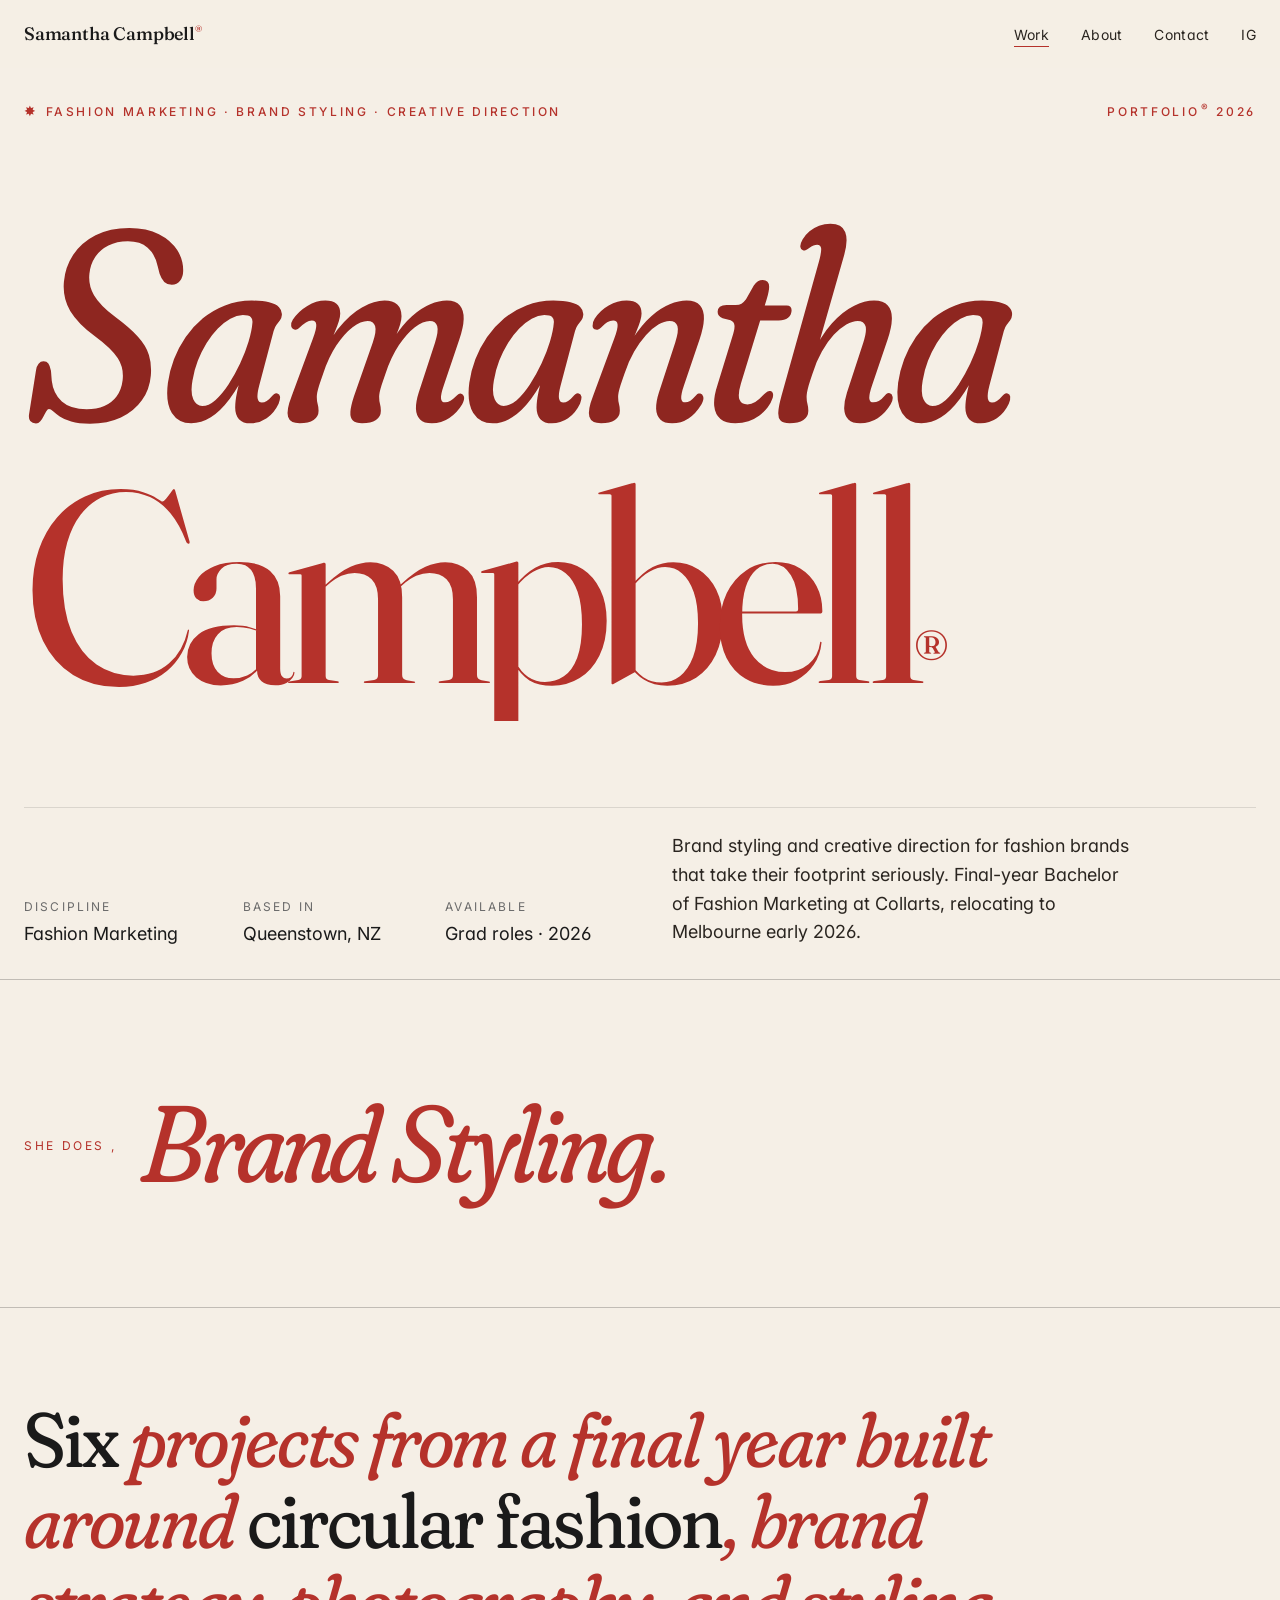
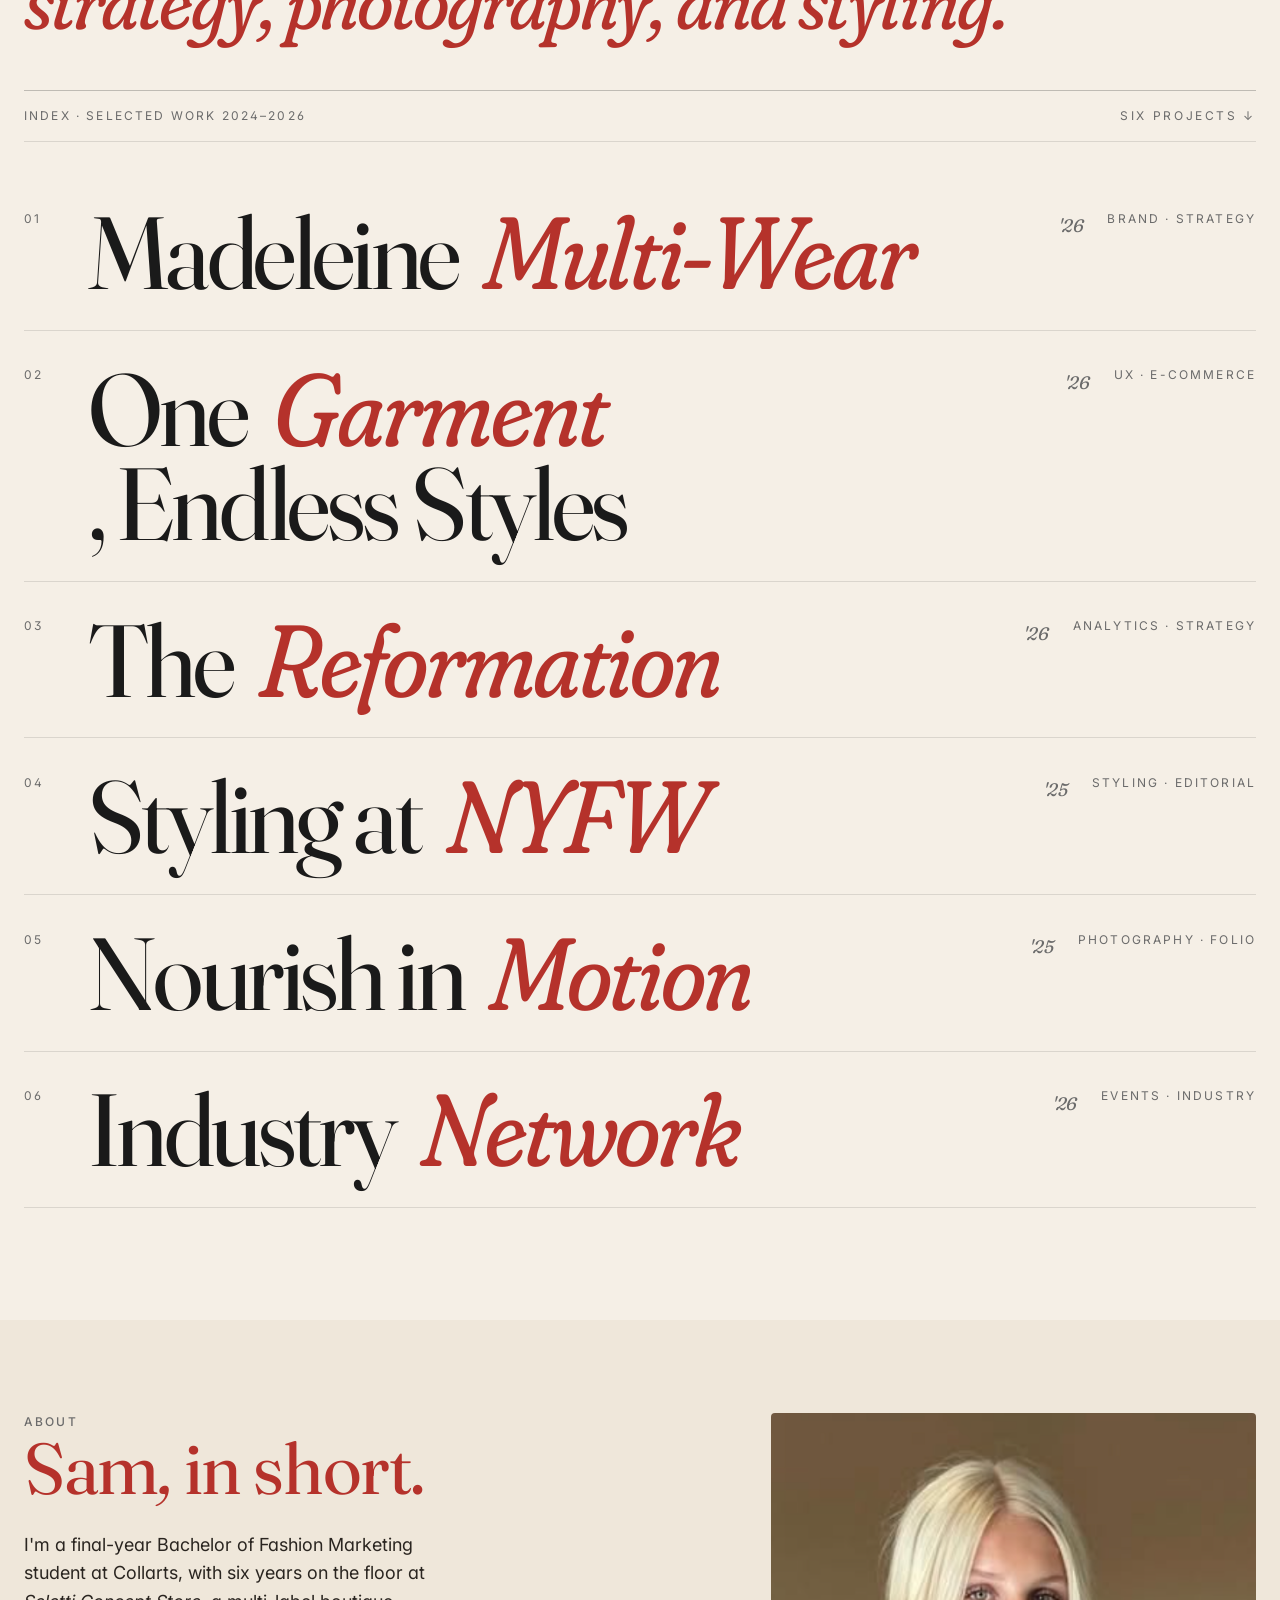
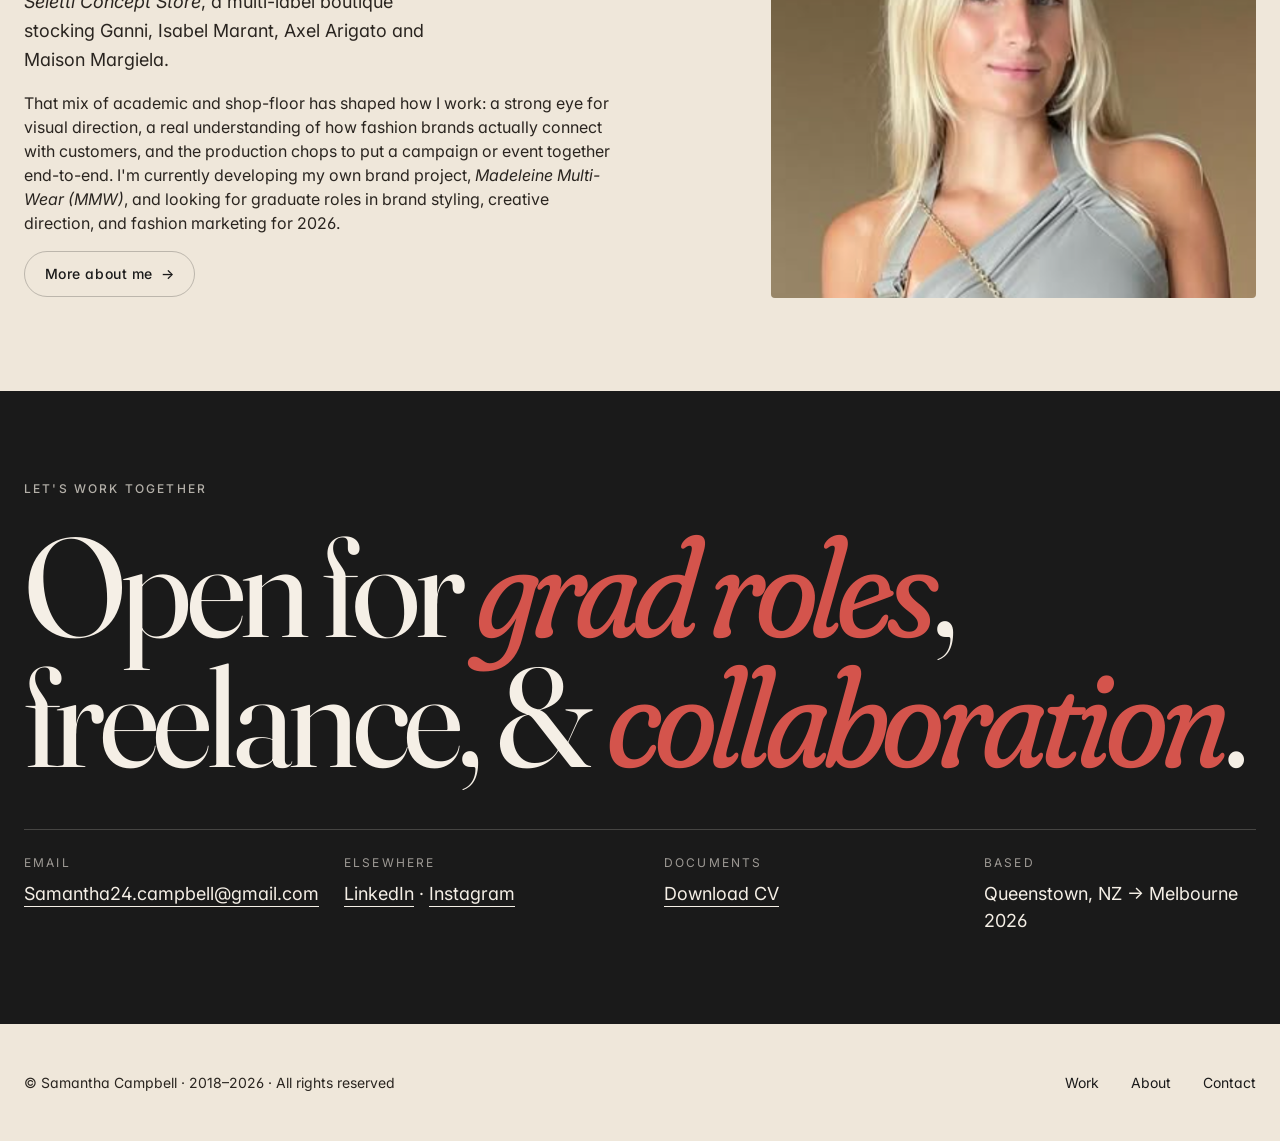
<file: index.html>
<!doctype html>
<html lang="en">
<head>
  <meta charset="utf-8" />
  <meta name="viewport" content="width=device-width, initial-scale=1" />
  <title>Samantha Campbell, Fashion Marketing & Brand Styling</title>
  <meta name="description" content="Samantha Campbell, fashion marketing, brand styling, and creative direction. Final-year Bachelor of Fashion Marketing at Collarts. Based in Queenstown, relocating Melbourne 2026." />
  <meta name="theme-color" content="#F5EFE6" />

  <link rel="preconnect" href="https://fonts.googleapis.com" />
  <link rel="preconnect" href="https://fonts.gstatic.com" crossorigin />
  <link href="https://fonts.googleapis.com/css2?family=Fraunces:ital,opsz,wght,SOFT@0,9..144,400;0,9..144,500;0,9..144,600;1,9..144,400;1,9..144,500&family=Inter:wght@400;500;600&display=swap" rel="stylesheet" />

  <link rel="stylesheet" href="css/tokens.css" />
  <link rel="stylesheet" href="css/styles.css" />
</head>
<body>

  <header class="nav" id="nav">
    <div class="container nav__inner">
      <a class="nav__brand" href="index.html">Samantha Campbell<sup>®</sup></a>
      <button class="nav__toggle" aria-expanded="false" aria-controls="nav-list">Menu</button>
      <nav>
        <ul class="nav__list" id="nav-list">
          <li><a class="nav__link is-active" href="index.html">Work</a></li>
          <li><a class="nav__link" href="about.html">About</a></li>
          <li><a class="nav__link" href="#contact">Contact</a></li>
          <li><a class="nav__link" href="https://instagram.com/samanthacampbellll" rel="noopener" target="_blank">IG</a></li>
        </ul>
      </nav>
    </div>
  </header>

  <main id="main">
    <!-- Hero -->
    <section class="hero">
      <div class="container">
        <div class="hero__top">
          <span><span class="hero__star" aria-hidden="true">✸</span>Fashion Marketing · Brand Styling · Creative Direction</span>
          <span>Portfolio<sup style="margin-left:0.2em;">®</sup> 2026</span>
        </div>
        <div class="hero__name-wrap">
          <h1 class="hero__name">
            <span class="hero__line"><span class="hero__line-inner"><em>Samantha</em></span></span>
            <span class="hero__line"><span class="hero__line-inner delay">Campbell<sup>®</sup></span></span>
          </h1>
        </div>
        <div class="hero__bottom">
          <dl class="hero__meta">
            <div>
              <dt>Discipline</dt>
              <dd>Fashion Marketing</dd>
            </div>
            <div>
              <dt>Based in</dt>
              <dd>Queenstown, NZ</dd>
            </div>
            <div>
              <dt>Available</dt>
              <dd>Grad roles · 2026</dd>
            </div>
          </dl>
          <p class="hero__intro lede">
            Brand styling and creative direction for fashion brands that take their footprint seriously. Final-year Bachelor of Fashion Marketing at Collarts, relocating to Melbourne early 2026.
          </p>
        </div>
      </div>
    </section>

    <!-- Discipline cycler -->
    <section class="cycler" aria-label="Disciplines">
      <div class="container">
        <div class="cycler__row fade-in">
          <span class="cycler__label">She does ,</span>
          <span class="cycler__words" aria-live="polite">
            <span class="cycler__word is-active"><em>Brand Styling.</em></span>
            <span class="cycler__word"><em>Visual Direction.</em></span>
            <span class="cycler__word"><em>Campaign Strategy.</em></span>
            <span class="cycler__word"><em>Creative Direction.</em></span>
            <span class="cycler__word"><em>Fashion Marketing.</em></span>
          </span>
        </div>
      </div>
    </section>

    <!-- Project list -->
    <section class="projects" aria-label="Selected work">
      <div class="container">
        <p class="ticker fade-in"><em>Six</em> projects from a final year built around <em>circular fashion</em>, brand strategy, photography, and styling.</p>

        <div class="projects__head" style="margin-top: var(--space-7);">
          <span>Index · Selected Work 2024–2026</span>
          <span>Six projects ↓</span>
        </div>

        <ul class="project-list" role="list">
          <li class="reveal-row">
            <a class="project-row" href="work/mmw-proposal.html" aria-label="Madeleine Multi-Wear venture proposal">
              <div class="project-row__inner">
                <span class="project-row__num">01</span>
                <h2 class="project-row__name">Madeleine <em>Multi-Wear</em></h2>
                <span class="project-row__year">'26</span>
                <span class="project-row__discipline">Brand · Strategy</span>
              </div>
            </a>
          </li>

          <li class="reveal-row">
            <a class="project-row" href="work/mmw-ux.html" aria-label="MMW user experience case study">
              <div class="project-row__inner">
                <span class="project-row__num">02</span>
                <h2 class="project-row__name">One <em>Garment</em>, Endless Styles</h2>
                <span class="project-row__year">'26</span>
                <span class="project-row__discipline">UX · E-commerce</span>
              </div>
            </a>
          </li>

          <li class="reveal-row">
            <a class="project-row" href="work/reformation.html" aria-label="Reformation data-led marketing plan">
              <div class="project-row__inner">
                <span class="project-row__num">03</span>
                <h2 class="project-row__name">The <em>Reformation</em></h2>
                <span class="project-row__year">'26</span>
                <span class="project-row__discipline">Analytics · Strategy</span>
              </div>
            </a>
          </li>

          <li class="reveal-row">
            <a class="project-row" href="work/personal-styling.html" aria-label="Personal styling case study, Poppy Eradus at NYFW">
              <div class="project-row__inner">
                <span class="project-row__num">04</span>
                <h2 class="project-row__name">Styling at <em>NYFW</em></h2>
                <span class="project-row__year">'25</span>
                <span class="project-row__discipline">Styling · Editorial</span>
              </div>
            </a>
          </li>

          <li class="reveal-row">
            <a class="project-row" href="work/nourish-in-motion.html" aria-label="Nourish in Motion photography folio">
              <div class="project-row__inner">
                <span class="project-row__num">05</span>
                <h2 class="project-row__name">Nourish in <em>Motion</em></h2>
                <span class="project-row__year">'25</span>
                <span class="project-row__discipline">Photography · Folio</span>
              </div>
            </a>
          </li>

          <li class="reveal-row">
            <a class="project-row" href="work/networking-event.html" aria-label="Industry networking event with Dame Pieter Stewart">
              <div class="project-row__inner">
                <span class="project-row__num">06</span>
                <h2 class="project-row__name">Industry <em>Network</em></h2>
                <span class="project-row__year">'26</span>
                <span class="project-row__discipline">Events · Industry</span>
              </div>
            </a>
          </li>
        </ul>
      </div>
    </section>

    <!-- About teaser -->
    <section class="section about-teaser">
      <div class="container">
        <div class="about-teaser__grid fade-in">
          <div class="about-teaser__copy">
            <p class="eyebrow">About</p>
            <h2>Sam<em style="font-style: italic;">,</em> in short.</h2>
            <p class="lede">
              I'm a final-year Bachelor of Fashion Marketing student at Collarts, with six years on the floor at <em style="font-style: italic;">Seletti Concept Store</em>, a multi-label boutique stocking Ganni, Isabel Marant, Axel Arigato and Maison Margiela.
            </p>
            <p>
              That mix of academic and shop-floor has shaped how I work: a strong eye for visual direction, a real understanding of how fashion brands actually connect with customers, and the production chops to put a campaign or event together end-to-end. I'm currently developing my own brand project, <em style="font-style: italic;">Madeleine Multi-Wear (MMW)</em>, and looking for graduate roles in brand styling, creative direction, and fashion marketing for 2026.
            </p>
            <p class="mt-5">
              <a class="btn btn--ghost" href="about.html">More about me <span class="btn__arrow" aria-hidden="true">→</span></a>
            </p>
          </div>
          <div class="about-teaser__media">
            <img src="assets/images/headshot.jpg" alt="Samantha Campbell" class="portrait" />
          </div>
        </div>
      </div>
    </section>

    <!-- Outro / Contact -->
    <section class="outro" id="contact">
      <div class="container">
        <div class="fade-in">
          <p class="eyebrow" style="color: rgba(245,239,230,0.7); margin-bottom: var(--space-5);">Let's work together</p>
          <h2>Open for <em>grad roles</em>, freelance, & <em>collaboration</em>.</h2>
          <dl class="outro__details">
            <div>
              <dt>Email</dt>
              <dd><a href="mailto:Samantha24.campbell@gmail.com">Samantha24.campbell@gmail.com</a></dd>
            </div>
            <div>
              <dt>Elsewhere</dt>
              <dd><a href="https://www.linkedin.com/in/samantha-campbell-59774a300/" rel="noopener" target="_blank">LinkedIn</a> · <a href="https://instagram.com/samanthacampbellll" rel="noopener" target="_blank">Instagram</a></dd>
            </div>
            <div>
              <dt>Documents</dt>
              <dd><a href="assets/pdfs/Samantha-Campbell-CV.pdf" download>Download CV</a></dd>
            </div>
            <div>
              <dt>Based</dt>
              <dd>Queenstown, NZ → Melbourne 2026</dd>
            </div>
          </dl>
        </div>
      </div>
    </section>

    <footer class="footer">
      <div class="container footer__inner">
        <p>© Samantha Campbell · 2018–2026 · All rights reserved</p>
        <nav aria-label="Footer">
          <ul>
            <li><a href="index.html">Work</a></li>
            <li><a href="about.html">About</a></li>
            <li><a href="#contact">Contact</a></li>
          </ul>
        </nav>
      </div>
    </footer>
  </main>

  <script src="js/main.js"></script>
</body>
</html>
</file>
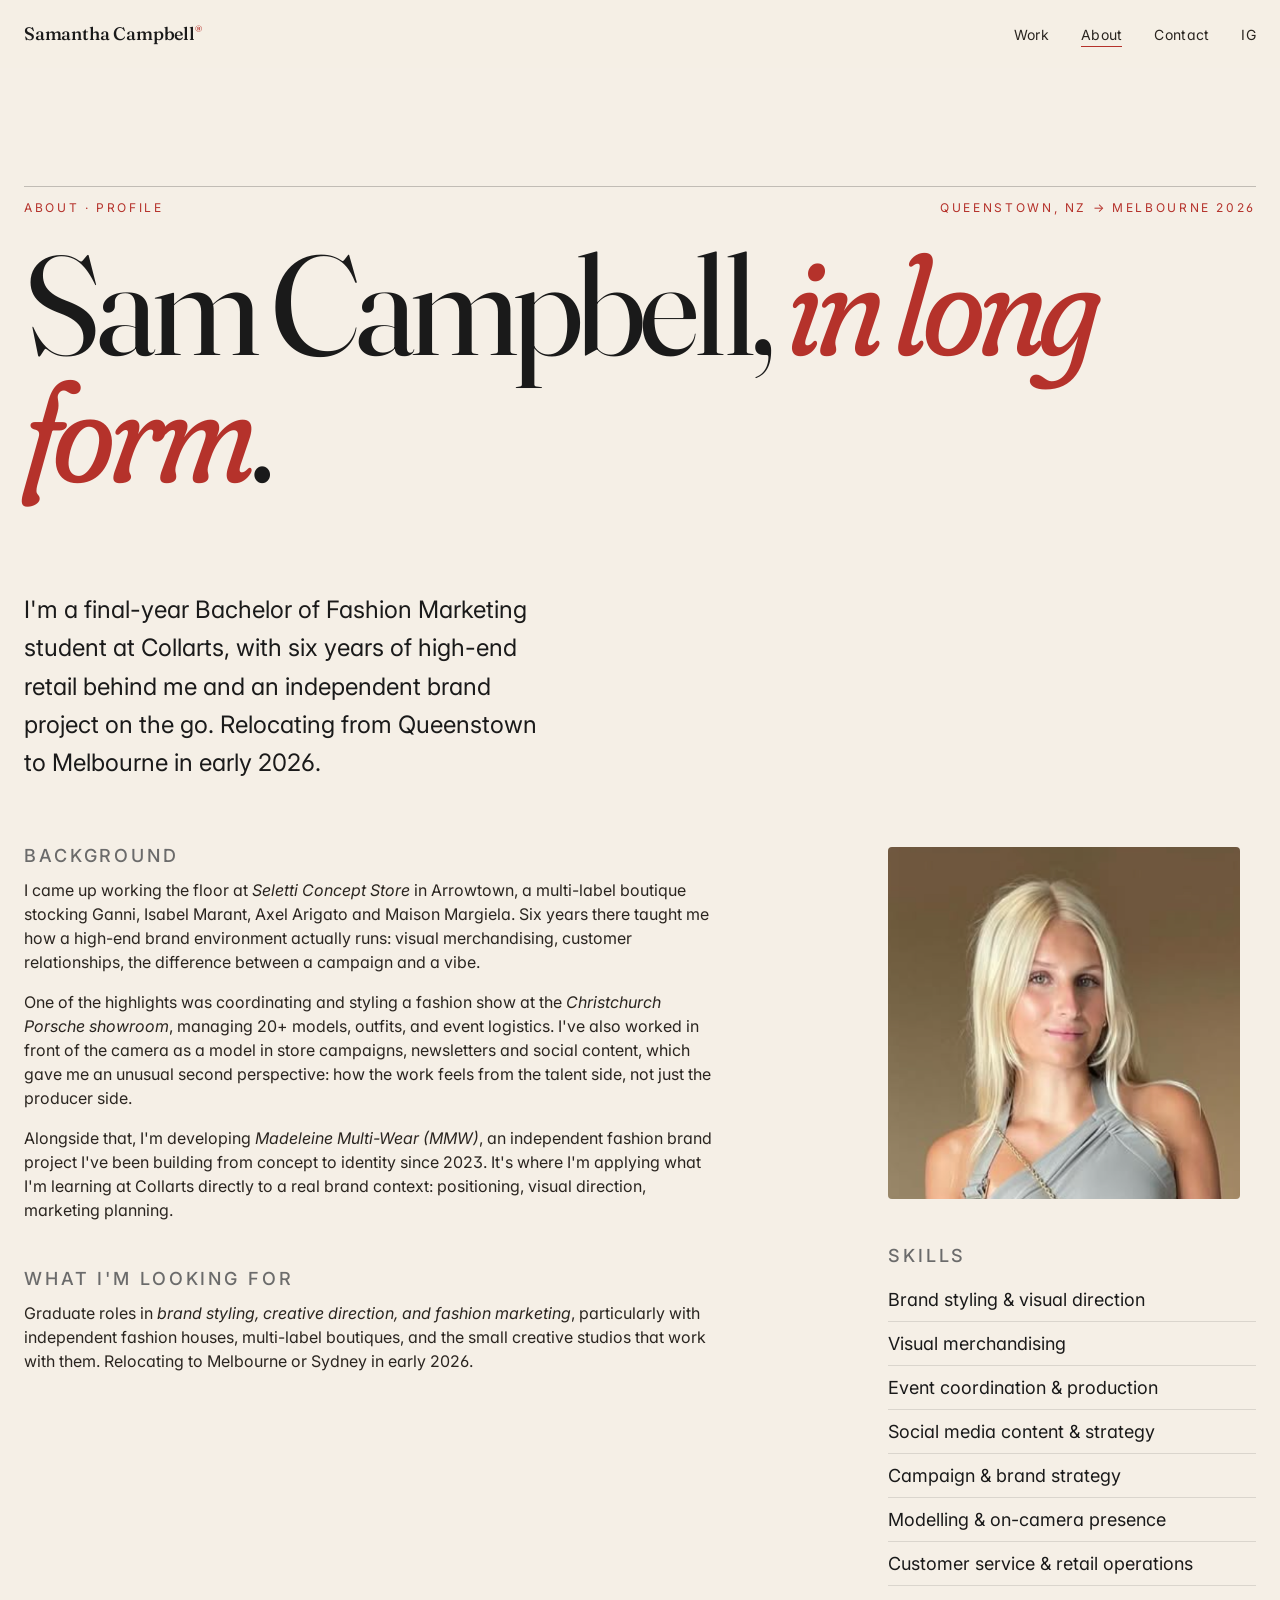
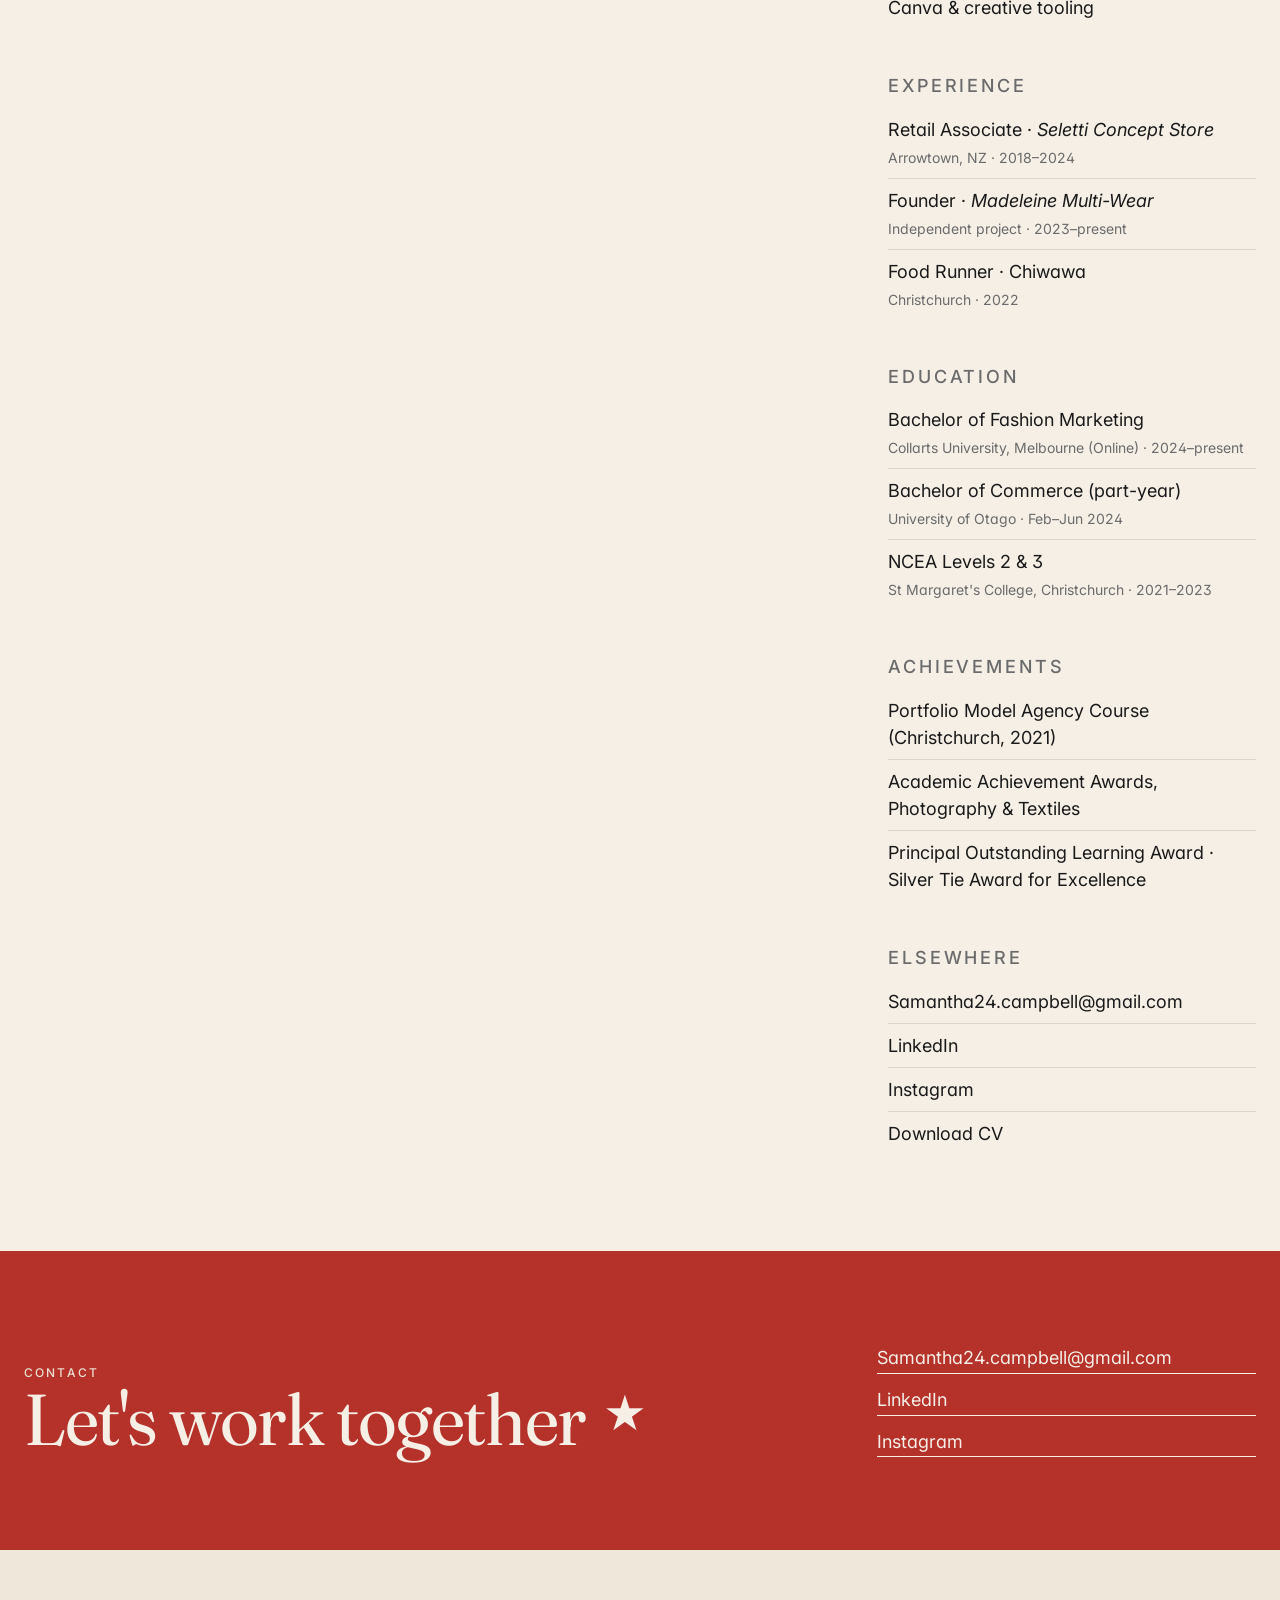
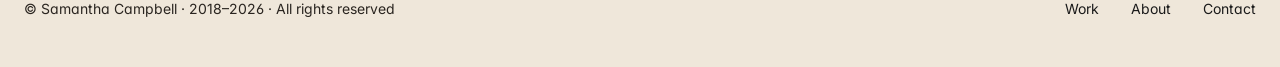
<file: about.html>
<!doctype html>
<html lang="en">
<head>
  <meta charset="utf-8" />
  <meta name="viewport" content="width=device-width, initial-scale=1" />
  <title>About, Samantha Campbell</title>
  <meta name="description" content="About Samantha Campbell, fashion marketing graduate based in Melbourne. Skills, education, and what I'm looking for." />
  <meta name="theme-color" content="#F5EFE6" />

  <link rel="preconnect" href="https://fonts.googleapis.com" />
  <link rel="preconnect" href="https://fonts.gstatic.com" crossorigin />
  <link href="https://fonts.googleapis.com/css2?family=Fraunces:ital,opsz,wght,SOFT@0,9..144,400;0,9..144,500;0,9..144,600;1,9..144,400;1,9..144,500&family=Inter:wght@400;500;600&display=swap" rel="stylesheet" />

  <link rel="stylesheet" href="css/tokens.css" />
  <link rel="stylesheet" href="css/styles.css" />
</head>
<body>

  <header class="nav" id="nav">
    <div class="container nav__inner">
      <a class="nav__brand" href="index.html">Samantha Campbell<sup>®</sup></a>
      <button class="nav__toggle" aria-expanded="false" aria-controls="nav-list">Menu</button>
      <nav>
        <ul class="nav__list" id="nav-list">
          <li><a class="nav__link" href="index.html">Work</a></li>
          <li><a class="nav__link is-active" href="about.html">About</a></li>
          <li><a class="nav__link" href="index.html#contact">Contact</a></li>
          <li><a class="nav__link" href="https://instagram.com/samanthacampbellll" rel="noopener" target="_blank">IG</a></li>
        </ul>
      </nav>
    </div>
  </header>

  <main id="main">
    <header class="about-hero">
      <div class="container">
        <div class="about-hero__eyebrow">
          <span>About · Profile</span>
          <span>Queenstown, NZ → Melbourne 2026</span>
        </div>
        <h1>Sam Campbell, <em>in long form</em>.</h1>
      </div>
    </header>

    <div class="container">
      <div class="about-grid">
        <div class="about-grid__lede fade-in">
          <p class="lede" style="font-size: var(--fs-lg); color: var(--text-near-black); max-width: 36ch;">
            I'm a final-year Bachelor of Fashion Marketing student at Collarts, with six years of high-end retail behind me and an independent brand project on the go. Relocating from Queenstown to Melbourne in early 2026.
          </p>
        </div>

        <div class="about-grid__body fade-in">
          <h3>Background</h3>
          <p>
            I came up working the floor at <em style="font-style: italic;">Seletti Concept Store</em> in Arrowtown, a multi-label boutique stocking Ganni, Isabel Marant, Axel Arigato and Maison Margiela. Six years there taught me how a high-end brand environment actually runs: visual merchandising, customer relationships, the difference between a campaign and a vibe.
          </p>
          <p>
            One of the highlights was coordinating and styling a fashion show at the <em style="font-style: italic;">Christchurch Porsche showroom</em>, managing 20+ models, outfits, and event logistics. I've also worked in front of the camera as a model in store campaigns, newsletters and social content, which gave me an unusual second perspective: how the work feels from the talent side, not just the producer side.
          </p>
          <p>
            Alongside that, I'm developing <em style="font-style: italic;">Madeleine Multi-Wear (MMW)</em>, an independent fashion brand project I've been building from concept to identity since 2023. It's where I'm applying what I'm learning at Collarts directly to a real brand context: positioning, visual direction, marketing planning.
          </p>

          <h3 class="mt-7">What I'm looking for</h3>
          <p>
            Graduate roles in <em style="font-style: italic;">brand styling, creative direction, and fashion marketing</em>, particularly with independent fashion houses, multi-label boutiques, and the small creative studios that work with them. Relocating to Melbourne or Sydney in early 2026.
          </p>
        </div>

        <aside class="about-grid__sidebar fade-in">
          <img src="assets/images/headshot.jpg" alt="Samantha Campbell" class="portrait" />

          <div>
            <h3>Skills</h3>
            <ul>
              <li>Brand styling &amp; visual direction</li>
              <li>Visual merchandising</li>
              <li>Event coordination &amp; production</li>
              <li>Social media content &amp; strategy</li>
              <li>Campaign &amp; brand strategy</li>
              <li>Modelling &amp; on-camera presence</li>
              <li>Customer service &amp; retail operations</li>
              <li>Canva &amp; creative tooling</li>
            </ul>
          </div>

          <div>
            <h3>Experience</h3>
            <ul>
              <li>Retail Associate · <em style="font-style: italic;">Seletti Concept Store</em><br><span style="color: var(--text-muted); font-size: var(--fs-sm);">Arrowtown, NZ · 2018–2024</span></li>
              <li>Founder · <em style="font-style: italic;">Madeleine Multi-Wear</em><br><span style="color: var(--text-muted); font-size: var(--fs-sm);">Independent project · 2023–present</span></li>
              <li>Food Runner · Chiwawa<br><span style="color: var(--text-muted); font-size: var(--fs-sm);">Christchurch · 2022</span></li>
            </ul>
          </div>

          <div>
            <h3>Education</h3>
            <ul>
              <li>Bachelor of Fashion Marketing<br><span style="color: var(--text-muted); font-size: var(--fs-sm);">Collarts University, Melbourne (Online) · 2024–present</span></li>
              <li>Bachelor of Commerce (part-year)<br><span style="color: var(--text-muted); font-size: var(--fs-sm);">University of Otago · Feb–Jun 2024</span></li>
              <li>NCEA Levels 2 &amp; 3<br><span style="color: var(--text-muted); font-size: var(--fs-sm);">St Margaret's College, Christchurch · 2021–2023</span></li>
            </ul>
          </div>

          <div>
            <h3>Achievements</h3>
            <ul>
              <li>Portfolio Model Agency Course (Christchurch, 2021)</li>
              <li>Academic Achievement Awards, Photography &amp; Textiles</li>
              <li>Principal Outstanding Learning Award · Silver Tie Award for Excellence</li>
            </ul>
          </div>

          <div>
            <h3>Elsewhere</h3>
            <ul>
              <li><a href="mailto:Samantha24.campbell@gmail.com">Samantha24.campbell@gmail.com</a></li>
              <li><a href="https://www.linkedin.com/in/samantha-campbell-59774a300/" rel="noopener" target="_blank">LinkedIn</a></li>
              <li><a href="https://instagram.com/samanthacampbellll" rel="noopener" target="_blank">Instagram</a></li>
              <li><a href="assets/pdfs/Samantha-Campbell-CV.pdf" download>Download CV</a></li>
            </ul>
          </div>
        </aside>
      </div>
    </div>

    <section class="section contact" id="contact" style="margin-top: var(--space-9);">
      <div class="container">
        <div class="contact__grid fade-in">
          <div class="contact__heading">
            <p class="eyebrow">Contact</p>
            <h2>Let's work together <span class="contact__star" aria-hidden="true">★</span></h2>
          </div>
          <div class="contact__details">
            <a href="mailto:Samantha24.campbell@gmail.com">Samantha24.campbell@gmail.com</a>
            <a href="https://www.linkedin.com/in/samantha-campbell-59774a300/" rel="noopener" target="_blank">LinkedIn</a>
            <a href="https://instagram.com/samanthacampbellll" rel="noopener" target="_blank">Instagram</a>
          </div>
        </div>
      </div>
    </section>

    <footer class="footer">
      <div class="container footer__inner">
        <p>© Samantha Campbell · 2018–2026 · All rights reserved</p>
        <nav aria-label="Footer">
          <ul>
            <li><a href="index.html">Work</a></li>
            <li><a href="about.html">About</a></li>
            <li><a href="#contact">Contact</a></li>
          </ul>
        </nav>
      </div>
    </footer>
  </main>

  <script src="js/main.js"></script>
</body>
</html>
</file>
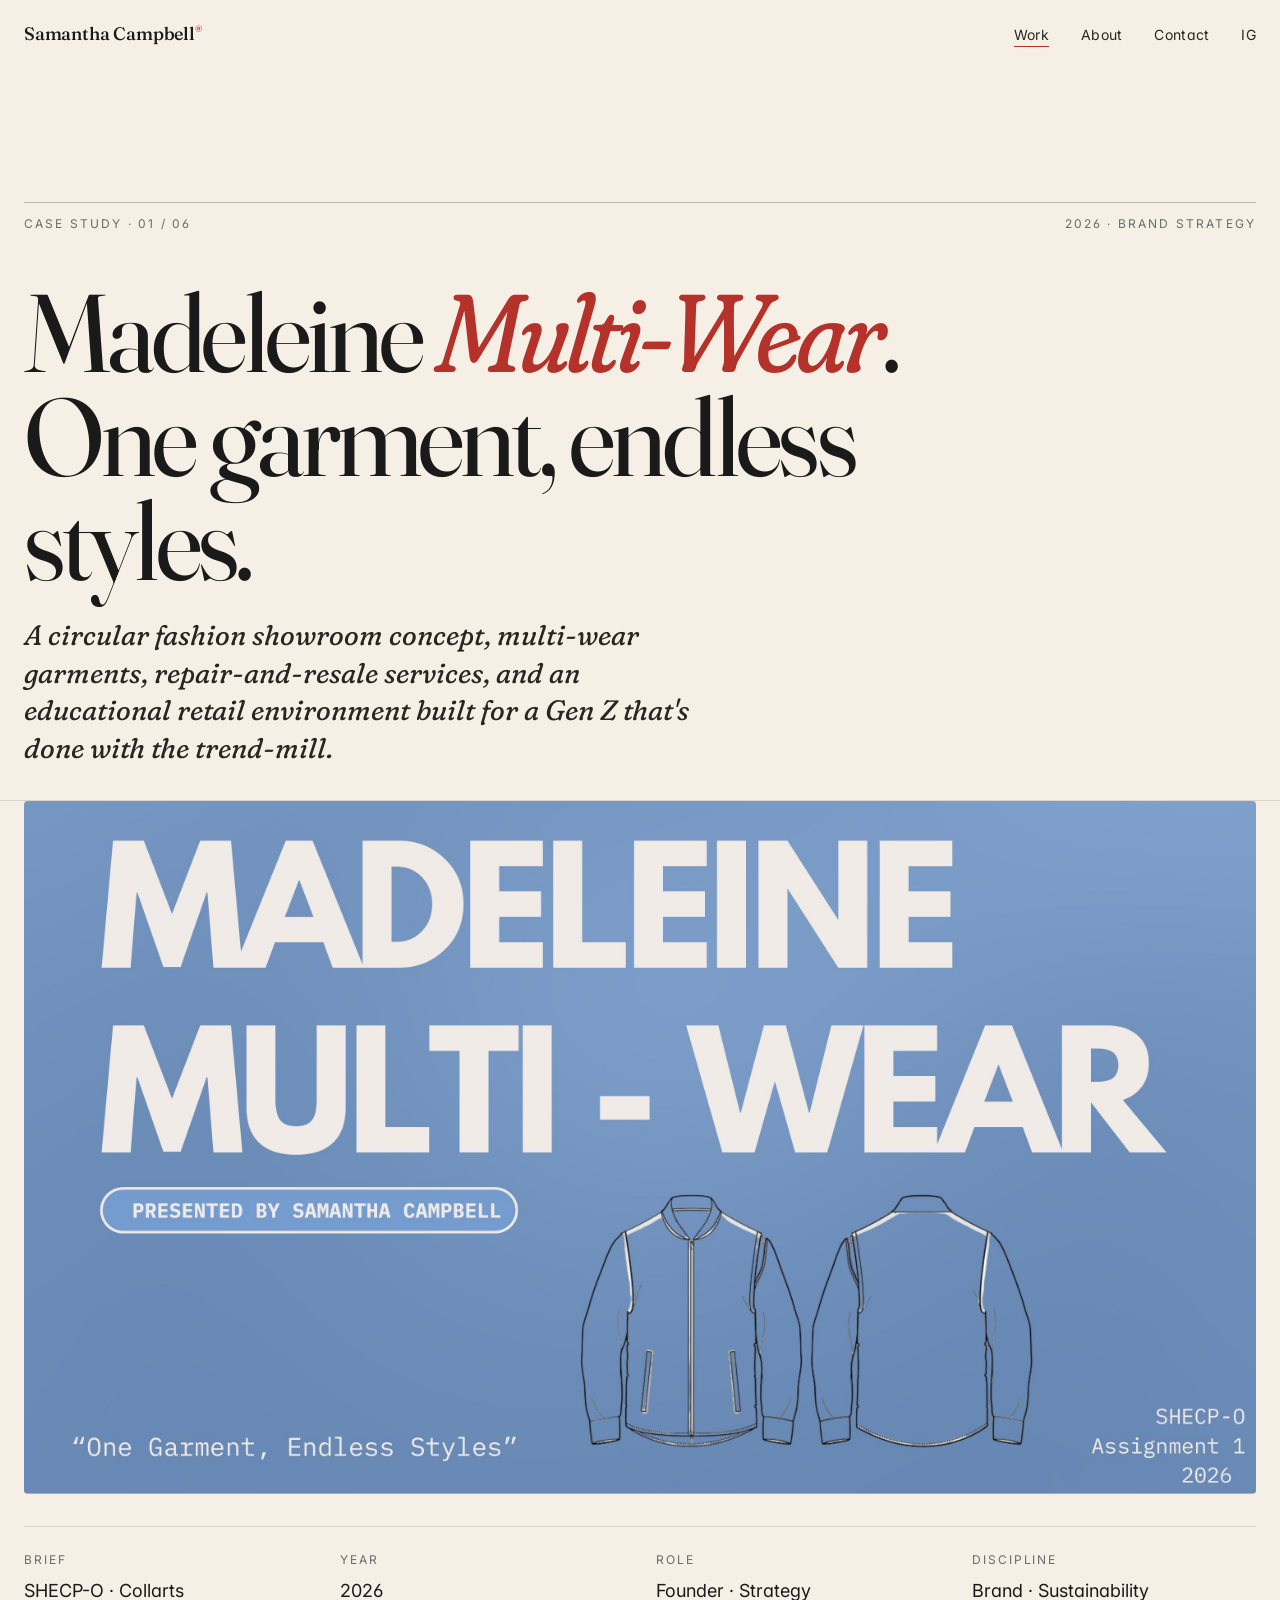
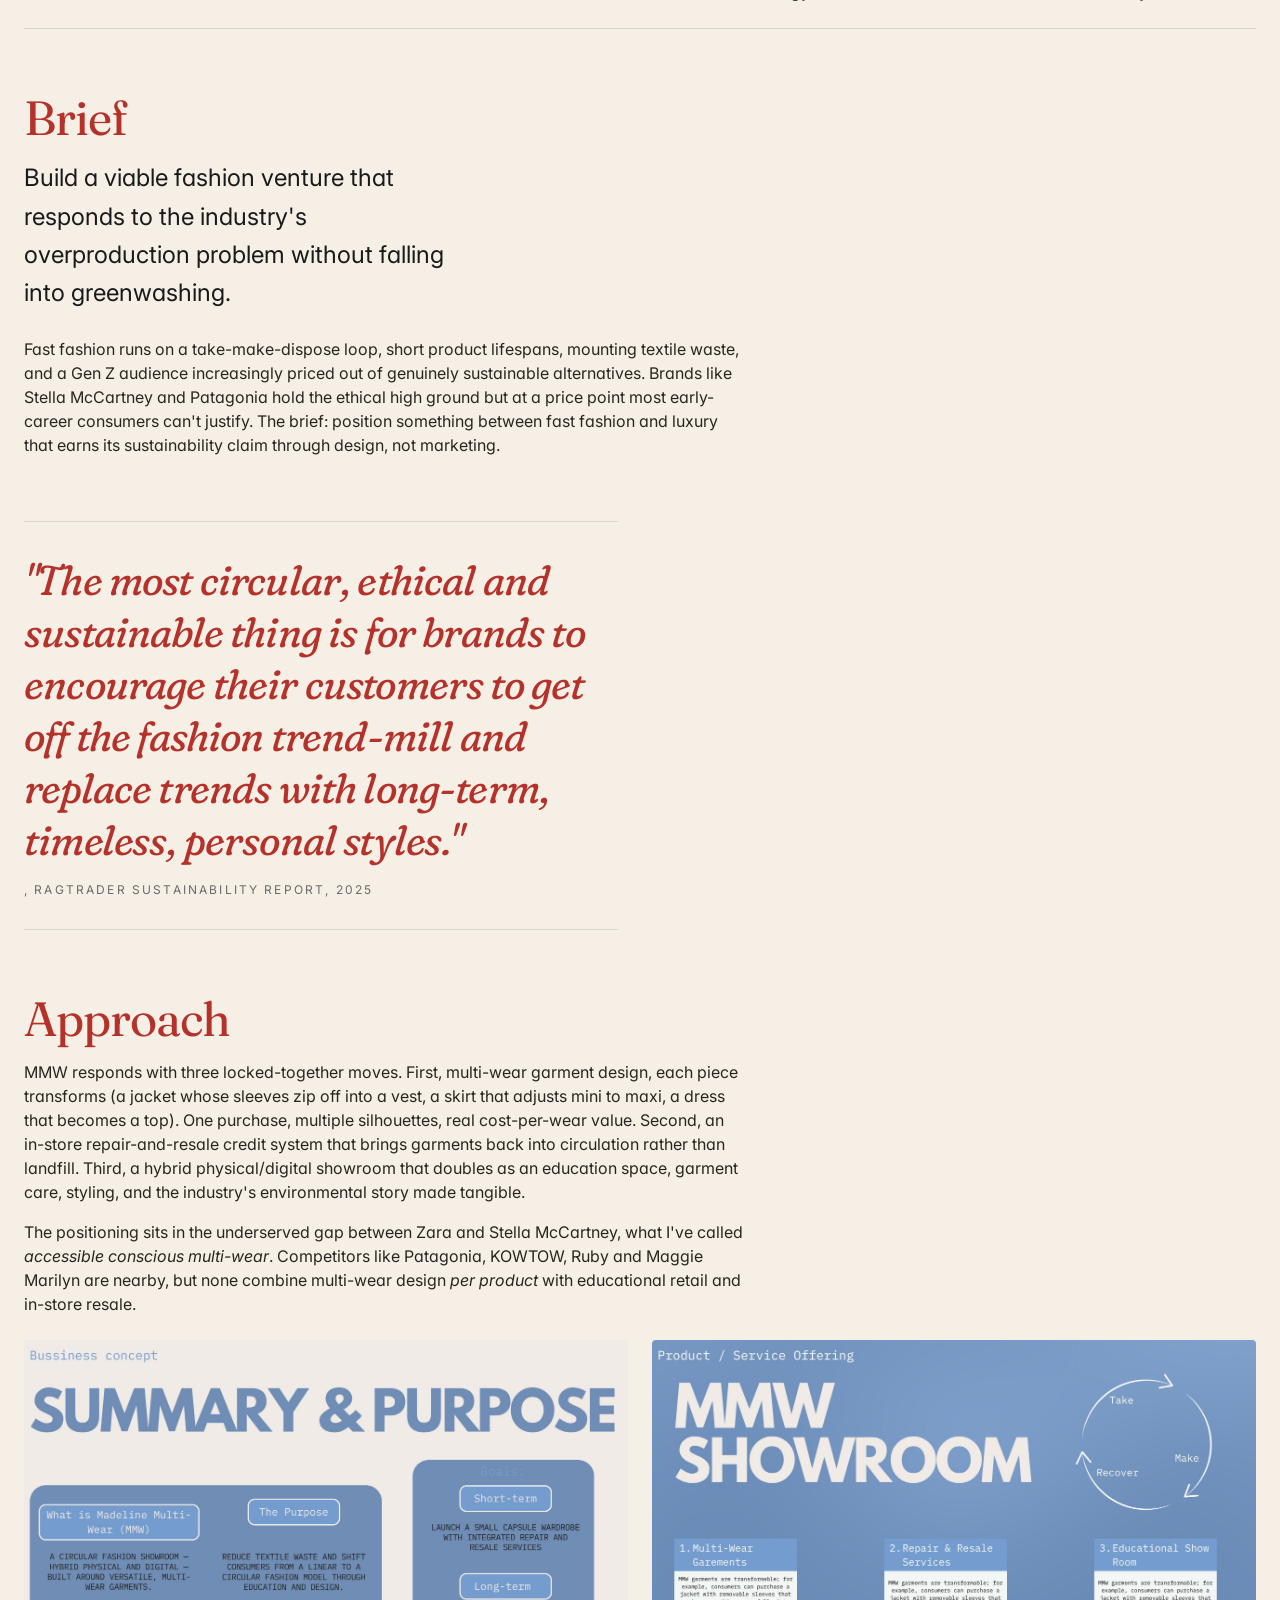
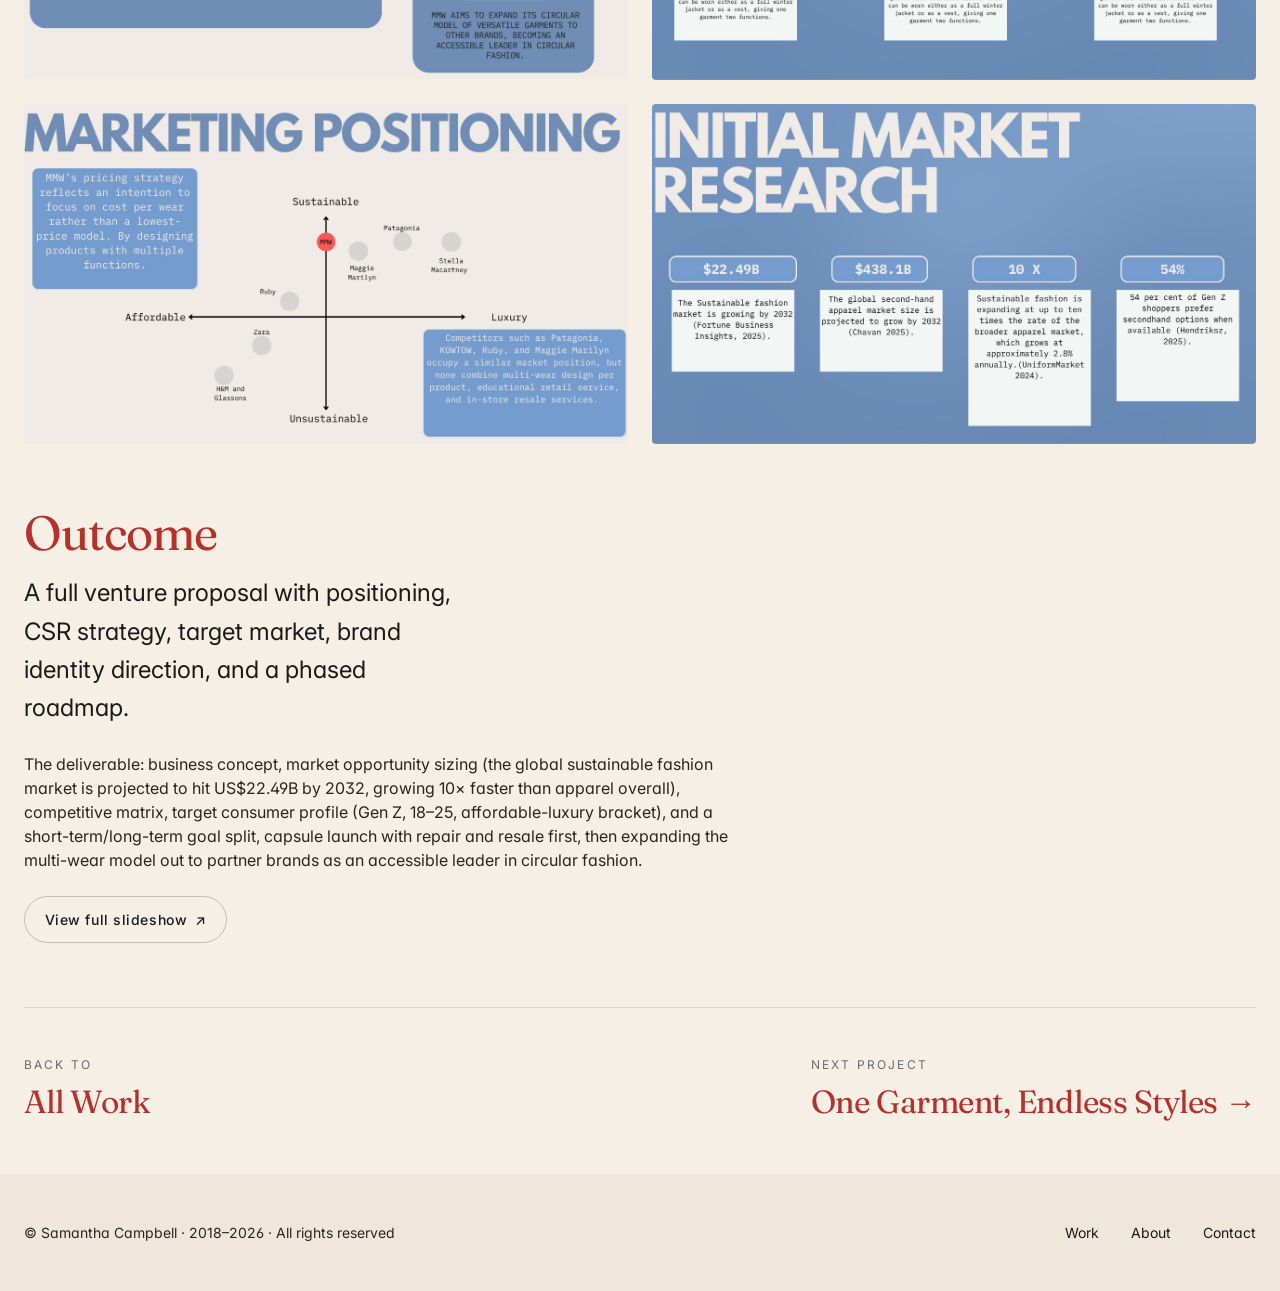
<file: work/mmw-proposal.html>
<!doctype html>
<html lang="en">
<head>
  <meta charset="utf-8" />
  <meta name="viewport" content="width=device-width, initial-scale=1" />
  <title>Madeleine Multi-Wear · Venture Proposal, Samantha Campbell</title>
  <meta name="description" content="A circular fashion showroom concept built around versatile, multi-wear garments. Venture proposal by Samantha Campbell, Collarts Bachelor of Fashion Marketing." />
  <meta name="theme-color" content="#F5EFE6" />

  <link rel="preconnect" href="https://fonts.googleapis.com" />
  <link rel="preconnect" href="https://fonts.gstatic.com" crossorigin />
  <link href="https://fonts.googleapis.com/css2?family=Fraunces:ital,opsz,wght,SOFT@0,9..144,400;0,9..144,500;0,9..144,600;1,9..144,400;1,9..144,500&family=Inter:wght@400;500;600&display=swap" rel="stylesheet" />

  <link rel="stylesheet" href="../css/tokens.css" />
  <link rel="stylesheet" href="../css/styles.css" />
</head>
<body>

  <header class="nav" id="nav">
    <div class="container nav__inner">
      <a class="nav__brand" href="../index.html">Samantha Campbell<sup>®</sup></a>
      <button class="nav__toggle" aria-expanded="false" aria-controls="nav-list">Menu</button>
      <nav>
        <ul class="nav__list" id="nav-list">
          <li><a class="nav__link is-active" href="../index.html">Work</a></li>
          <li><a class="nav__link" href="../about.html">About</a></li>
          <li><a class="nav__link" href="../index.html#contact">Contact</a></li>
          <li><a class="nav__link" href="https://instagram.com/samanthacampbellll" rel="noopener" target="_blank">IG</a></li>
        </ul>
      </nav>
    </div>
  </header>

  <main id="main">
    <header class="case-page-header">
      <div class="container">
        <div class="case-page-header__index">
          <span>Case Study · 01 / 06</span>
          <span>2026 · Brand Strategy</span>
        </div>
        <h1>Madeleine <em>Multi-Wear</em>.<br/>One garment, endless styles.</h1>
        <p class="case-page-header__lede">A circular fashion showroom concept, multi-wear garments, repair-and-resale services, and an educational retail environment built for a Gen Z that's done with the trend-mill.</p>
      </div>
    </header>

    <div class="container">
      <div class="case-hero zoom-in">
        <img src="../assets/images/projects/mmw-proposal-cover.jpg" alt="MMW venture proposal cover" />
      </div>

      <dl class="case-meta fade-in">
        <div><dt>Brief</dt><dd>SHECP-O · Collarts</dd></div>
        <div><dt>Year</dt><dd>2026</dd></div>
        <div><dt>Role</dt><dd>Founder · Strategy</dd></div>
        <div><dt>Discipline</dt><dd>Brand · Sustainability</dd></div>
      </dl>

      <article>
        <section class="case-section fade-in">
          <h2>Brief</h2>
          <p class="lede">Build a viable fashion venture that responds to the industry's overproduction problem without falling into greenwashing.</p>
          <p>Fast fashion runs on a take-make-dispose loop, short product lifespans, mounting textile waste, and a Gen Z audience increasingly priced out of genuinely sustainable alternatives. Brands like Stella McCartney and Patagonia hold the ethical high ground but at a price point most early-career consumers can't justify. The brief: position something between fast fashion and luxury that earns its sustainability claim through design, not marketing.</p>
        </section>

        <blockquote class="case-quote fade-in">
          "The most circular, ethical and sustainable thing is for brands to encourage their customers to get off the fashion trend-mill and replace trends with long-term, timeless, personal styles."
          <cite>, Ragtrader Sustainability Report, 2025</cite>
        </blockquote>

        <section class="case-section fade-in">
          <h2>Approach</h2>
          <p>MMW responds with three locked-together moves. First, multi-wear garment design, each piece transforms (a jacket whose sleeves zip off into a vest, a skirt that adjusts mini to maxi, a dress that becomes a top). One purchase, multiple silhouettes, real cost-per-wear value. Second, an in-store repair-and-resale credit system that brings garments back into circulation rather than landfill. Third, a hybrid physical/digital showroom that doubles as an education space, garment care, styling, and the industry's environmental story made tangible.</p>
          <p>The positioning sits in the underserved gap between Zara and Stella McCartney, what I've called <em style="font-style:italic;">accessible conscious multi-wear</em>. Competitors like Patagonia, KOWTOW, Ruby and Maggie Marilyn are nearby, but none combine multi-wear design <em style="font-style:italic;">per product</em> with educational retail and in-store resale.</p>
          <div class="case-gallery case-gallery--rich">
            <img src="../assets/images/galleries/mmw-proposal-2.jpg" alt="MMW summary and purpose slide" />
            <img src="../assets/images/galleries/mmw-proposal-3.jpg" alt="Product and service offering" />
            <img src="../assets/images/galleries/mmw-proposal-4.jpg" alt="Market positioning matrix" />
            <img src="../assets/images/galleries/mmw-proposal-5.jpg" alt="Initial market research data" />
          </div>
        </section>

        <section class="case-section fade-in">
          <h2>Outcome</h2>
          <p class="lede">A full venture proposal with positioning, CSR strategy, target market, brand identity direction, and a phased roadmap.</p>
          <p>The deliverable: business concept, market opportunity sizing (the global sustainable fashion market is projected to hit US$22.49B by 2032, growing 10× faster than apparel overall), competitive matrix, target consumer profile (Gen Z, 18–25, affordable-luxury bracket), and a short-term/long-term goal split, capsule launch with repair and resale first, then expanding the multi-wear model out to partner brands as an accessible leader in circular fashion.</p>
          <p style="margin-top: var(--space-5);"><a class="btn btn--ghost" href="../assets/pdfs/mmw-proposal.pdf" target="_blank" rel="noopener">View full slideshow <span class="btn__arrow" aria-hidden="true">↗</span></a></p>
        </section>
      </article>

      <nav class="case-nav" aria-label="Project navigation">
        <a href="../index.html"><small>Back to</small>All Work</a>
        <a href="mmw-ux.html"><small>Next project</small>One Garment, Endless Styles →</a>
      </nav>
    </div>

    <footer class="footer">
      <div class="container footer__inner">
        <p>© Samantha Campbell · 2018–2026 · All rights reserved</p>
        <nav aria-label="Footer">
          <ul>
            <li><a href="../index.html">Work</a></li>
            <li><a href="../about.html">About</a></li>
            <li><a href="../index.html#contact">Contact</a></li>
          </ul>
        </nav>
      </div>
    </footer>
  </main>

  <script src="../js/main.js"></script>
</body>
</html>
</file>
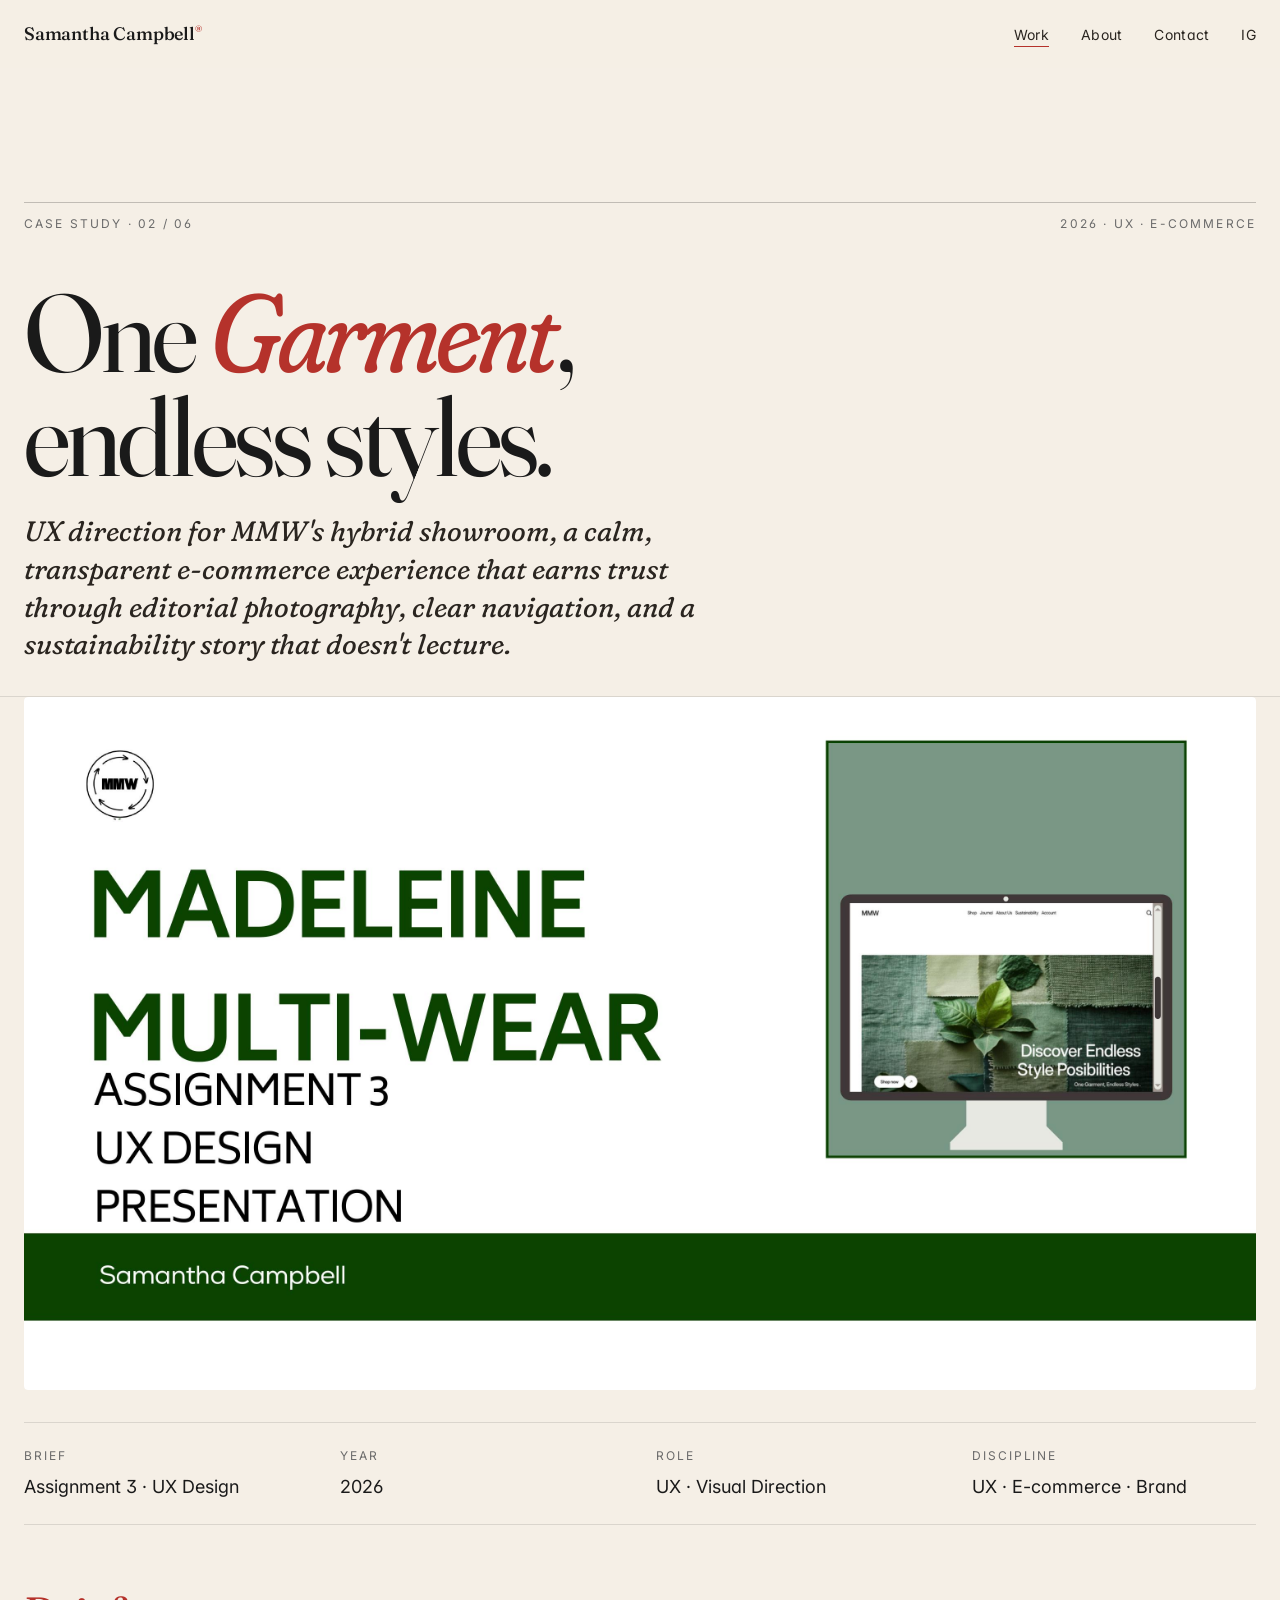
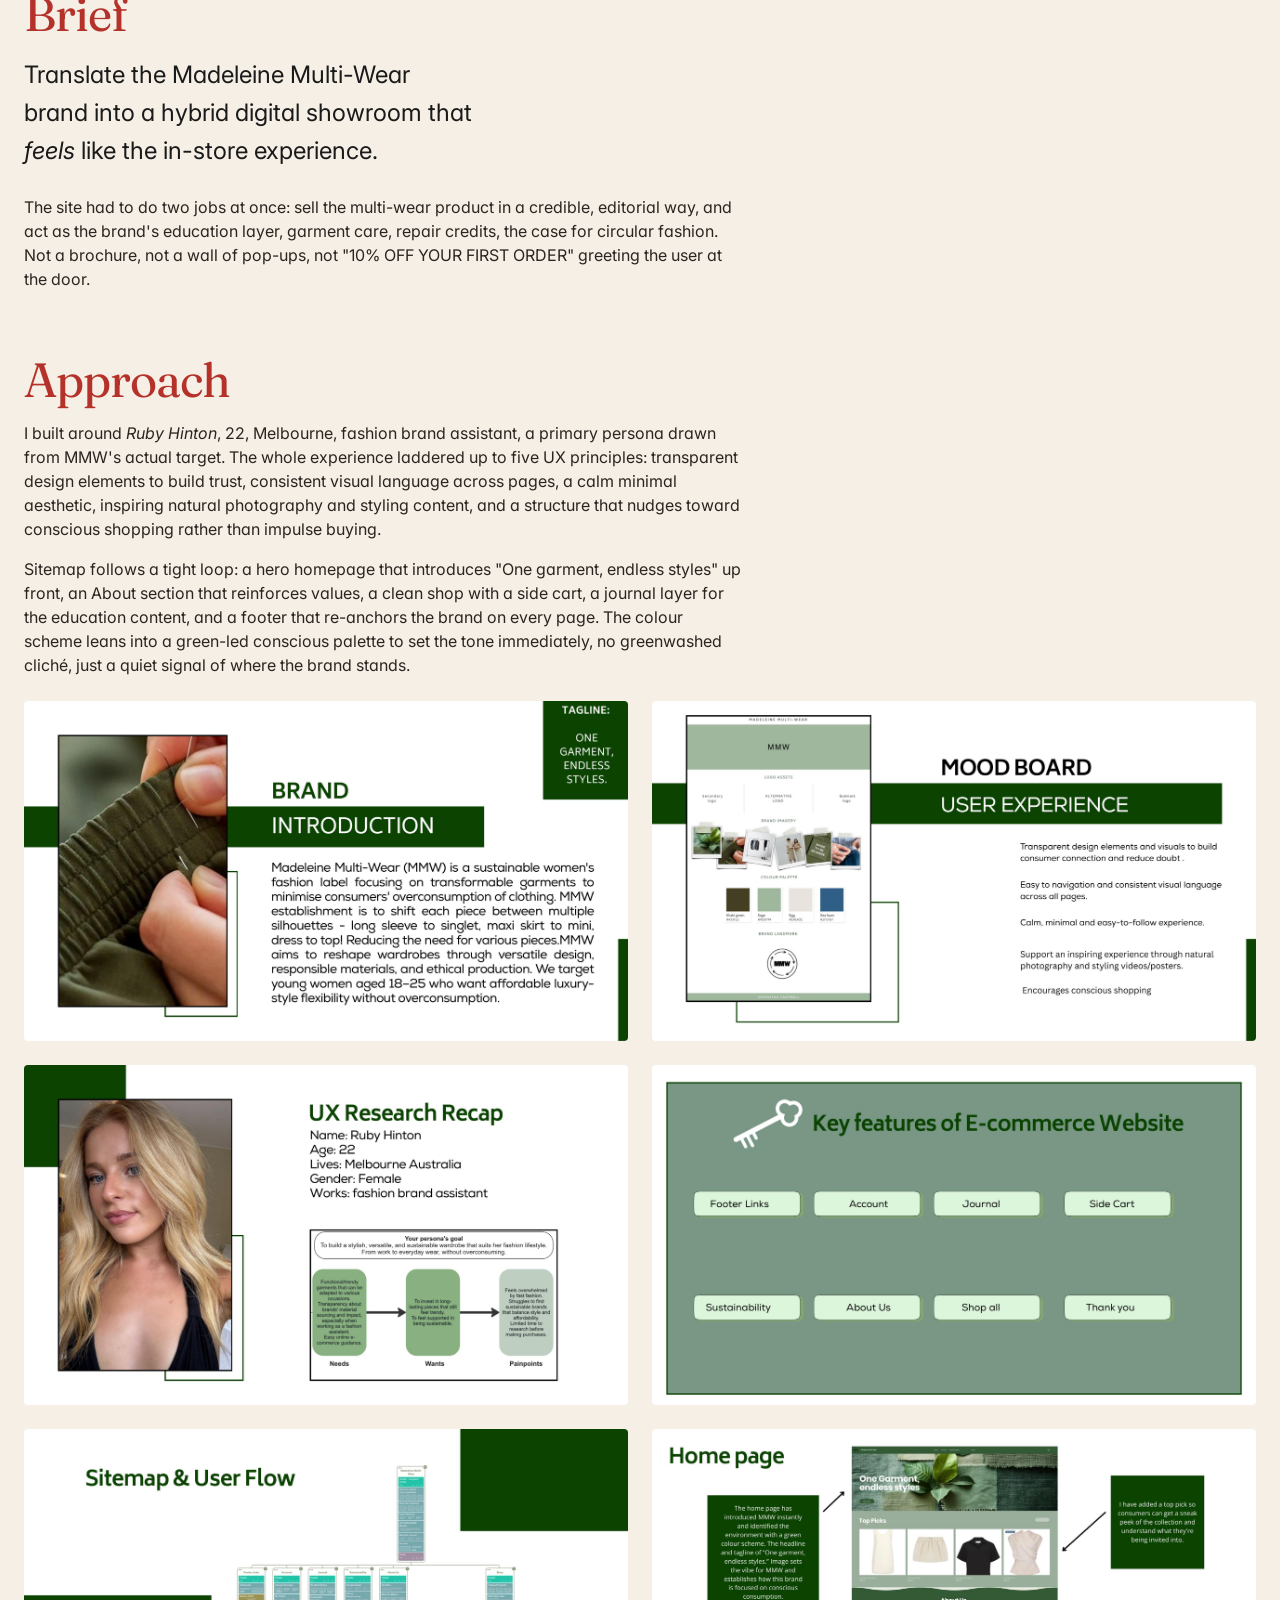
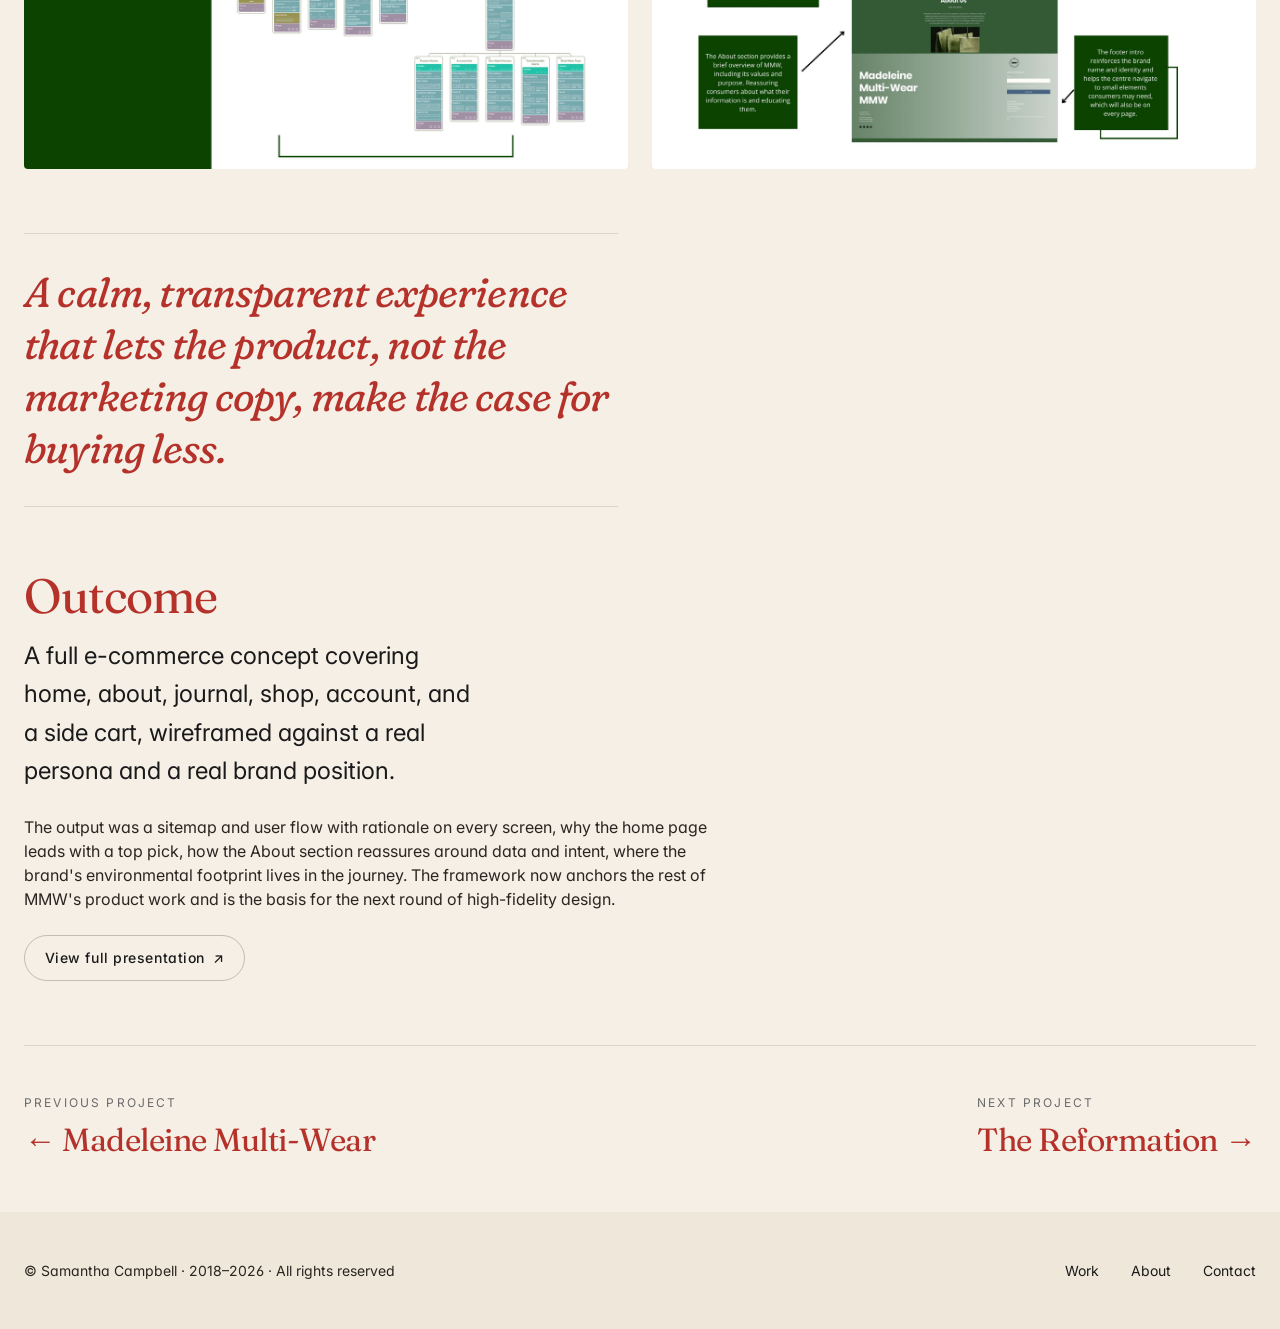
<file: work/mmw-ux.html>
<!doctype html>
<html lang="en">
<head>
  <meta charset="utf-8" />
  <meta name="viewport" content="width=device-width, initial-scale=1" />
  <title>MMW UX · One Garment, Endless Styles, Samantha Campbell</title>
  <meta name="description" content="UX direction for Madeleine Multi-Wear's hybrid showroom, sitemap, persona, and a calm, transparent e-commerce experience that encourages conscious shopping." />
  <meta name="theme-color" content="#F5EFE6" />

  <link rel="preconnect" href="https://fonts.googleapis.com" />
  <link rel="preconnect" href="https://fonts.gstatic.com" crossorigin />
  <link href="https://fonts.googleapis.com/css2?family=Fraunces:ital,opsz,wght,SOFT@0,9..144,400;0,9..144,500;0,9..144,600;1,9..144,400;1,9..144,500&family=Inter:wght@400;500;600&display=swap" rel="stylesheet" />

  <link rel="stylesheet" href="../css/tokens.css" />
  <link rel="stylesheet" href="../css/styles.css" />
</head>
<body>

  <header class="nav" id="nav">
    <div class="container nav__inner">
      <a class="nav__brand" href="../index.html">Samantha Campbell<sup>®</sup></a>
      <button class="nav__toggle" aria-expanded="false" aria-controls="nav-list">Menu</button>
      <nav>
        <ul class="nav__list" id="nav-list">
          <li><a class="nav__link is-active" href="../index.html">Work</a></li>
          <li><a class="nav__link" href="../about.html">About</a></li>
          <li><a class="nav__link" href="../index.html#contact">Contact</a></li>
          <li><a class="nav__link" href="https://instagram.com/samanthacampbellll" rel="noopener" target="_blank">IG</a></li>
        </ul>
      </nav>
    </div>
  </header>

  <main id="main">
    <header class="case-page-header">
      <div class="container">
        <div class="case-page-header__index">
          <span>Case Study · 02 / 06</span>
          <span>2026 · UX · E-Commerce</span>
        </div>
        <h1>One <em>Garment</em>,<br/>endless styles.</h1>
        <p class="case-page-header__lede">UX direction for MMW's hybrid showroom, a calm, transparent e-commerce experience that earns trust through editorial photography, clear navigation, and a sustainability story that doesn't lecture.</p>
      </div>
    </header>

    <div class="container">
      <div class="case-hero zoom-in">
        <img src="../assets/images/projects/mmw-ux-cover.jpg" alt="MMW UX presentation cover" />
      </div>

      <dl class="case-meta fade-in">
        <div><dt>Brief</dt><dd>Assignment 3 · UX Design</dd></div>
        <div><dt>Year</dt><dd>2026</dd></div>
        <div><dt>Role</dt><dd>UX · Visual Direction</dd></div>
        <div><dt>Discipline</dt><dd>UX · E-commerce · Brand</dd></div>
      </dl>

      <article>
        <section class="case-section fade-in">
          <h2>Brief</h2>
          <p class="lede">Translate the Madeleine Multi-Wear brand into a hybrid digital showroom that <em style="font-style: italic;">feels</em> like the in-store experience.</p>
          <p>The site had to do two jobs at once: sell the multi-wear product in a credible, editorial way, and act as the brand's education layer, garment care, repair credits, the case for circular fashion. Not a brochure, not a wall of pop-ups, not "10% OFF YOUR FIRST ORDER" greeting the user at the door.</p>
        </section>

        <section class="case-section fade-in">
          <h2>Approach</h2>
          <p>I built around <em style="font-style: italic;">Ruby Hinton</em>, 22, Melbourne, fashion brand assistant, a primary persona drawn from MMW's actual target. The whole experience laddered up to five UX principles: transparent design elements to build trust, consistent visual language across pages, a calm minimal aesthetic, inspiring natural photography and styling content, and a structure that nudges toward conscious shopping rather than impulse buying.</p>
          <p>Sitemap follows a tight loop: a hero homepage that introduces "One garment, endless styles" up front, an About section that reinforces values, a clean shop with a side cart, a journal layer for the education content, and a footer that re-anchors the brand on every page. The colour scheme leans into a green-led conscious palette to set the tone immediately, no greenwashed cliché, just a quiet signal of where the brand stands.</p>
          <div class="case-gallery case-gallery--rich">
            <img src="../assets/images/galleries/mmw-ux-02.jpg" alt="Tagline slide, One garment, endless styles" />
            <img src="../assets/images/galleries/mmw-ux-03.jpg" alt="Brand introduction" />
            <img src="../assets/images/galleries/mmw-ux-04.jpg" alt="Mood board" />
            <img src="../assets/images/galleries/mmw-ux-05.jpg" alt="UX research recap with persona Ruby Hinton" />
            <img src="../assets/images/galleries/mmw-ux-06.jpg" alt="Sitemap and user flow, home page" />
            <img src="../assets/images/galleries/mmw-ux-07.jpg" alt="E-commerce key features and footer links" />
          </div>
        </section>

        <blockquote class="case-quote fade-in">
          A calm, transparent experience that lets the product, not the marketing copy, make the case for buying less.
        </blockquote>

        <section class="case-section fade-in">
          <h2>Outcome</h2>
          <p class="lede">A full e-commerce concept covering home, about, journal, shop, account, and a side cart, wireframed against a real persona and a real brand position.</p>
          <p>The output was a sitemap and user flow with rationale on every screen, why the home page leads with a top pick, how the About section reassures around data and intent, where the brand's environmental footprint lives in the journey. The framework now anchors the rest of MMW's product work and is the basis for the next round of high-fidelity design.</p>
          <p style="margin-top: var(--space-5);"><a class="btn btn--ghost" href="../assets/pdfs/mmw-ux.pdf" target="_blank" rel="noopener">View full presentation <span class="btn__arrow" aria-hidden="true">↗</span></a></p>
        </section>
      </article>

      <nav class="case-nav" aria-label="Project navigation">
        <a href="mmw-proposal.html"><small>Previous project</small>← Madeleine Multi-Wear</a>
        <a href="reformation.html"><small>Next project</small>The Reformation →</a>
      </nav>
    </div>

    <footer class="footer">
      <div class="container footer__inner">
        <p>© Samantha Campbell · 2018–2026 · All rights reserved</p>
        <nav aria-label="Footer">
          <ul>
            <li><a href="../index.html">Work</a></li>
            <li><a href="../about.html">About</a></li>
            <li><a href="../index.html#contact">Contact</a></li>
          </ul>
        </nav>
      </div>
    </footer>
  </main>

  <script src="../js/main.js"></script>
</body>
</html>
</file>
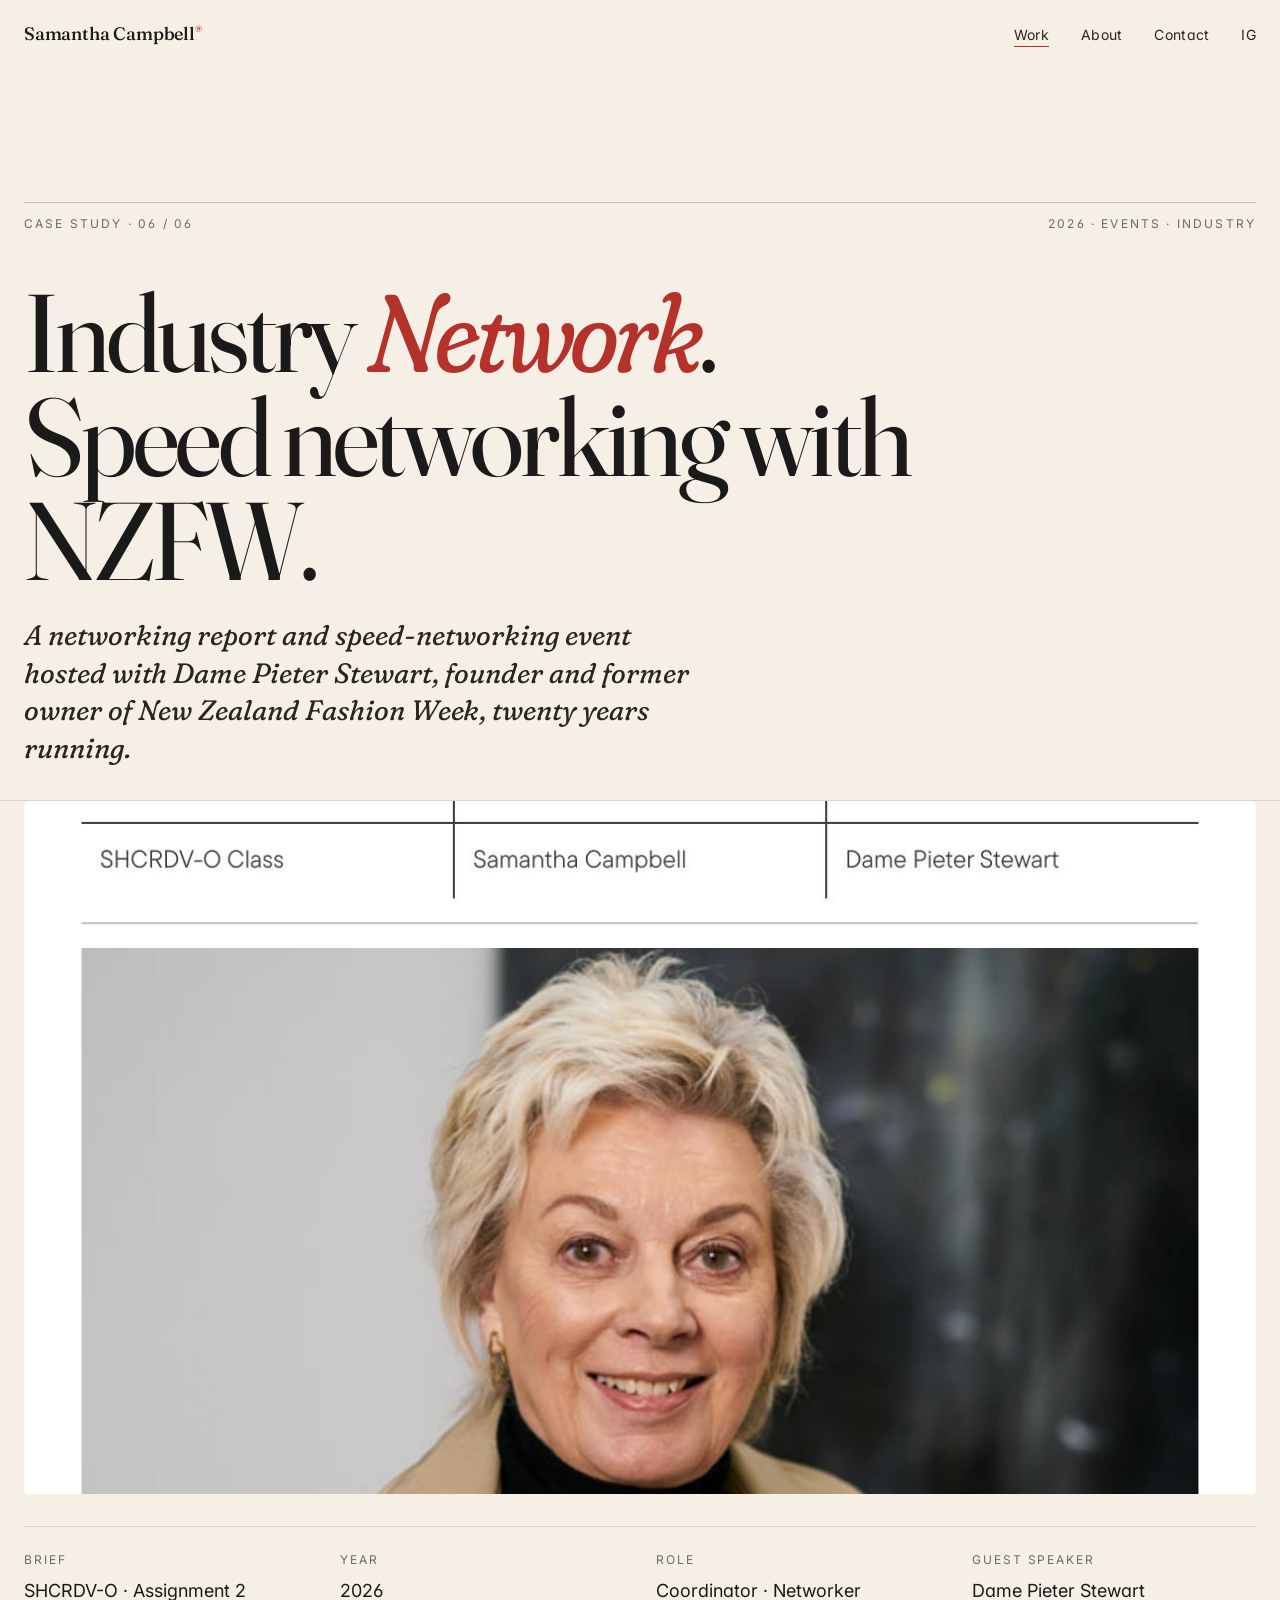
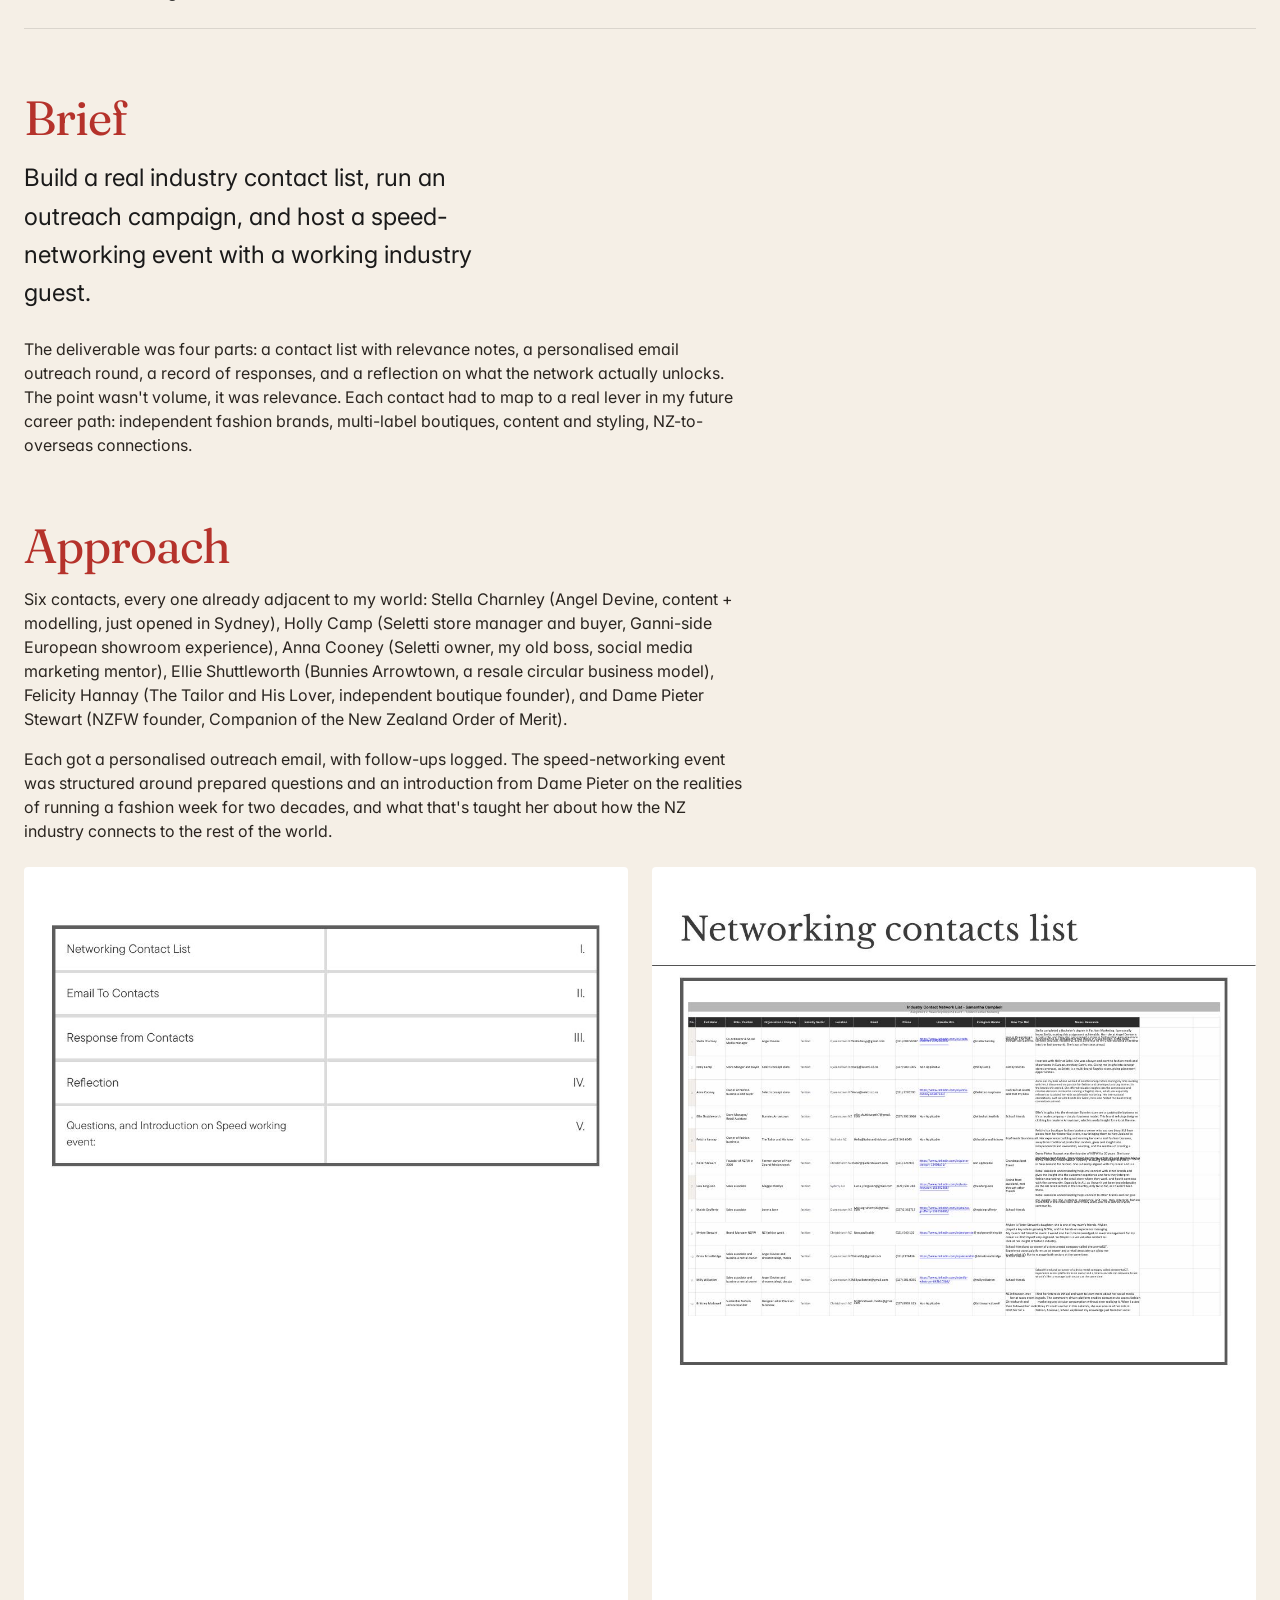
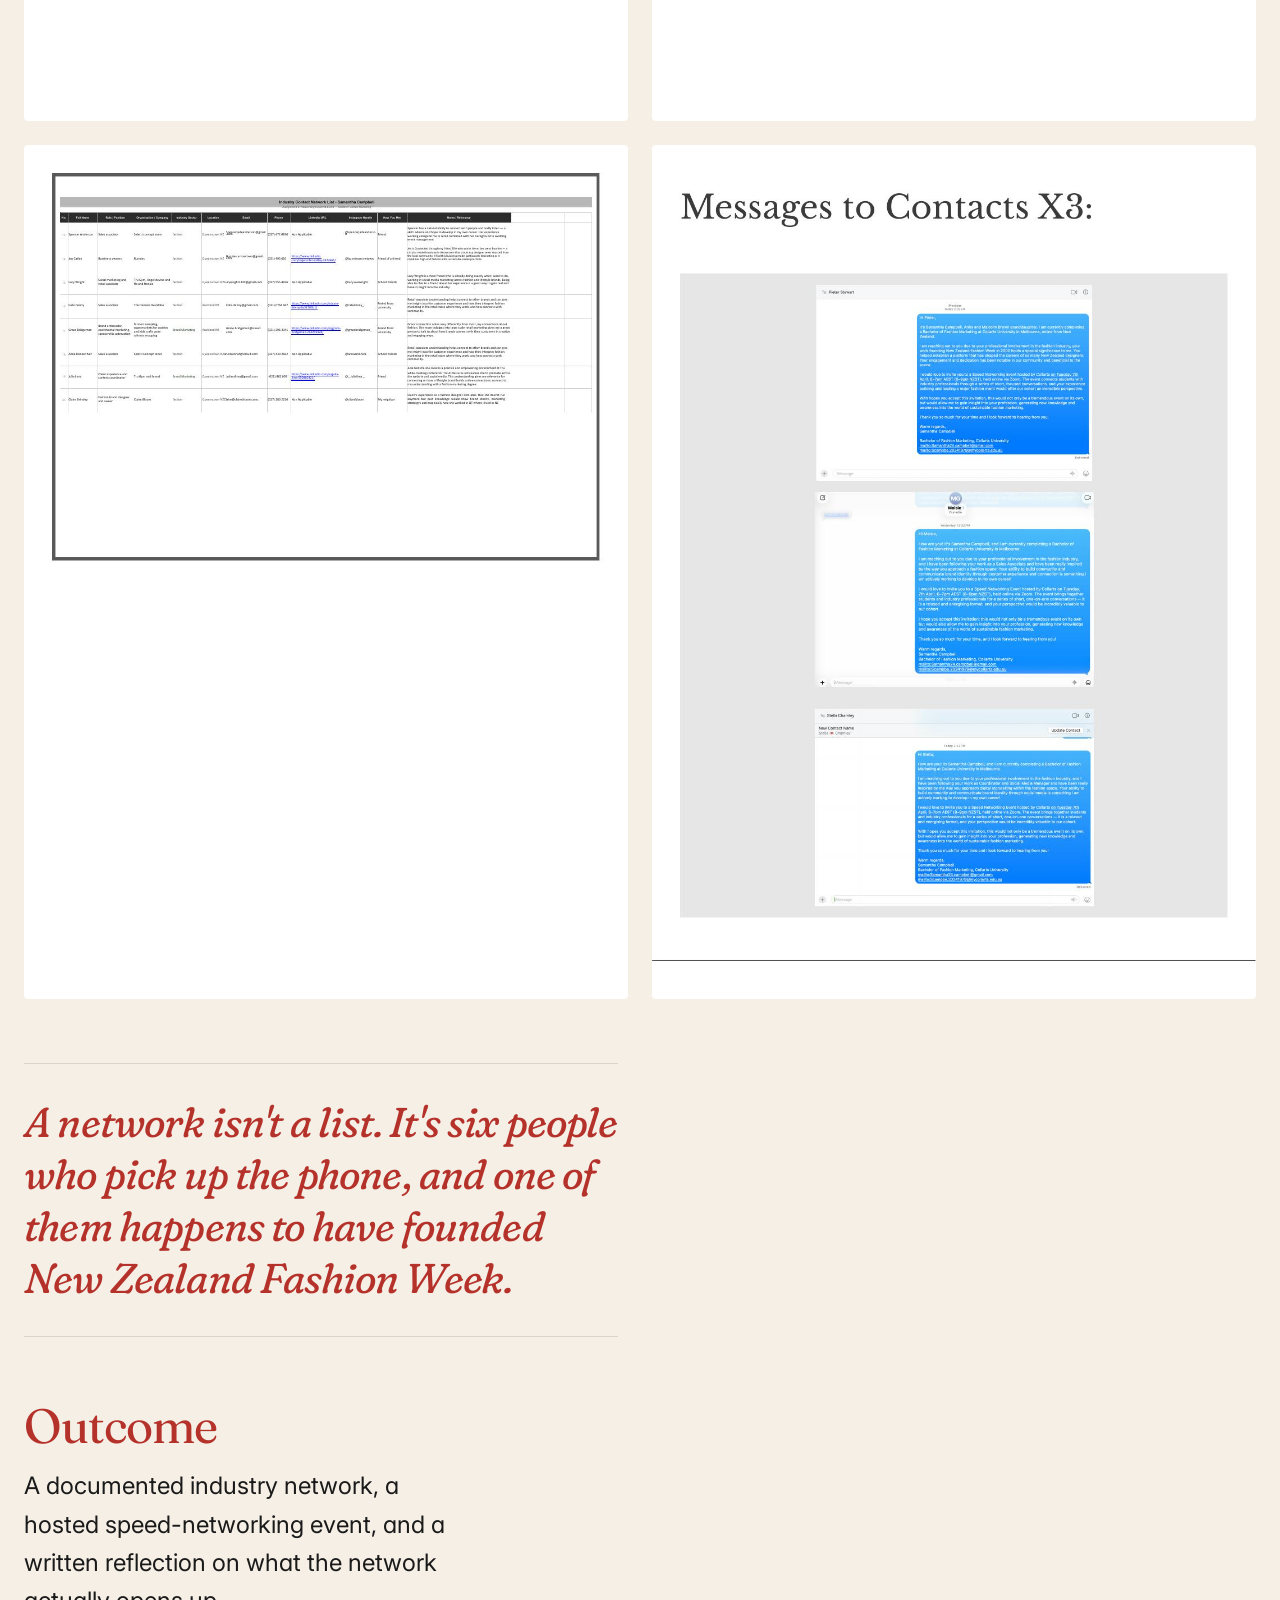
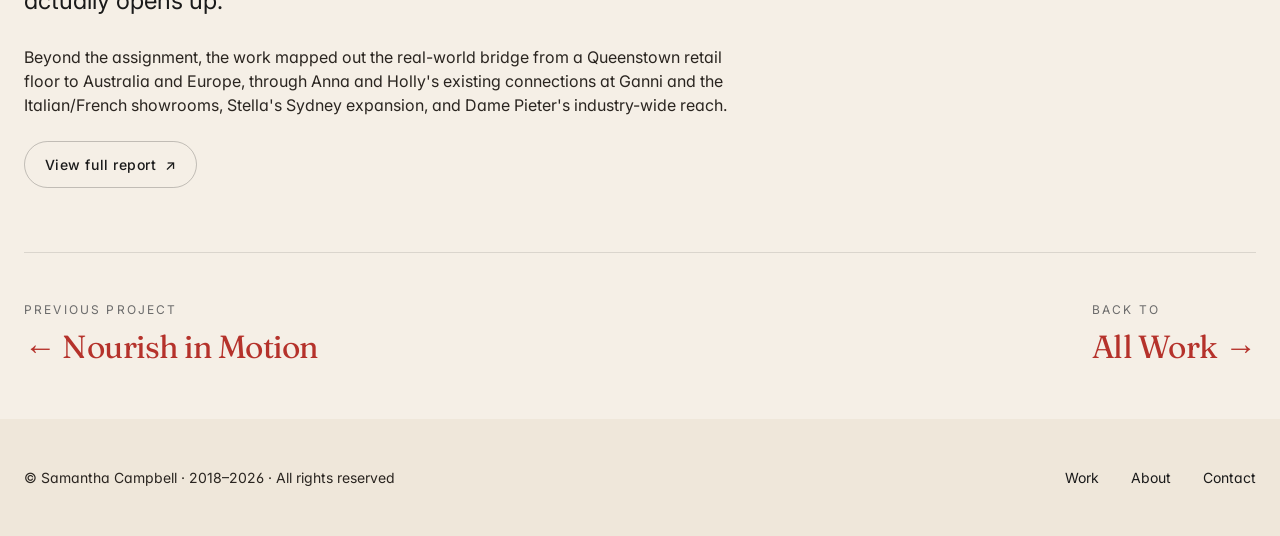
<file: work/networking-event.html>
<!doctype html>
<html lang="en">
<head>
  <meta charset="utf-8" />
  <meta name="viewport" content="width=device-width, initial-scale=1" />
  <title>Industry Network · Networking Report & Event, Samantha Campbell</title>
  <meta name="description" content="Networking report and speed-networking event hosted with Dame Pieter Stewart, founder of New Zealand Fashion Week." />
  <meta name="theme-color" content="#F5EFE6" />

  <link rel="preconnect" href="https://fonts.googleapis.com" />
  <link rel="preconnect" href="https://fonts.gstatic.com" crossorigin />
  <link href="https://fonts.googleapis.com/css2?family=Fraunces:ital,opsz,wght,SOFT@0,9..144,400;0,9..144,500;0,9..144,600;1,9..144,400;1,9..144,500&family=Inter:wght@400;500;600&display=swap" rel="stylesheet" />

  <link rel="stylesheet" href="../css/tokens.css" />
  <link rel="stylesheet" href="../css/styles.css" />
</head>
<body>

  <header class="nav" id="nav">
    <div class="container nav__inner">
      <a class="nav__brand" href="../index.html">Samantha Campbell<sup>®</sup></a>
      <button class="nav__toggle" aria-expanded="false" aria-controls="nav-list">Menu</button>
      <nav>
        <ul class="nav__list" id="nav-list">
          <li><a class="nav__link is-active" href="../index.html">Work</a></li>
          <li><a class="nav__link" href="../about.html">About</a></li>
          <li><a class="nav__link" href="../index.html#contact">Contact</a></li>
          <li><a class="nav__link" href="https://instagram.com/samanthacampbellll" rel="noopener" target="_blank">IG</a></li>
        </ul>
      </nav>
    </div>
  </header>

  <main id="main">
    <header class="case-page-header">
      <div class="container">
        <div class="case-page-header__index">
          <span>Case Study · 06 / 06</span>
          <span>2026 · Events · Industry</span>
        </div>
        <h1>Industry <em>Network</em>.<br/>Speed networking with NZFW.</h1>
        <p class="case-page-header__lede">A networking report and speed-networking event hosted with Dame Pieter Stewart, founder and former owner of New Zealand Fashion Week, twenty years running.</p>
      </div>
    </header>

    <div class="container">
      <div class="case-hero zoom-in">
        <img src="../assets/images/projects/networking-event-cover.jpg" alt="Networking event report cover" />
      </div>

      <dl class="case-meta fade-in">
        <div><dt>Brief</dt><dd>SHCRDV-O · Assignment 2</dd></div>
        <div><dt>Year</dt><dd>2026</dd></div>
        <div><dt>Role</dt><dd>Coordinator · Networker</dd></div>
        <div><dt>Guest Speaker</dt><dd>Dame Pieter Stewart</dd></div>
      </dl>

      <article>
        <section class="case-section fade-in">
          <h2>Brief</h2>
          <p class="lede">Build a real industry contact list, run an outreach campaign, and host a speed-networking event with a working industry guest.</p>
          <p>The deliverable was four parts: a contact list with relevance notes, a personalised email outreach round, a record of responses, and a reflection on what the network actually unlocks. The point wasn't volume, it was relevance. Each contact had to map to a real lever in my future career path: independent fashion brands, multi-label boutiques, content and styling, NZ-to-overseas connections.</p>
        </section>

        <section class="case-section fade-in">
          <h2>Approach</h2>
          <p>Six contacts, every one already adjacent to my world: Stella Charnley (Angel Devine, content + modelling, just opened in Sydney), Holly Camp (Seletti store manager and buyer, Ganni-side European showroom experience), Anna Cooney (Seletti owner, my old boss, social media marketing mentor), Ellie Shuttleworth (Bunnies Arrowtown, a resale circular business model), Felicity Hannay (The Tailor and His Lover, independent boutique founder), and Dame Pieter Stewart (NZFW founder, Companion of the New Zealand Order of Merit).</p>
          <p>Each got a personalised outreach email, with follow-ups logged. The speed-networking event was structured around prepared questions and an introduction from Dame Pieter on the realities of running a fashion week for two decades, and what that's taught her about how the NZ industry connects to the rest of the world.</p>
          <div class="case-gallery case-gallery--rich">
            <img src="../assets/images/galleries/networking-02.jpg" alt="Networking contact list" />
            <img src="../assets/images/galleries/networking-03.jpg" alt="Email outreach to contacts" />
            <img src="../assets/images/galleries/networking-04.jpg" alt="Responses and reflection" />
            <img src="../assets/images/galleries/networking-05.jpg" alt="Speed networking event questions" />
          </div>
        </section>

        <blockquote class="case-quote fade-in">
          A network isn't a list. It's six people who pick up the phone, and one of them happens to have founded New Zealand Fashion Week.
        </blockquote>

        <section class="case-section fade-in">
          <h2>Outcome</h2>
          <p class="lede">A documented industry network, a hosted speed-networking event, and a written reflection on what the network actually opens up.</p>
          <p>Beyond the assignment, the work mapped out the real-world bridge from a Queenstown retail floor to Australia and Europe, through Anna and Holly's existing connections at Ganni and the Italian/French showrooms, Stella's Sydney expansion, and Dame Pieter's industry-wide reach.</p>
          <p style="margin-top: var(--space-5);"><a class="btn btn--ghost" href="../assets/pdfs/networking-event.pdf" target="_blank" rel="noopener">View full report <span class="btn__arrow" aria-hidden="true">↗</span></a></p>
        </section>
      </article>

      <nav class="case-nav" aria-label="Project navigation">
        <a href="nourish-in-motion.html"><small>Previous project</small>← Nourish in Motion</a>
        <a href="../index.html"><small>Back to</small>All Work →</a>
      </nav>
    </div>

    <footer class="footer">
      <div class="container footer__inner">
        <p>© Samantha Campbell · 2018–2026 · All rights reserved</p>
        <nav aria-label="Footer">
          <ul>
            <li><a href="../index.html">Work</a></li>
            <li><a href="../about.html">About</a></li>
            <li><a href="../index.html#contact">Contact</a></li>
          </ul>
        </nav>
      </div>
    </footer>
  </main>

  <script src="../js/main.js"></script>
</body>
</html>
</file>
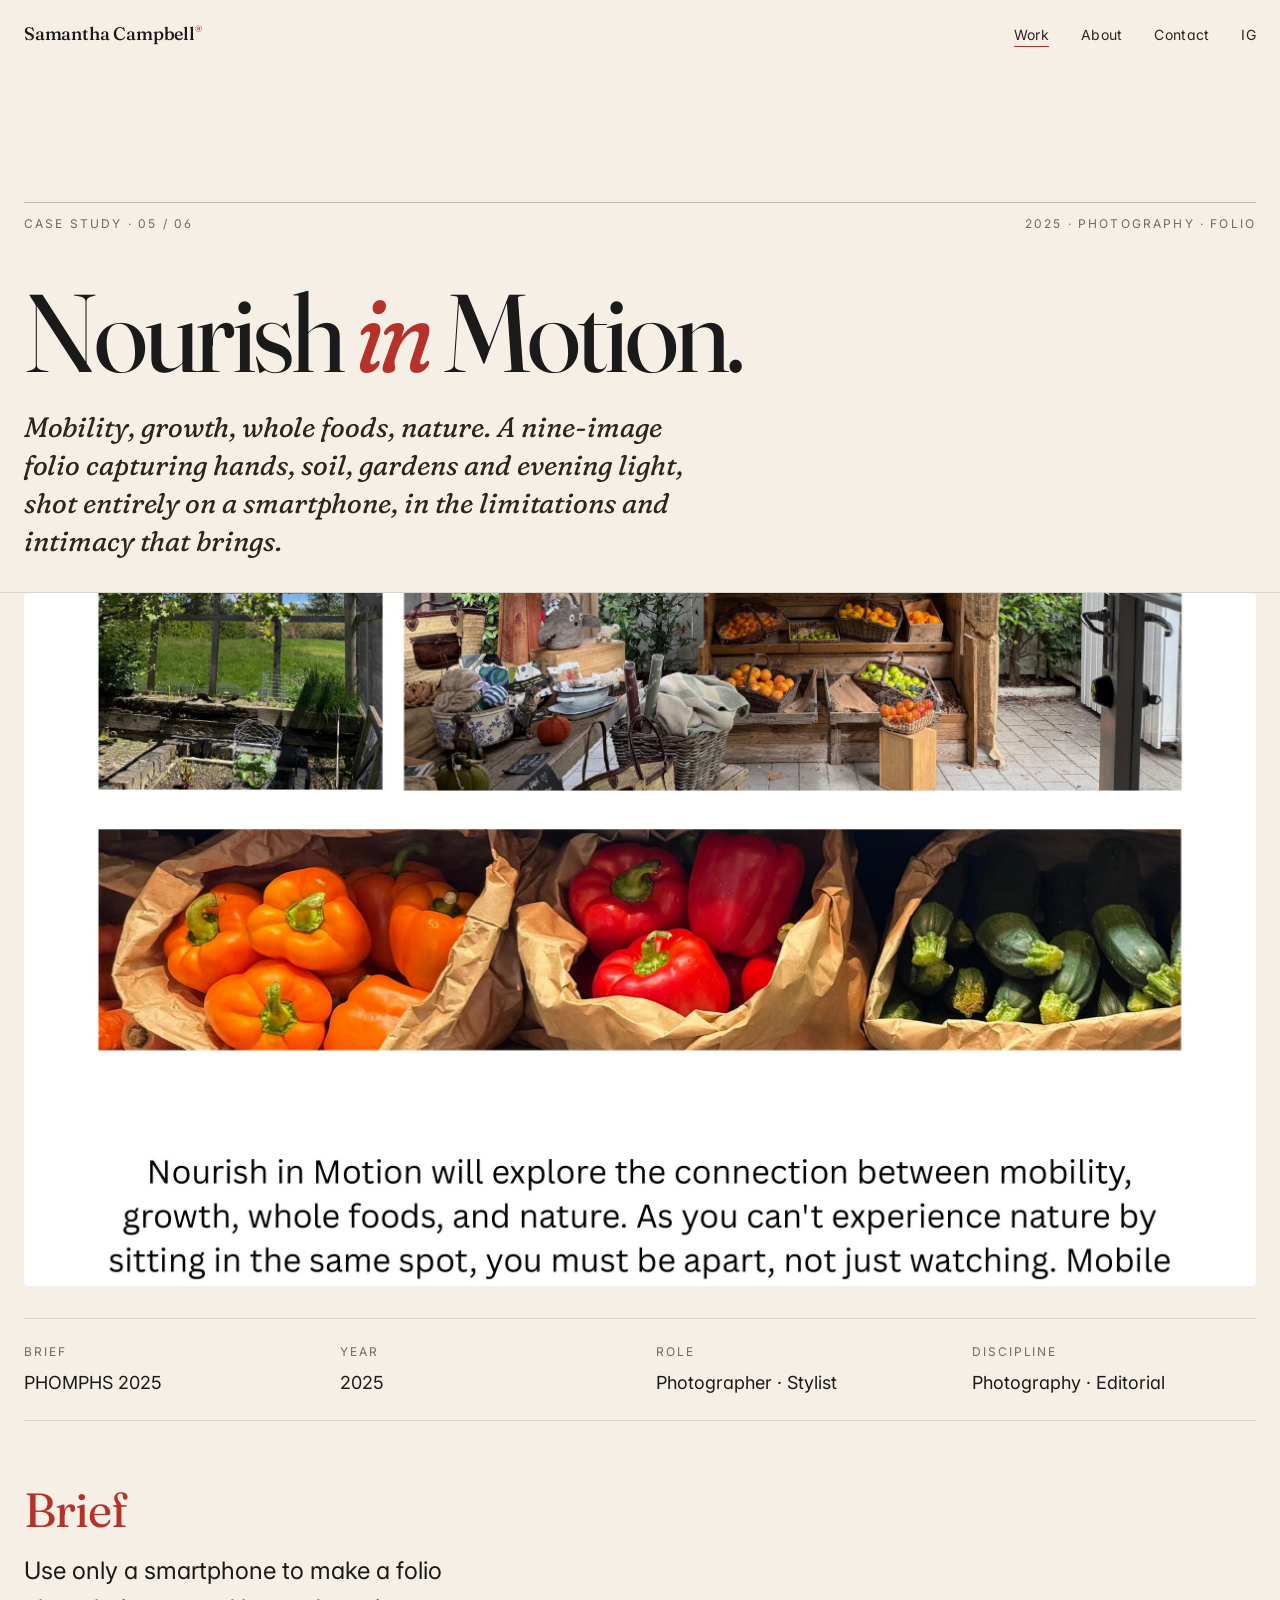
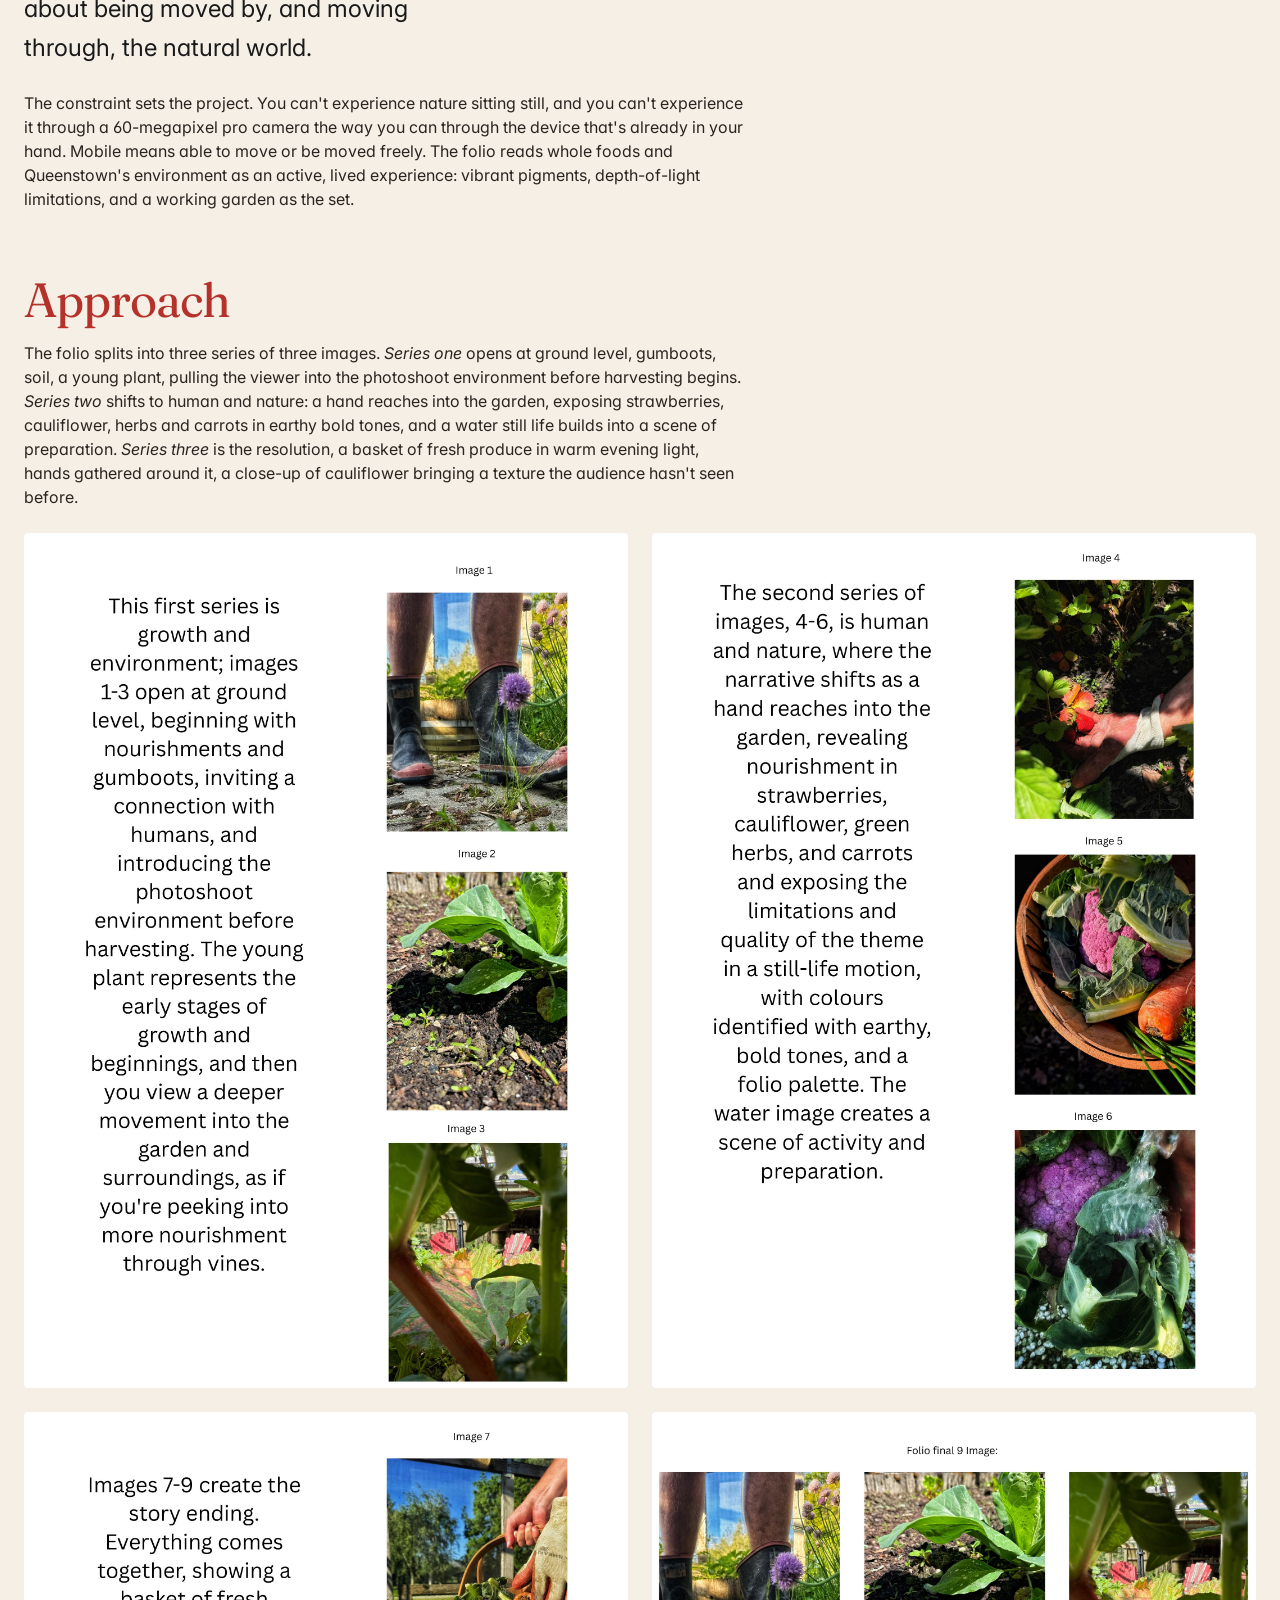
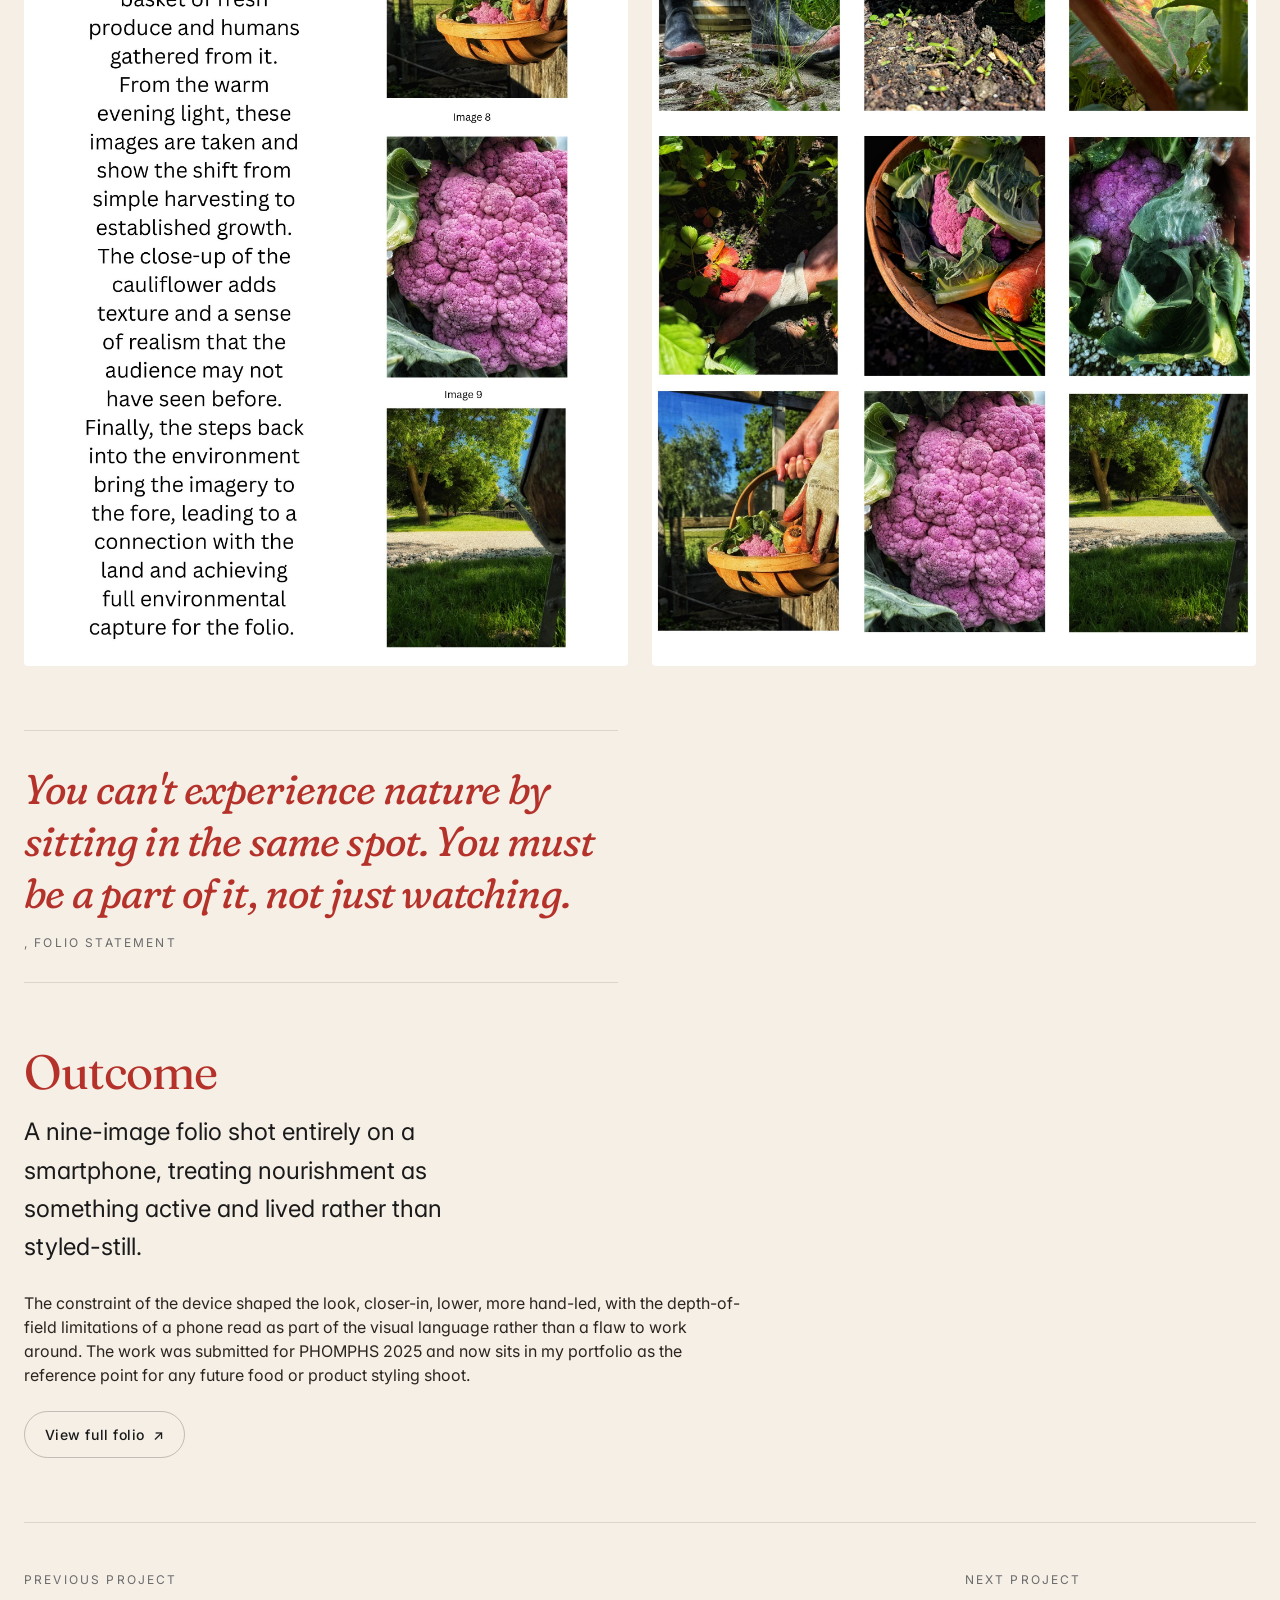
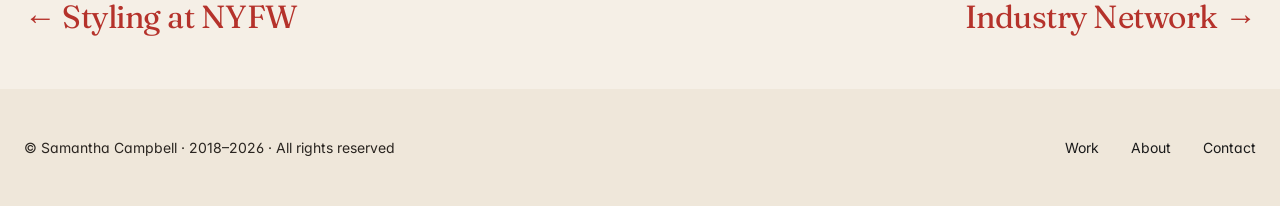
<file: work/nourish-in-motion.html>
<!doctype html>
<html lang="en">
<head>
  <meta charset="utf-8" />
  <meta name="viewport" content="width=device-width, initial-scale=1" />
  <title>Nourish in Motion · Photography Folio, Samantha Campbell</title>
  <meta name="description" content="A nine-image photography folio capturing whole foods, hands, soil, and Queenstown's evening light, shot entirely on a smartphone for PHOMPHS 2025." />
  <meta name="theme-color" content="#F5EFE6" />

  <link rel="preconnect" href="https://fonts.googleapis.com" />
  <link rel="preconnect" href="https://fonts.gstatic.com" crossorigin />
  <link href="https://fonts.googleapis.com/css2?family=Fraunces:ital,opsz,wght,SOFT@0,9..144,400;0,9..144,500;0,9..144,600;1,9..144,400;1,9..144,500&family=Inter:wght@400;500;600&display=swap" rel="stylesheet" />

  <link rel="stylesheet" href="../css/tokens.css" />
  <link rel="stylesheet" href="../css/styles.css" />
</head>
<body>

  <header class="nav" id="nav">
    <div class="container nav__inner">
      <a class="nav__brand" href="../index.html">Samantha Campbell<sup>®</sup></a>
      <button class="nav__toggle" aria-expanded="false" aria-controls="nav-list">Menu</button>
      <nav>
        <ul class="nav__list" id="nav-list">
          <li><a class="nav__link is-active" href="../index.html">Work</a></li>
          <li><a class="nav__link" href="../about.html">About</a></li>
          <li><a class="nav__link" href="../index.html#contact">Contact</a></li>
          <li><a class="nav__link" href="https://instagram.com/samanthacampbellll" rel="noopener" target="_blank">IG</a></li>
        </ul>
      </nav>
    </div>
  </header>

  <main id="main">
    <header class="case-page-header">
      <div class="container">
        <div class="case-page-header__index">
          <span>Case Study · 05 / 06</span>
          <span>2025 · Photography · Folio</span>
        </div>
        <h1>Nourish <em>in</em> Motion.</h1>
        <p class="case-page-header__lede">Mobility, growth, whole foods, nature. A nine-image folio capturing hands, soil, gardens and evening light, shot entirely on a smartphone, in the limitations and intimacy that brings.</p>
      </div>
    </header>

    <div class="container">
      <div class="case-hero zoom-in">
        <img src="../assets/images/projects/nourish-in-motion-cover.jpg" alt="Nourish in Motion folio cover" />
      </div>

      <dl class="case-meta fade-in">
        <div><dt>Brief</dt><dd>PHOMPHS 2025</dd></div>
        <div><dt>Year</dt><dd>2025</dd></div>
        <div><dt>Role</dt><dd>Photographer · Stylist</dd></div>
        <div><dt>Discipline</dt><dd>Photography · Editorial</dd></div>
      </dl>

      <article>
        <section class="case-section fade-in">
          <h2>Brief</h2>
          <p class="lede">Use only a smartphone to make a folio about being moved by, and moving through, the natural world.</p>
          <p>The constraint sets the project. You can't experience nature sitting still, and you can't experience it through a 60-megapixel pro camera the way you can through the device that's already in your hand. Mobile means able to move or be moved freely. The folio reads whole foods and Queenstown's environment as an active, lived experience: vibrant pigments, depth-of-light limitations, and a working garden as the set.</p>
        </section>

        <section class="case-section fade-in">
          <h2>Approach</h2>
          <p>The folio splits into three series of three images. <em style="font-style: italic;">Series one</em> opens at ground level, gumboots, soil, a young plant, pulling the viewer into the photoshoot environment before harvesting begins. <em style="font-style: italic;">Series two</em> shifts to human and nature: a hand reaches into the garden, exposing strawberries, cauliflower, herbs and carrots in earthy bold tones, and a water still life builds into a scene of preparation. <em style="font-style: italic;">Series three</em> is the resolution, a basket of fresh produce in warm evening light, hands gathered around it, a close-up of cauliflower bringing a texture the audience hasn't seen before.</p>
          <div class="case-gallery case-gallery--rich">
            <img src="../assets/images/galleries/nourish-2.jpg" alt="Series one, opening at ground level with gumboots and young growth" />
            <img src="../assets/images/galleries/nourish-3.jpg" alt="Series two, hand reaches into the garden" />
            <img src="../assets/images/galleries/nourish-4.jpg" alt="Series two, still life with water" />
            <img src="../assets/images/galleries/nourish-5.jpg" alt="Series three, basket of fresh produce in evening light" />
          </div>
        </section>

        <blockquote class="case-quote fade-in">
          You can't experience nature by sitting in the same spot. You must be a part of it, not just watching.
          <cite>, Folio statement</cite>
        </blockquote>

        <section class="case-section fade-in">
          <h2>Outcome</h2>
          <p class="lede">A nine-image folio shot entirely on a smartphone, treating nourishment as something active and lived rather than styled-still.</p>
          <p>The constraint of the device shaped the look, closer-in, lower, more hand-led, with the depth-of-field limitations of a phone read as part of the visual language rather than a flaw to work around. The work was submitted for PHOMPHS 2025 and now sits in my portfolio as the reference point for any future food or product styling shoot.</p>
          <p style="margin-top: var(--space-5);"><a class="btn btn--ghost" href="../assets/pdfs/nourish-in-motion.pdf" target="_blank" rel="noopener">View full folio <span class="btn__arrow" aria-hidden="true">↗</span></a></p>
        </section>
      </article>

      <nav class="case-nav" aria-label="Project navigation">
        <a href="personal-styling.html"><small>Previous project</small>← Styling at NYFW</a>
        <a href="networking-event.html"><small>Next project</small>Industry Network →</a>
      </nav>
    </div>

    <footer class="footer">
      <div class="container footer__inner">
        <p>© Samantha Campbell · 2018–2026 · All rights reserved</p>
        <nav aria-label="Footer">
          <ul>
            <li><a href="../index.html">Work</a></li>
            <li><a href="../about.html">About</a></li>
            <li><a href="../index.html#contact">Contact</a></li>
          </ul>
        </nav>
      </div>
    </footer>
  </main>

  <script src="../js/main.js"></script>
</body>
</html>
</file>
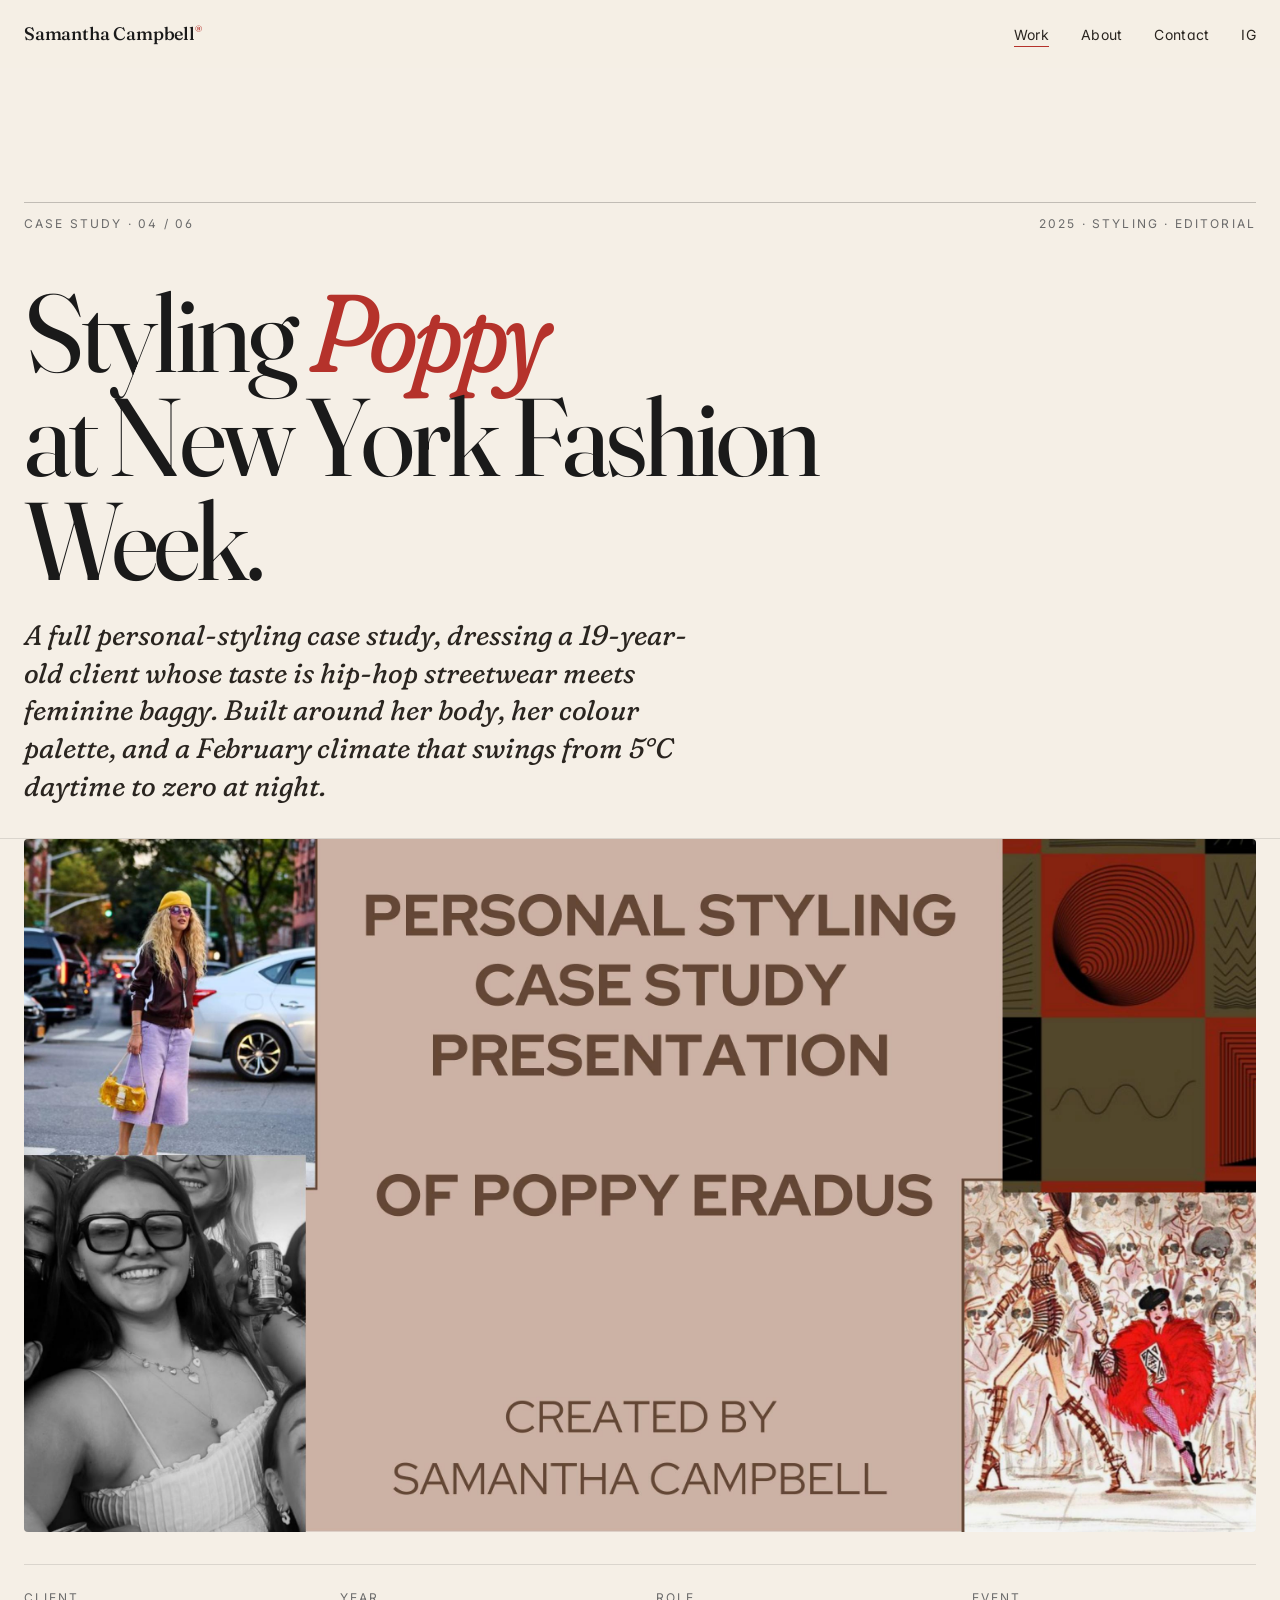
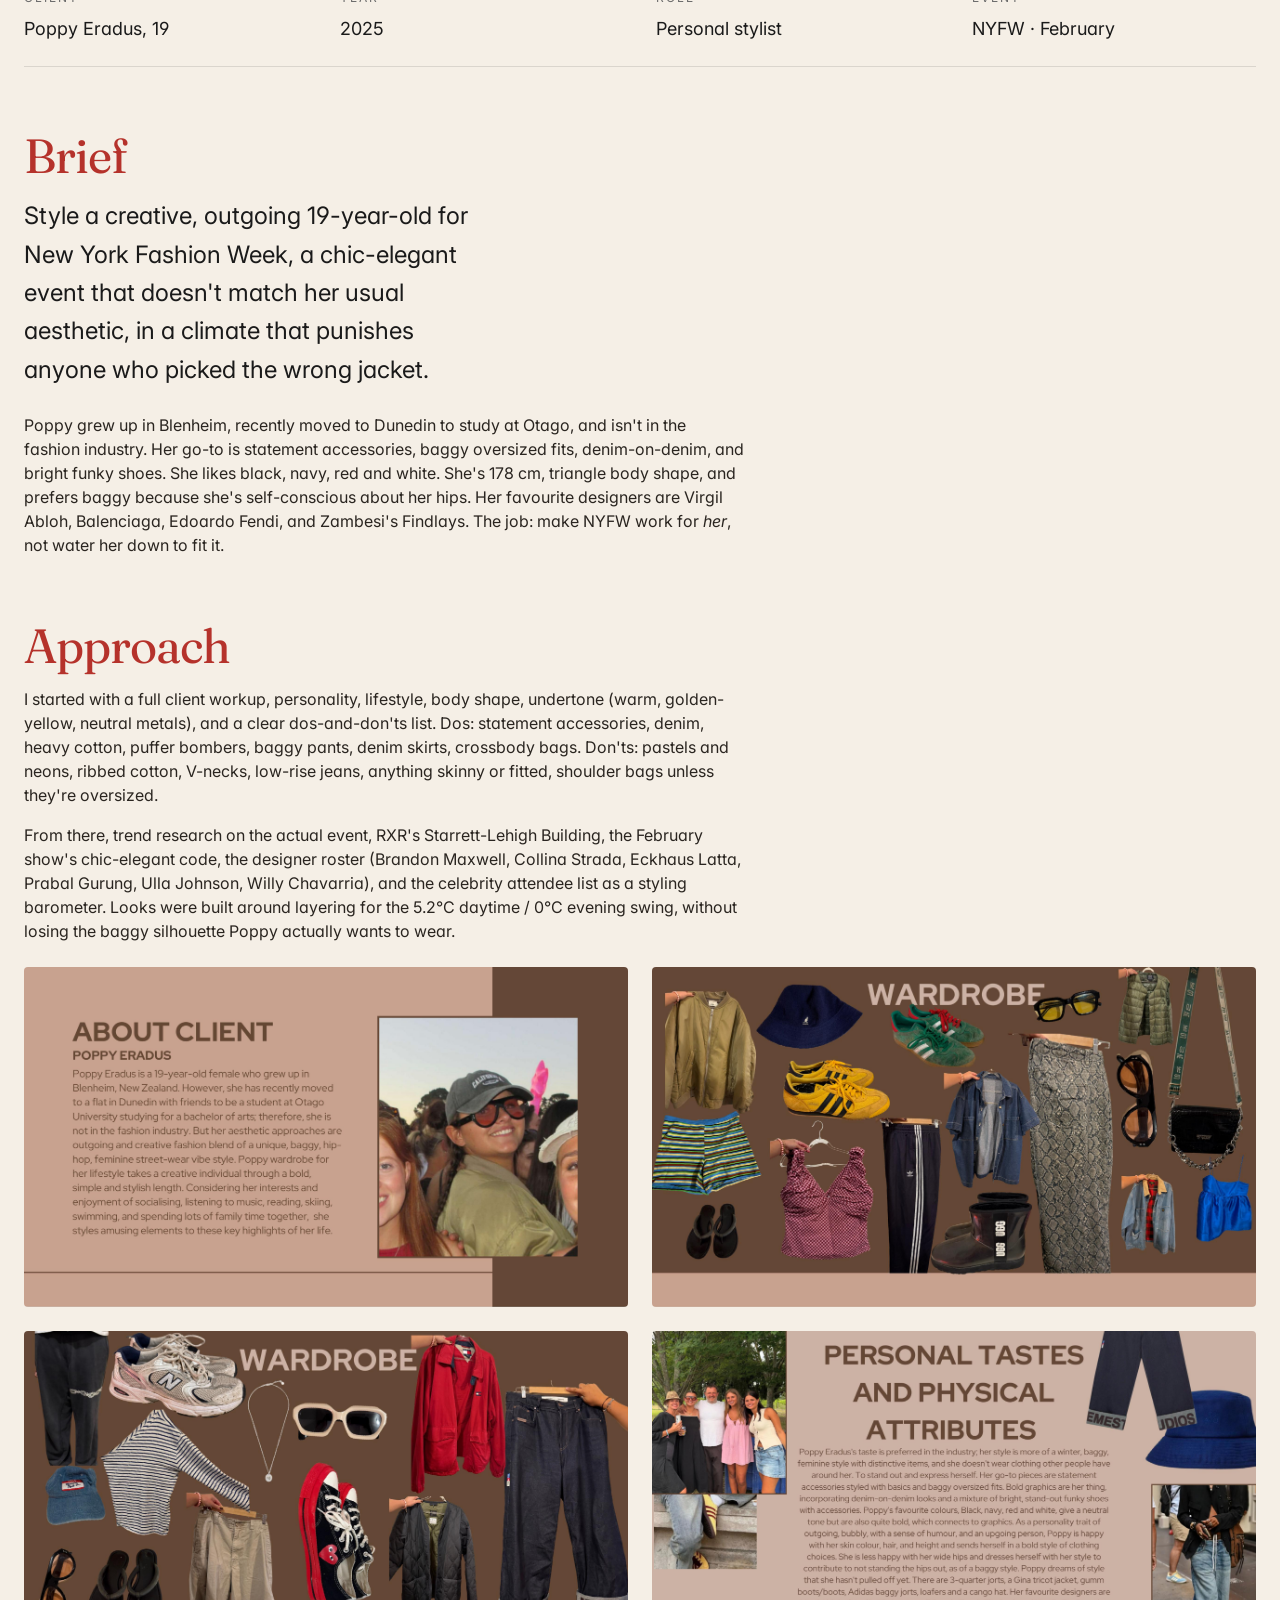
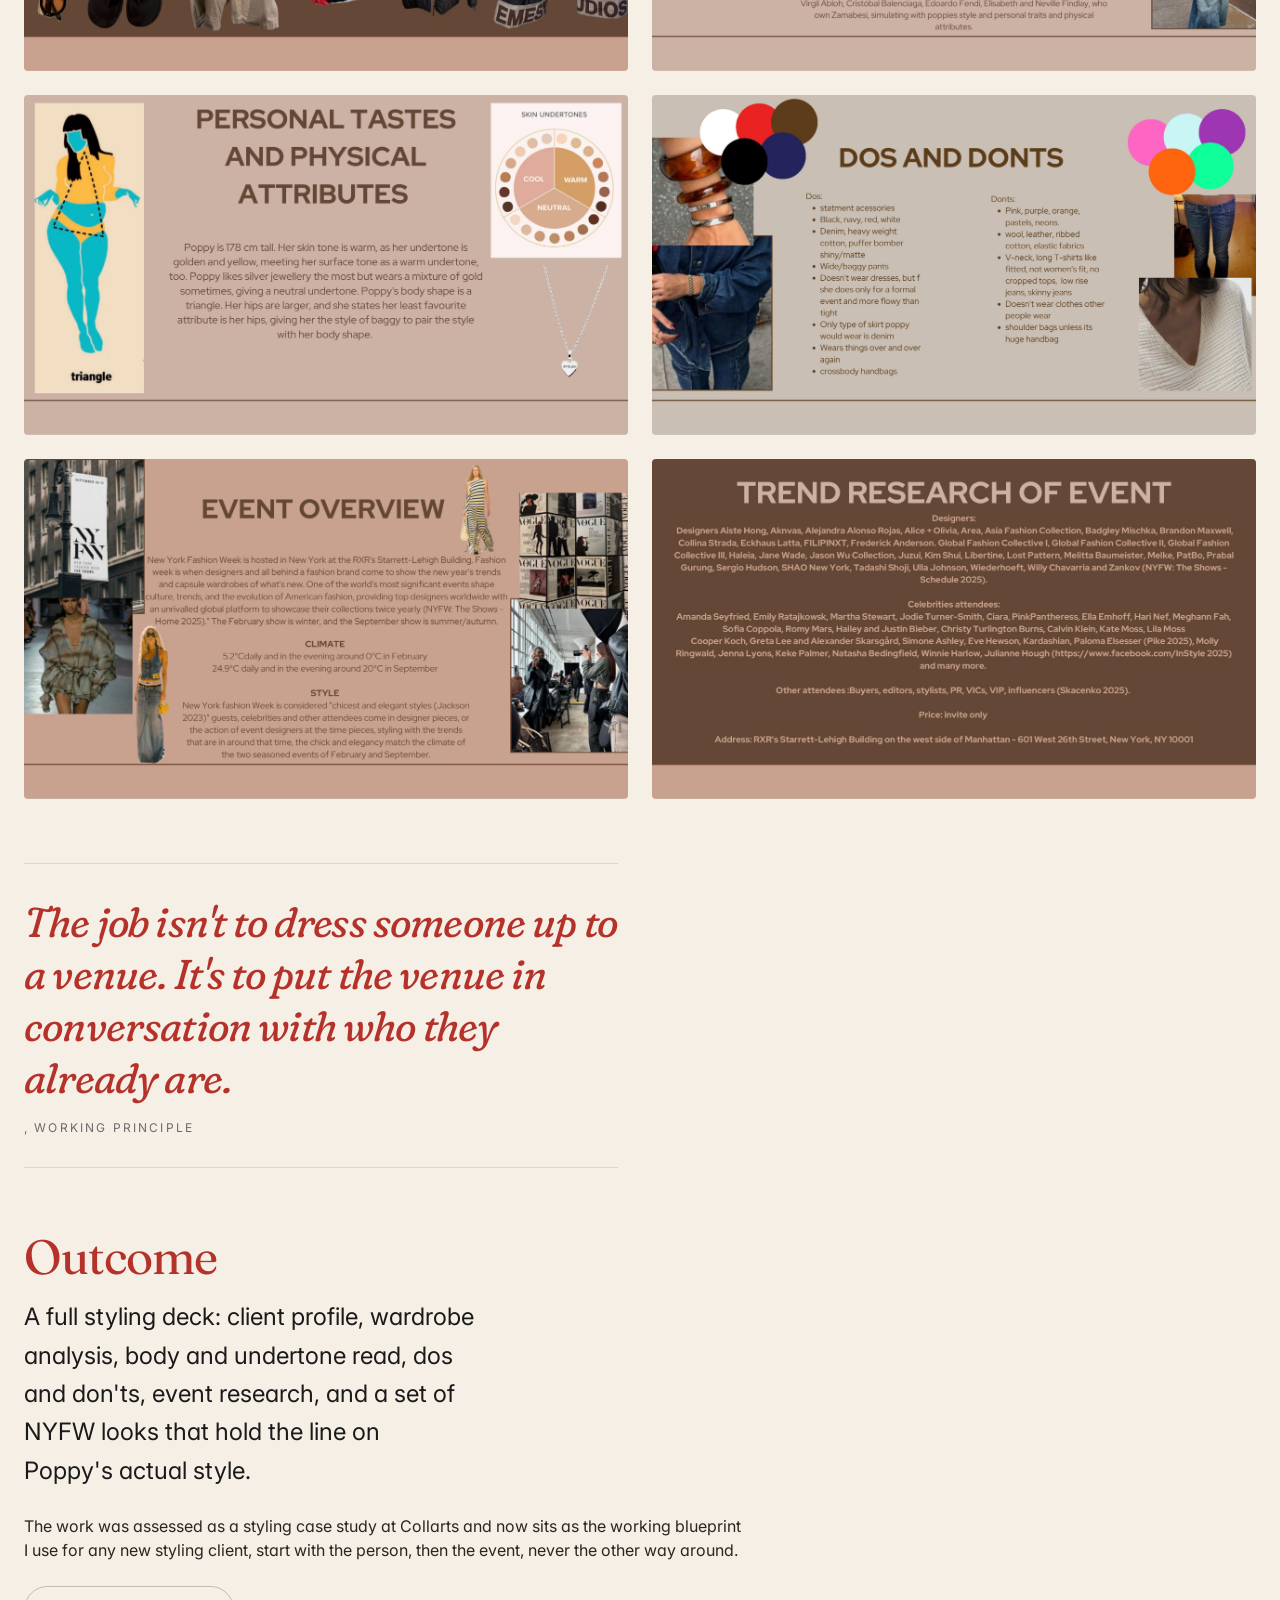
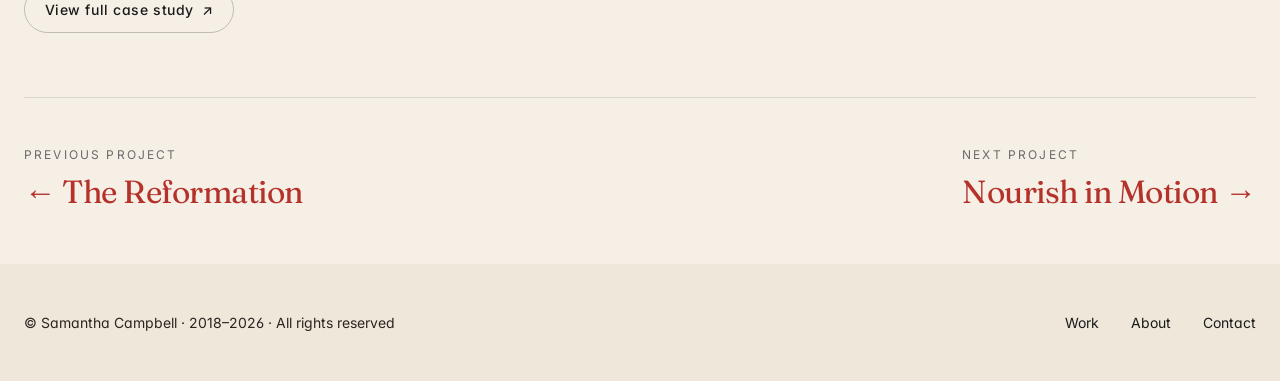
<file: work/personal-styling.html>
<!doctype html>
<html lang="en">
<head>
  <meta charset="utf-8" />
  <meta name="viewport" content="width=device-width, initial-scale=1" />
  <title>Personal Styling at NYFW · Poppy Eradus, Samantha Campbell</title>
  <meta name="description" content="A personal styling case study, dressing 19-year-old Poppy Eradus for New York Fashion Week. Client research, body shape, dos and don'ts, climate, and trend-led looks." />
  <meta name="theme-color" content="#F5EFE6" />

  <link rel="preconnect" href="https://fonts.googleapis.com" />
  <link rel="preconnect" href="https://fonts.gstatic.com" crossorigin />
  <link href="https://fonts.googleapis.com/css2?family=Fraunces:ital,opsz,wght,SOFT@0,9..144,400;0,9..144,500;0,9..144,600;1,9..144,400;1,9..144,500&family=Inter:wght@400;500;600&display=swap" rel="stylesheet" />

  <link rel="stylesheet" href="../css/tokens.css" />
  <link rel="stylesheet" href="../css/styles.css" />
</head>
<body>

  <header class="nav" id="nav">
    <div class="container nav__inner">
      <a class="nav__brand" href="../index.html">Samantha Campbell<sup>®</sup></a>
      <button class="nav__toggle" aria-expanded="false" aria-controls="nav-list">Menu</button>
      <nav>
        <ul class="nav__list" id="nav-list">
          <li><a class="nav__link is-active" href="../index.html">Work</a></li>
          <li><a class="nav__link" href="../about.html">About</a></li>
          <li><a class="nav__link" href="../index.html#contact">Contact</a></li>
          <li><a class="nav__link" href="https://instagram.com/samanthacampbellll" rel="noopener" target="_blank">IG</a></li>
        </ul>
      </nav>
    </div>
  </header>

  <main id="main">
    <header class="case-page-header">
      <div class="container">
        <div class="case-page-header__index">
          <span>Case Study · 04 / 06</span>
          <span>2025 · Styling · Editorial</span>
        </div>
        <h1>Styling <em>Poppy</em><br/>at New York Fashion Week.</h1>
        <p class="case-page-header__lede">A full personal-styling case study, dressing a 19-year-old client whose taste is hip-hop streetwear meets feminine baggy. Built around her body, her colour palette, and a February climate that swings from 5°C daytime to zero at night.</p>
      </div>
    </header>

    <div class="container">
      <div class="case-hero zoom-in">
        <img src="../assets/images/projects/personal-styling-cover.jpg" alt="Personal styling case study cover" />
      </div>

      <dl class="case-meta fade-in">
        <div><dt>Client</dt><dd>Poppy Eradus, 19</dd></div>
        <div><dt>Year</dt><dd>2025</dd></div>
        <div><dt>Role</dt><dd>Personal stylist</dd></div>
        <div><dt>Event</dt><dd>NYFW · February</dd></div>
      </dl>

      <article>
        <section class="case-section fade-in">
          <h2>Brief</h2>
          <p class="lede">Style a creative, outgoing 19-year-old for New York Fashion Week, a chic-elegant event that doesn't match her usual aesthetic, in a climate that punishes anyone who picked the wrong jacket.</p>
          <p>Poppy grew up in Blenheim, recently moved to Dunedin to study at Otago, and isn't in the fashion industry. Her go-to is statement accessories, baggy oversized fits, denim-on-denim, and bright funky shoes. She likes black, navy, red and white. She's 178 cm, triangle body shape, and prefers baggy because she's self-conscious about her hips. Her favourite designers are Virgil Abloh, Balenciaga, Edoardo Fendi, and Zambesi's Findlays. The job: make NYFW work for <em style="font-style: italic;">her</em>, not water her down to fit it.</p>
        </section>

        <section class="case-section fade-in">
          <h2>Approach</h2>
          <p>I started with a full client workup, personality, lifestyle, body shape, undertone (warm, golden-yellow, neutral metals), and a clear dos-and-don'ts list. Dos: statement accessories, denim, heavy cotton, puffer bombers, baggy pants, denim skirts, crossbody bags. Don'ts: pastels and neons, ribbed cotton, V-necks, low-rise jeans, anything skinny or fitted, shoulder bags unless they're oversized.</p>
          <p>From there, trend research on the actual event, RXR's Starrett-Lehigh Building, the February show's chic-elegant code, the designer roster (Brandon Maxwell, Collina Strada, Eckhaus Latta, Prabal Gurung, Ulla Johnson, Willy Chavarria), and the celebrity attendee list as a styling barometer. Looks were built around layering for the 5.2°C daytime / 0°C evening swing, without losing the baggy silhouette Poppy actually wants to wear.</p>
          <div class="case-gallery case-gallery--rich">
            <img src="../assets/images/galleries/styling-02.jpg" alt="About the client, Poppy Eradus" />
            <img src="../assets/images/galleries/styling-03.jpg" alt="Wardrobe analysis" />
            <img src="../assets/images/galleries/styling-04.jpg" alt="Personal tastes and physical attributes" />
            <img src="../assets/images/galleries/styling-05.jpg" alt="Body shape and undertone" />
            <img src="../assets/images/galleries/styling-06.jpg" alt="Dos and donts" />
            <img src="../assets/images/galleries/styling-07.jpg" alt="NYFW event overview" />
            <img src="../assets/images/galleries/styling-08.jpg" alt="Trend research, designers and attendees" />
            <img src="../assets/images/galleries/styling-09.jpg" alt="Final styling looks" />
          </div>
        </section>

        <blockquote class="case-quote fade-in">
          The job isn't to dress someone up to a venue. It's to put the venue in conversation with who they already are.
          <cite>, Working principle</cite>
        </blockquote>

        <section class="case-section fade-in">
          <h2>Outcome</h2>
          <p class="lede">A full styling deck: client profile, wardrobe analysis, body and undertone read, dos and don'ts, event research, and a set of NYFW looks that hold the line on Poppy's actual style.</p>
          <p>The work was assessed as a styling case study at Collarts and now sits as the working blueprint I use for any new styling client, start with the person, then the event, never the other way around.</p>
          <p style="margin-top: var(--space-5);"><a class="btn btn--ghost" href="../assets/pdfs/personal-styling.pdf" target="_blank" rel="noopener">View full case study <span class="btn__arrow" aria-hidden="true">↗</span></a></p>
        </section>
      </article>

      <nav class="case-nav" aria-label="Project navigation">
        <a href="reformation.html"><small>Previous project</small>← The Reformation</a>
        <a href="nourish-in-motion.html"><small>Next project</small>Nourish in Motion →</a>
      </nav>
    </div>

    <footer class="footer">
      <div class="container footer__inner">
        <p>© Samantha Campbell · 2018–2026 · All rights reserved</p>
        <nav aria-label="Footer">
          <ul>
            <li><a href="../index.html">Work</a></li>
            <li><a href="../about.html">About</a></li>
            <li><a href="../index.html#contact">Contact</a></li>
          </ul>
        </nav>
      </div>
    </footer>
  </main>

  <script src="../js/main.js"></script>
</body>
</html>
</file>
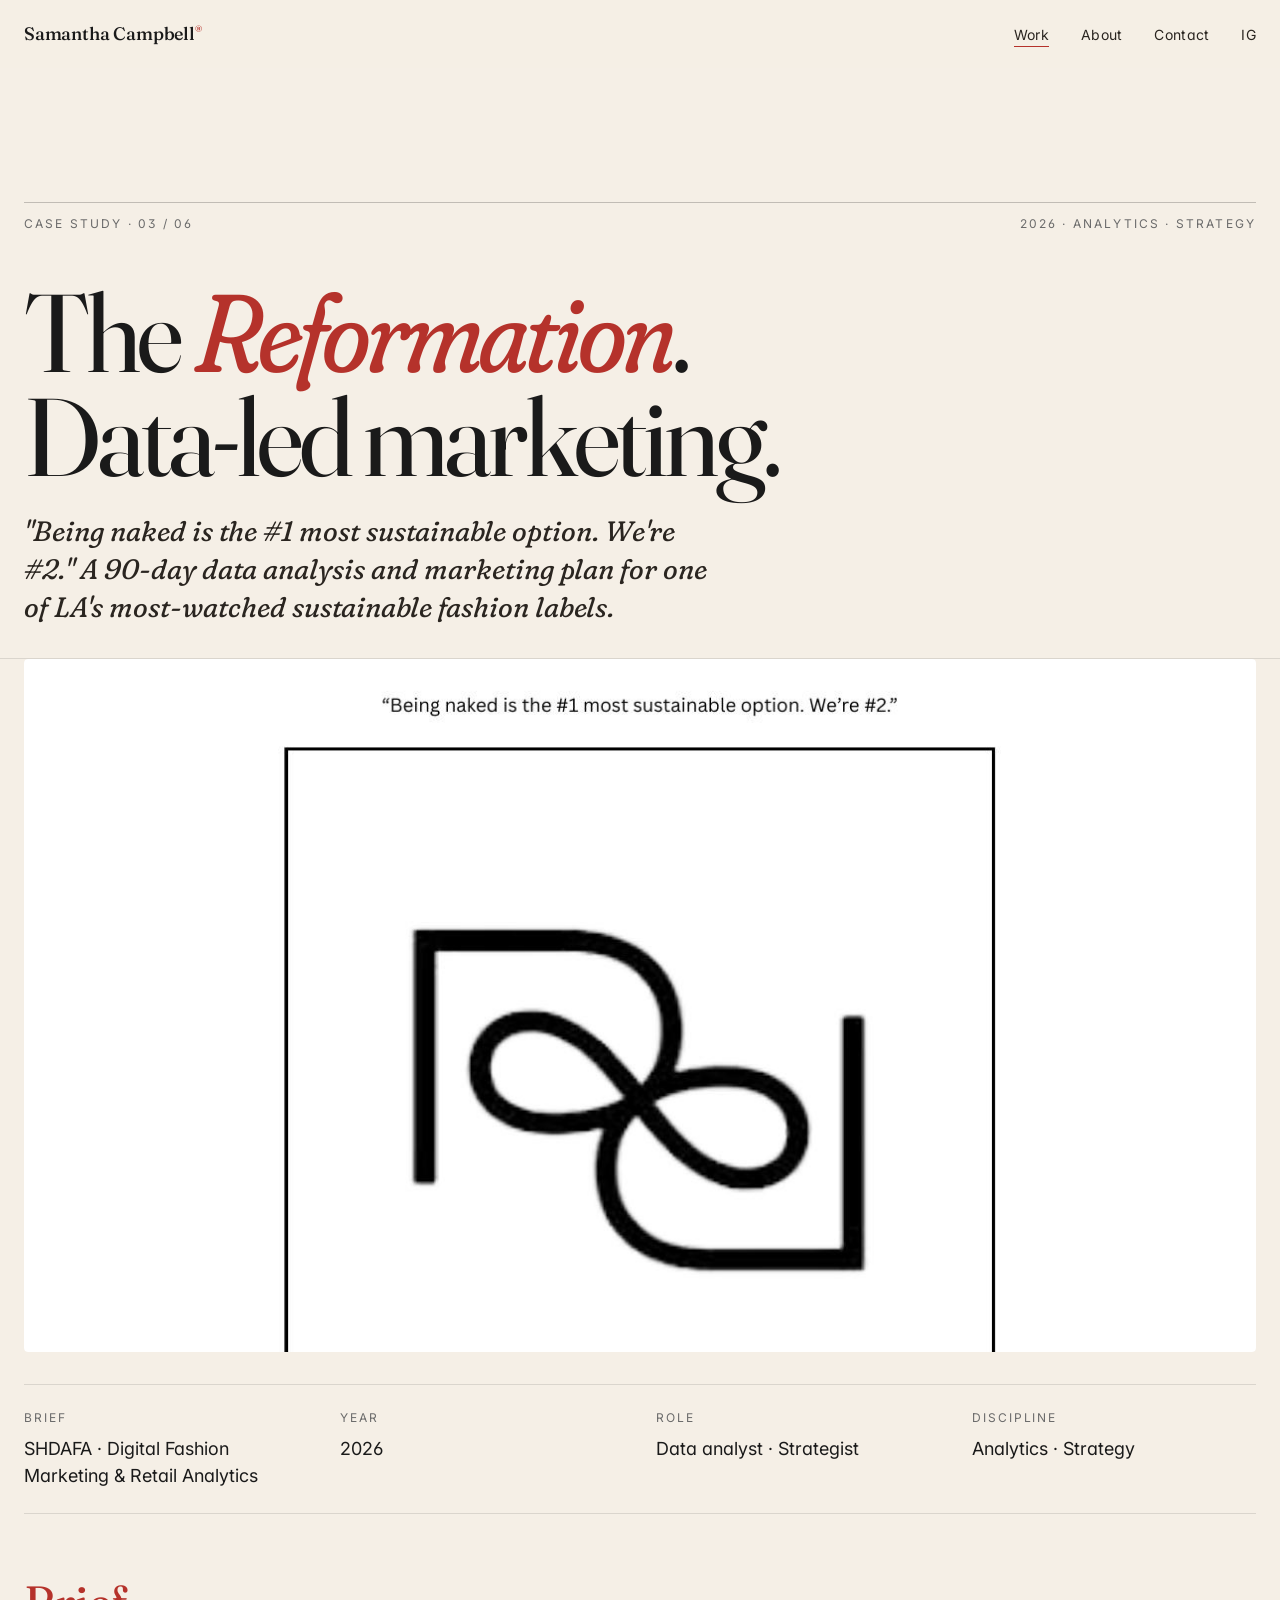
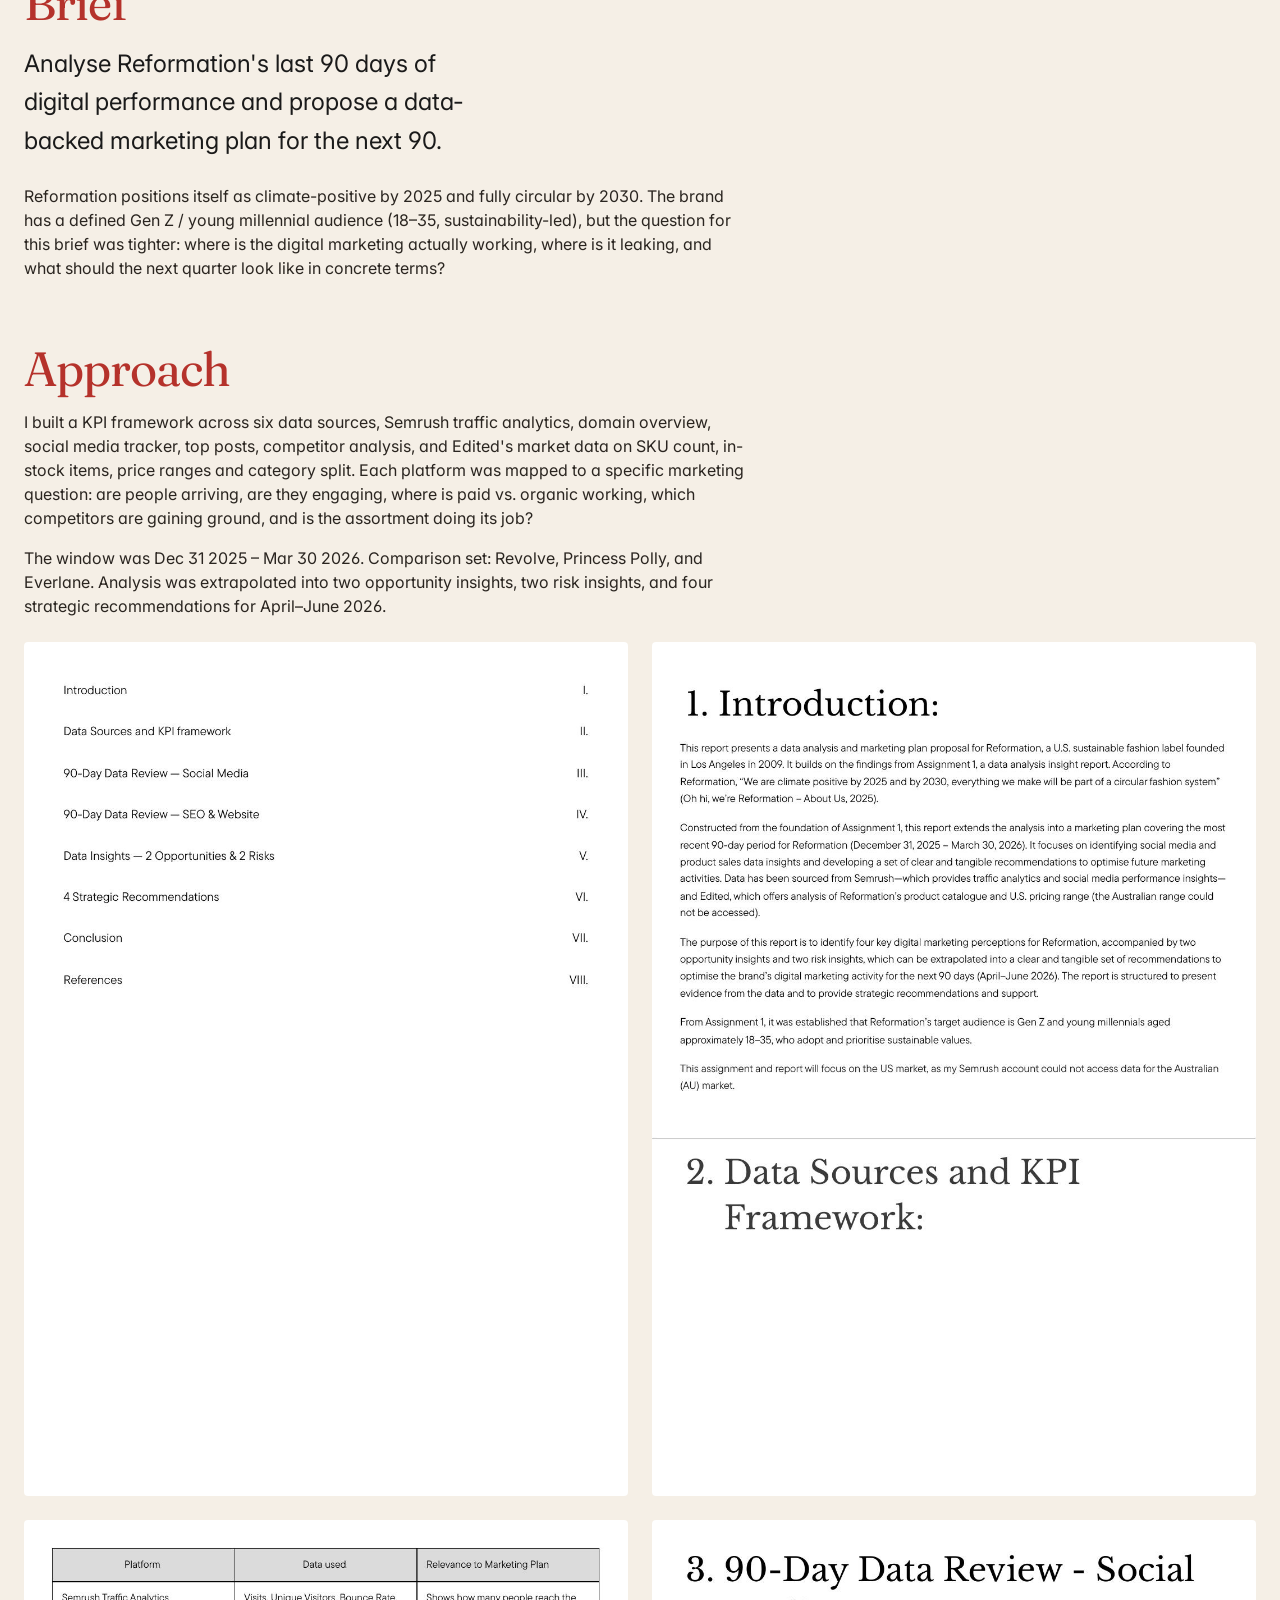
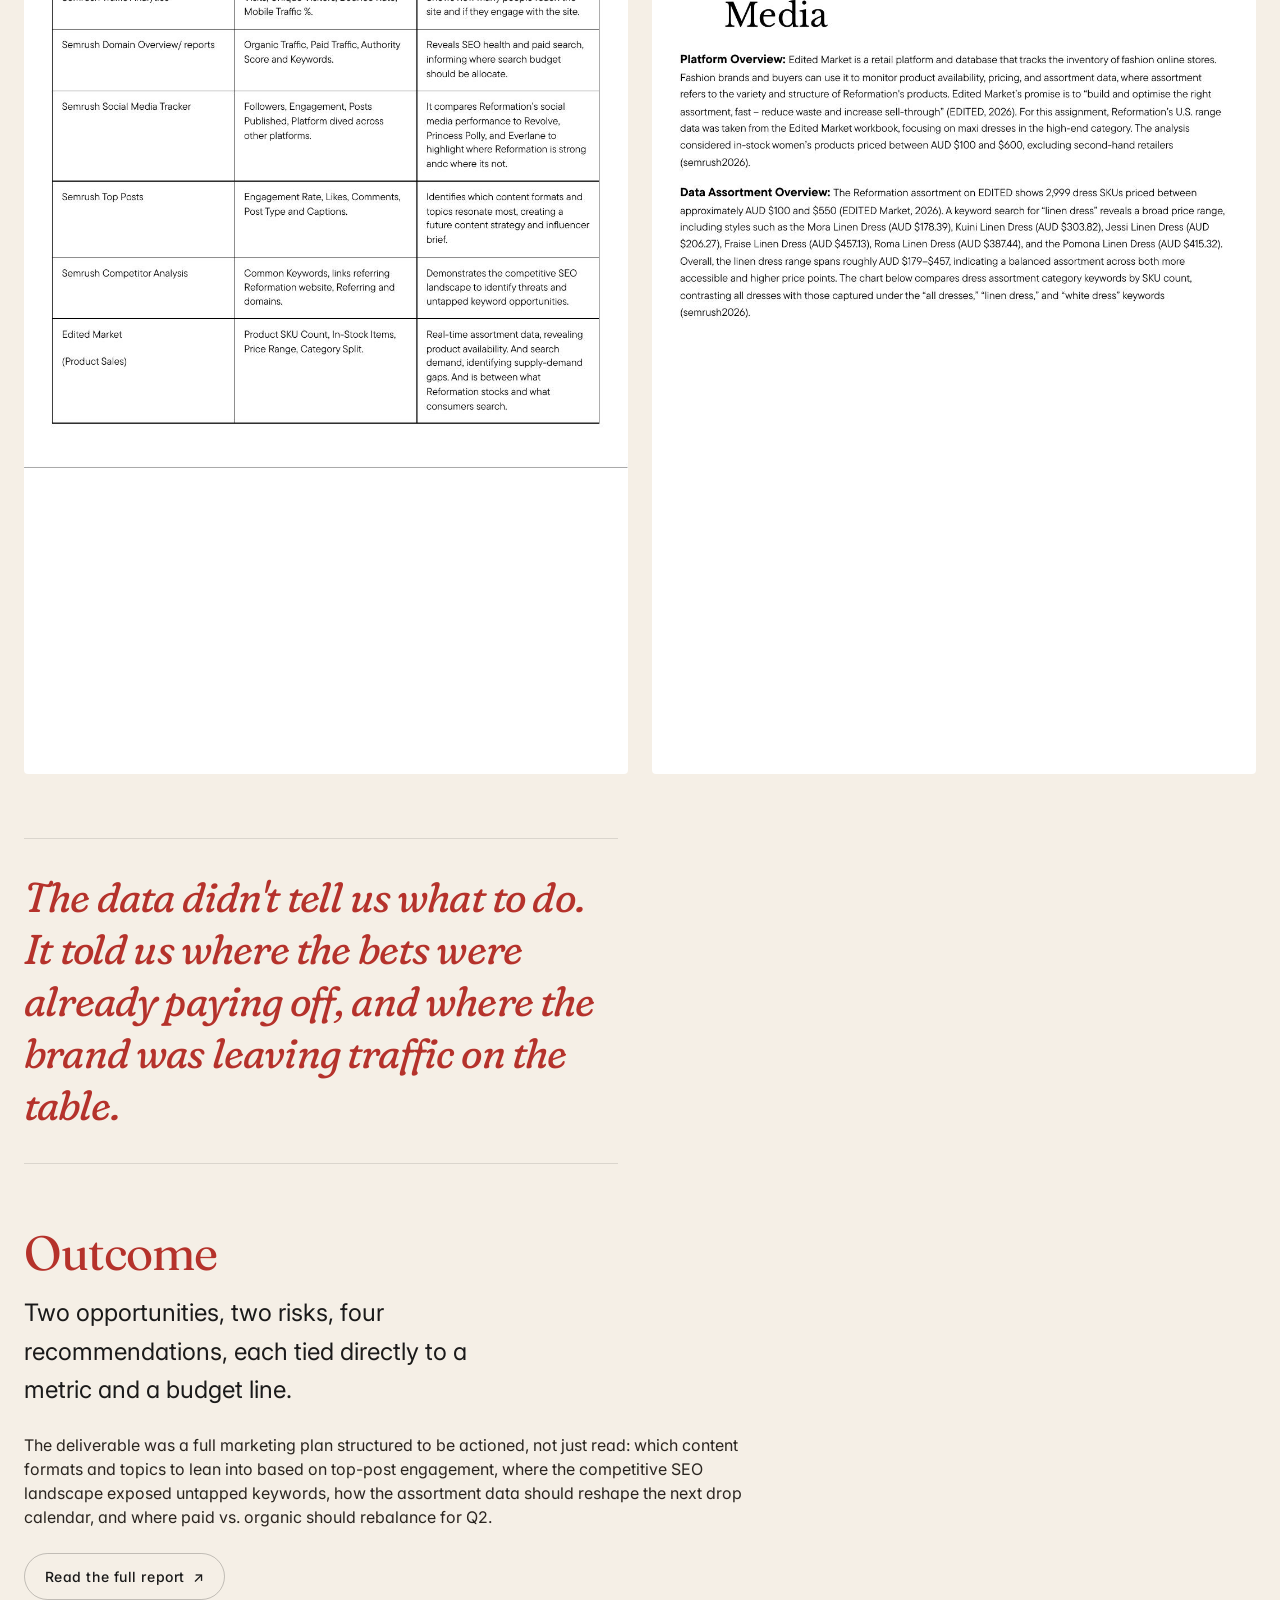
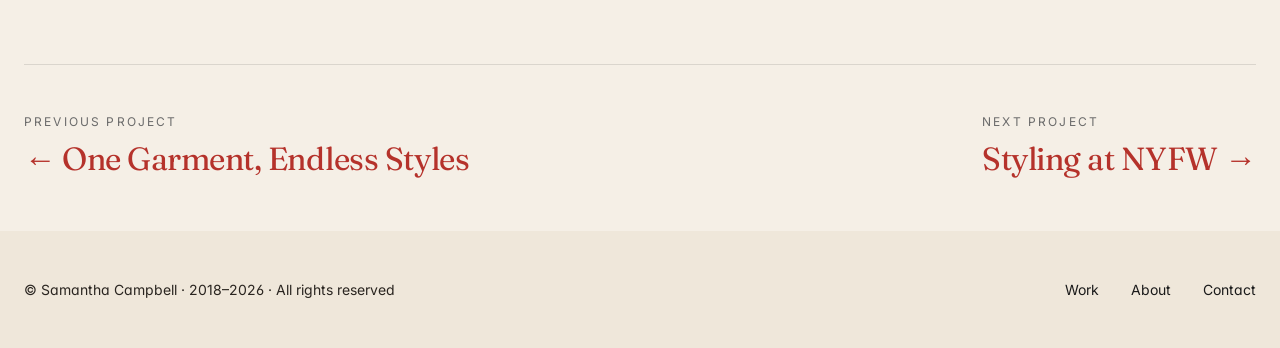
<file: work/reformation.html>
<!doctype html>
<html lang="en">
<head>
  <meta charset="utf-8" />
  <meta name="viewport" content="width=device-width, initial-scale=1" />
  <title>The Reformation · Data-Led Marketing Plan, Samantha Campbell</title>
  <meta name="description" content="A 90-day digital marketing plan for The Reformation, built on Semrush + Edited data, opportunity insights, risk insights, and four strategic recommendations." />
  <meta name="theme-color" content="#F5EFE6" />

  <link rel="preconnect" href="https://fonts.googleapis.com" />
  <link rel="preconnect" href="https://fonts.gstatic.com" crossorigin />
  <link href="https://fonts.googleapis.com/css2?family=Fraunces:ital,opsz,wght,SOFT@0,9..144,400;0,9..144,500;0,9..144,600;1,9..144,400;1,9..144,500&family=Inter:wght@400;500;600&display=swap" rel="stylesheet" />

  <link rel="stylesheet" href="../css/tokens.css" />
  <link rel="stylesheet" href="../css/styles.css" />
</head>
<body>

  <header class="nav" id="nav">
    <div class="container nav__inner">
      <a class="nav__brand" href="../index.html">Samantha Campbell<sup>®</sup></a>
      <button class="nav__toggle" aria-expanded="false" aria-controls="nav-list">Menu</button>
      <nav>
        <ul class="nav__list" id="nav-list">
          <li><a class="nav__link is-active" href="../index.html">Work</a></li>
          <li><a class="nav__link" href="../about.html">About</a></li>
          <li><a class="nav__link" href="../index.html#contact">Contact</a></li>
          <li><a class="nav__link" href="https://instagram.com/samanthacampbellll" rel="noopener" target="_blank">IG</a></li>
        </ul>
      </nav>
    </div>
  </header>

  <main id="main">
    <header class="case-page-header">
      <div class="container">
        <div class="case-page-header__index">
          <span>Case Study · 03 / 06</span>
          <span>2026 · Analytics · Strategy</span>
        </div>
        <h1>The <em>Reformation</em>.<br/>Data-led marketing.</h1>
        <p class="case-page-header__lede">"Being naked is the #1 most sustainable option. We're #2." A 90-day data analysis and marketing plan for one of LA's most-watched sustainable fashion labels.</p>
      </div>
    </header>

    <div class="container">
      <div class="case-hero zoom-in">
        <img src="../assets/images/projects/reformation-cover.jpg" alt="Reformation data analysis report cover" />
      </div>

      <dl class="case-meta fade-in">
        <div><dt>Brief</dt><dd>SHDAFA · Digital Fashion Marketing & Retail Analytics</dd></div>
        <div><dt>Year</dt><dd>2026</dd></div>
        <div><dt>Role</dt><dd>Data analyst · Strategist</dd></div>
        <div><dt>Discipline</dt><dd>Analytics · Strategy</dd></div>
      </dl>

      <article>
        <section class="case-section fade-in">
          <h2>Brief</h2>
          <p class="lede">Analyse Reformation's last 90 days of digital performance and propose a data-backed marketing plan for the next 90.</p>
          <p>Reformation positions itself as climate-positive by 2025 and fully circular by 2030. The brand has a defined Gen Z / young millennial audience (18–35, sustainability-led), but the question for this brief was tighter: where is the digital marketing actually working, where is it leaking, and what should the next quarter look like in concrete terms?</p>
        </section>

        <section class="case-section fade-in">
          <h2>Approach</h2>
          <p>I built a KPI framework across six data sources, Semrush traffic analytics, domain overview, social media tracker, top posts, competitor analysis, and Edited's market data on SKU count, in-stock items, price ranges and category split. Each platform was mapped to a specific marketing question: are people arriving, are they engaging, where is paid vs. organic working, which competitors are gaining ground, and is the assortment doing its job?</p>
          <p>The window was Dec 31 2025 – Mar 30 2026. Comparison set: Revolve, Princess Polly, and Everlane. Analysis was extrapolated into two opportunity insights, two risk insights, and four strategic recommendations for April–June 2026.</p>
          <div class="case-gallery case-gallery--rich">
            <img src="../assets/images/galleries/reformation-02.jpg" alt="Data sources and KPI framework" />
            <img src="../assets/images/galleries/reformation-03.jpg" alt="90-day social media review" />
            <img src="../assets/images/galleries/reformation-04.jpg" alt="SEO and website performance" />
            <img src="../assets/images/galleries/reformation-05.jpg" alt="Strategic recommendations" />
          </div>
        </section>

        <blockquote class="case-quote fade-in">
          The data didn't tell us what to do. It told us where the bets were already paying off, and where the brand was leaving traffic on the table.
        </blockquote>

        <section class="case-section fade-in">
          <h2>Outcome</h2>
          <p class="lede">Two opportunities, two risks, four recommendations, each tied directly to a metric and a budget line.</p>
          <p>The deliverable was a full marketing plan structured to be actioned, not just read: which content formats and topics to lean into based on top-post engagement, where the competitive SEO landscape exposed untapped keywords, how the assortment data should reshape the next drop calendar, and where paid vs. organic should rebalance for Q2.</p>
          <p style="margin-top: var(--space-5);"><a class="btn btn--ghost" href="../assets/pdfs/reformation.pdf" target="_blank" rel="noopener">Read the full report <span class="btn__arrow" aria-hidden="true">↗</span></a></p>
        </section>
      </article>

      <nav class="case-nav" aria-label="Project navigation">
        <a href="mmw-ux.html"><small>Previous project</small>← One Garment, Endless Styles</a>
        <a href="personal-styling.html"><small>Next project</small>Styling at NYFW →</a>
      </nav>
    </div>

    <footer class="footer">
      <div class="container footer__inner">
        <p>© Samantha Campbell · 2018–2026 · All rights reserved</p>
        <nav aria-label="Footer">
          <ul>
            <li><a href="../index.html">Work</a></li>
            <li><a href="../about.html">About</a></li>
            <li><a href="../index.html#contact">Contact</a></li>
          </ul>
        </nav>
      </div>
    </footer>
  </main>

  <script src="../js/main.js"></script>
</body>
</html>
</file>
<file: css/tokens.css>
:root {
  /* Colour */
  --bg-cream: #f5efe6;
  --bg-cream-warm: #efe7da;
  --bg-cream-deep: #e8dfd0;
  --accent-red: #b5322b;
  --accent-red-deep: #8e2620;
  --accent-red-soft: #d4544c;
  --text-near-black: #1a1a1a;
  --text-body: #2a2520;
  --text-muted: #6b6b6b;
  --rule: rgba(26, 26, 26, 0.12);
  --rule-strong: rgba(26, 26, 26, 0.24);

  /* Typography */
  --font-display: "Fraunces", "Playfair Display", "Times New Roman", Georgia, serif;
  --font-sans: "Inter", -apple-system, BlinkMacSystemFont, "Segoe UI", Roboto, sans-serif;

  /* Type scale (responsive via clamp) */
  --fs-xs: 0.75rem;       /* 12px */
  --fs-sm: 0.875rem;      /* 14px */
  --fs-base: 1rem;        /* 16px */
  --fs-md: 1.125rem;      /* 18px */
  --fs-lg: 1.5rem;        /* 24px */
  --fs-xl: clamp(1.5rem, 2vw + 0.75rem, 2rem);
  --fs-2xl: clamp(2rem, 3vw + 1rem, 3rem);
  --fs-3xl: clamp(2.75rem, 5vw + 1rem, 4.5rem);
  --fs-display: clamp(3.5rem, 11vw + 0.5rem, 9rem);

  /* Spacing */
  --space-1: 0.25rem;
  --space-2: 0.5rem;
  --space-3: 0.75rem;
  --space-4: 1rem;
  --space-5: 1.5rem;
  --space-6: 2rem;
  --space-7: 3rem;
  --space-8: 4rem;
  --space-9: 6rem;
  --space-10: 8rem;

  /* Layout */
  --container-max: 80rem;        /* 1280px */
  --container-prose: 45rem;      /* 720px */
  --gutter: 1.5rem;
  --section-y: clamp(3rem, 6vw + 1rem, 6rem);

  /* Radii */
  --radius-sm: 0.25rem;
  --radius-md: 0.5rem;
  --radius-pill: 999px;

  /* Motion */
  --ease: cubic-bezier(0.2, 0.6, 0.2, 1);
  --ease-out-expo: cubic-bezier(0.19, 1, 0.22, 1);
  --dur-fast: 180ms;
  --dur-mid: 360ms;
  --dur-slow: 600ms;
  --dur-xslow: 900ms;
}
</file>
<file: css/styles.css>
/* ============================================================
   Reset
   ============================================================ */
*, *::before, *::after { box-sizing: border-box; }
* { margin: 0; }
html { -webkit-text-size-adjust: 100%; }
body { line-height: 1.5; -webkit-font-smoothing: antialiased; }
img, picture, video, canvas, svg { display: block; max-width: 100%; }
input, button, textarea, select { font: inherit; }
p, h1, h2, h3, h4, h5, h6 { overflow-wrap: break-word; }
button { background: none; border: none; cursor: pointer; padding: 0; color: inherit; }
a { color: inherit; }

/* ============================================================
   Base
   ============================================================ */
html, body { overflow-x: clip; }
body {
  background: var(--bg-cream);
  color: var(--text-body);
  font-family: var(--font-sans);
  font-size: var(--fs-base);
  font-feature-settings: "ss01", "cv11";
}

h1, h2, h3, h4 {
  font-family: var(--font-display);
  font-weight: 400;
  color: var(--text-near-black);
  line-height: 1.05;
  letter-spacing: -0.01em;
}

h1 { font-size: var(--fs-display); letter-spacing: -0.04em; }
h2 { font-size: var(--fs-3xl); letter-spacing: -0.02em; }
h3 { font-size: var(--fs-2xl); letter-spacing: -0.015em; }
h4 { font-size: var(--fs-xl); }

p { color: var(--text-body); max-width: var(--container-prose); }

a { text-decoration: none; transition: color var(--dur-fast) var(--ease); }
a:hover { color: var(--accent-red); }
a:focus-visible {
  outline: 2px solid var(--accent-red);
  outline-offset: 3px;
  border-radius: 2px;
}

::selection { background: var(--accent-red); color: var(--bg-cream); }

/* ============================================================
   Layout primitives
   ============================================================ */
.container {
  width: 100%;
  max-width: var(--container-max);
  margin: 0 auto;
  padding-inline: var(--gutter);
}

.section { padding-block: var(--section-y); }
.section--tight { padding-block: calc(var(--section-y) * 0.6); }

.eyebrow {
  font-family: var(--font-sans);
  font-size: var(--fs-xs);
  font-weight: 500;
  text-transform: uppercase;
  letter-spacing: 0.18em;
  color: var(--text-muted);
}

.lede {
  font-size: var(--fs-md);
  line-height: 1.6;
  color: var(--text-body);
  max-width: 38ch;
}

.rule { border: 0; border-top: 1px solid var(--rule); margin: 0; }

/* ============================================================
   Navigation
   ============================================================ */
.nav {
  position: sticky;
  top: 0;
  z-index: 50;
  background: rgba(245, 239, 230, 0.85);
  backdrop-filter: saturate(140%) blur(10px);
  -webkit-backdrop-filter: saturate(140%) blur(10px);
  transition: background var(--dur-mid) var(--ease), border-color var(--dur-mid) var(--ease);
  border-bottom: 1px solid transparent;
}
.nav.is-scrolled {
  background: rgba(245, 239, 230, 0.95);
  border-bottom-color: var(--rule);
}

.nav__inner {
  display: flex;
  align-items: center;
  justify-content: space-between;
  padding-block: 1.25rem;
}

.nav__brand {
  font-family: var(--font-display);
  font-size: var(--fs-md);
  font-weight: 500;
  color: var(--text-near-black);
  letter-spacing: -0.01em;
}
.nav__brand sup { font-size: 0.55em; vertical-align: super; color: var(--accent-red); }

.nav__list {
  display: flex;
  gap: var(--space-6);
  list-style: none;
  padding: 0;
  align-items: center;
}
.nav__link {
  font-size: var(--fs-sm);
  letter-spacing: 0.02em;
  position: relative;
}
.nav__link::after {
  content: "";
  position: absolute;
  left: 0; right: 100%; bottom: -4px;
  height: 1px;
  background: var(--accent-red);
  transition: right var(--dur-mid) var(--ease);
}
.nav__link:hover::after,
.nav__link.is-active::after { right: 0; }

.nav__toggle { display: none; }

@media (max-width: 720px) {
  .nav__list {
    position: fixed;
    inset: 64px 0 auto 0;
    flex-direction: column;
    align-items: flex-start;
    gap: var(--space-4);
    padding: var(--space-6) var(--gutter) var(--space-7);
    background: var(--bg-cream);
    border-bottom: 1px solid var(--rule);
    transform: translateY(-110%);
    transition: transform var(--dur-mid) var(--ease);
  }
  .nav.is-open .nav__list { transform: translateY(0); }
  .nav__toggle {
    display: inline-flex;
    align-items: center;
    gap: var(--space-2);
    font-size: var(--fs-sm);
  }
  .nav__toggle::after {
    content: "";
    width: 18px; height: 1px;
    background: currentColor;
    box-shadow: 0 -5px 0 currentColor, 0 5px 0 currentColor;
    transition: box-shadow var(--dur-mid) var(--ease);
  }
  .nav.is-open .nav__toggle::after { box-shadow: 0 0 0 currentColor; }
}

/* ============================================================
   Hero — full-screen, takes the whole stage
   ============================================================ */
.hero {
  min-height: 92vh;
  display: flex;
  flex-direction: column;
  padding-top: clamp(1rem, 2.5vw, 2rem);
  position: relative;
  overflow: hidden;
}
.hero > .container {
  flex: 1;
  display: flex;
  flex-direction: column;
}

.hero__top {
  display: flex;
  justify-content: space-between;
  align-items: baseline;
  gap: var(--space-4);
  font-size: var(--fs-xs);
  letter-spacing: 0.22em;
  text-transform: uppercase;
  color: var(--accent-red);
  font-weight: 500;
  margin-bottom: clamp(1.5rem, 3vw, 2.5rem);
}
.hero__top span:last-child { white-space: nowrap; }

.hero__star {
  display: inline-block;
  font-style: normal;
  margin-right: 0.5em;
  animation: spin 18s linear infinite;
  font-size: 1.15em;
}
@keyframes spin { to { transform: rotate(360deg); } }

.hero__name-wrap {
  flex: 1;
  display: flex;
  align-items: center;
  margin-block: clamp(1rem, 3vw, 2.5rem);
}

.hero__name {
  font-family: var(--font-display);
  color: var(--accent-red);
  font-weight: 400;
  line-height: 0.82;
  letter-spacing: -0.055em;
  font-size: clamp(4rem, 23vw, 17rem);
  margin: 0;
  width: 100%;
}
.hero__line { display: block; }
.hero__name em {
  font-style: italic;
  font-variation-settings: "SOFT" 100;
  letter-spacing: -0.025em;
  color: var(--accent-red-deep);
}
.hero__name sup {
  font-size: 0.18em;
  vertical-align: 0.32em;
  margin-left: 0.04em;
  letter-spacing: 0;
  font-style: normal;
}

.hero__bottom {
  display: grid;
  grid-template-columns: 1fr 1fr;
  gap: var(--space-6) var(--space-8);
  align-items: end;
  padding-block: var(--space-5) var(--space-6);
  border-top: 1px solid var(--rule);
  margin-top: clamp(2rem, 4vw, 3rem);
}
.hero__meta {
  display: grid;
  grid-template-columns: repeat(3, auto);
  gap: var(--space-3) var(--space-7);
  align-items: baseline;
  margin: 0;
}
.hero__meta dt {
  font-size: var(--fs-xs);
  text-transform: uppercase;
  letter-spacing: 0.18em;
  color: var(--text-muted);
  margin-bottom: var(--space-1);
}
.hero__meta dd {
  font-size: var(--fs-md);
  color: var(--text-near-black);
  margin: 0;
}
.hero__intro {
  margin: 0;
  align-self: end;
  max-width: 42ch;
}

@media (max-width: 720px) {
  .hero { min-height: 88vh; }
  .hero__top { font-size: 0.65rem; letter-spacing: 0.15em; }
  .hero__bottom { grid-template-columns: 1fr; gap: var(--space-5); }
  .hero__meta { grid-template-columns: repeat(2, auto); gap: var(--space-3) var(--space-5); }
}

/* ============================================================
   Marquee (under hero)
   ============================================================ */
.marquee {
  background: var(--accent-red);
  color: var(--bg-cream);
  overflow: hidden;
  padding-block: clamp(0.75rem, 1.5vw, 1.25rem);
  border-block: 1px solid var(--accent-red-deep);
  position: relative;
}
.marquee__track {
  display: inline-flex;
  align-items: center;
  white-space: nowrap;
  font-family: var(--font-display);
  font-size: clamp(1.5rem, 3vw, 2.5rem);
  font-weight: 400;
  letter-spacing: -0.015em;
  animation: marquee-scroll 38s linear infinite;
  will-change: transform;
}
.marquee__track > span { padding-right: 3rem; }
.marquee__track em { font-style: italic; }
.marquee__star {
  display: inline-block;
  font-style: normal;
  margin: 0 1.5rem;
  opacity: 0.9;
  font-size: 0.7em;
}
@keyframes marquee-scroll {
  from { transform: translateX(0); }
  to { transform: translateX(-50%); }
}

@media (prefers-reduced-motion: reduce) {
  .hero__star, .marquee__track { animation: none; }
}

/* ============================================================
   Work grid
   ============================================================ */
.work-header {
  display: flex;
  align-items: baseline;
  justify-content: space-between;
  gap: var(--space-5);
  margin-bottom: var(--space-7);
}
.work-grid {
  display: grid;
  grid-template-columns: repeat(12, 1fr);
  gap: var(--space-7) var(--space-5);
}

.tile { grid-column: span 6; display: block; }
.tile:nth-child(4n+1),
.tile:nth-child(4n+4) { grid-column: span 6; }
@media (min-width: 960px) {
  .tile:nth-child(4n+1) { grid-column: 1 / span 7; }
  .tile:nth-child(4n+2) { grid-column: 8 / span 5; margin-top: var(--space-9); }
  .tile:nth-child(4n+3) { grid-column: 1 / span 5; }
  .tile:nth-child(4n+4) { grid-column: 6 / span 7; margin-top: var(--space-9); }
}
@media (max-width: 720px) {
  .tile { grid-column: span 12; }
}

.tile__media {
  position: relative;
  aspect-ratio: 16 / 10;
  background: var(--bg-cream-warm);
  overflow: hidden;
  border-radius: var(--radius-sm);
}
.tile__media img,
.tile__media svg {
  width: 100%; height: 100%;
  object-fit: cover;
  transition: transform var(--dur-slow) var(--ease);
}
.tile:hover .tile__media img,
.tile:hover .tile__media svg { transform: scale(1.025); }

.tile__caption {
  display: flex;
  align-items: baseline;
  justify-content: space-between;
  gap: var(--space-4);
  margin-top: var(--space-4);
}
.tile__title {
  font-family: var(--font-display);
  font-size: var(--fs-xl);
  font-weight: 400;
  color: var(--text-near-black);
  letter-spacing: -0.015em;
}
.tile__title-mark {
  display: inline-block;
  width: 0.35em; height: 1px;
  background: var(--accent-red);
  margin-left: 0.25em;
  transform: translateY(-0.35em);
  transition: width var(--dur-mid) var(--ease);
}
.tile:hover .tile__title-mark { width: 1em; }

.tile__meta {
  font-size: var(--fs-xs);
  color: var(--text-muted);
  text-transform: uppercase;
  letter-spacing: 0.14em;
  text-align: right;
  white-space: nowrap;
}

.tag-row { display: flex; gap: var(--space-2); flex-wrap: wrap; margin-top: var(--space-3); }
.tag {
  display: inline-block;
  font-size: var(--fs-xs);
  letter-spacing: 0.16em;
  text-transform: uppercase;
  color: var(--text-muted);
  border: 1px solid var(--rule);
  padding: 0.35em 0.9em;
  border-radius: var(--radius-pill);
}

/* ============================================================
   About teaser (on home)
   ============================================================ */
.about-teaser {
  background: var(--bg-cream-warm);
}
.about-teaser__grid {
  display: grid;
  grid-template-columns: repeat(12, 1fr);
  gap: var(--space-7);
  align-items: center;
}
.about-teaser__copy { grid-column: span 12; }
.about-teaser__media { grid-column: span 12; }
@media (min-width: 800px) {
  .about-teaser__copy { grid-column: 1 / span 6; }
  .about-teaser__media { grid-column: 8 / span 5; }
}
.about-teaser h2 { color: var(--accent-red); margin-bottom: var(--space-5); }
.about-teaser p + p { margin-top: var(--space-4); }
.about-teaser__media .portrait { aspect-ratio: 1 / 1; background: var(--bg-cream-deep); border-radius: var(--radius-sm); width: 100%; max-width: 100%; height: auto; display: block; object-fit: cover; object-position: center top; }
@media (max-width: 800px) {
  .about-teaser__media { max-width: 22rem; justify-self: center; width: 100%; }
}

/* ============================================================
   Contact band
   ============================================================ */
.contact {
  background: var(--accent-red);
  color: var(--bg-cream);
}
.contact a { color: var(--bg-cream); }
.contact a:hover { color: var(--bg-cream-warm); }
.contact h2 { color: var(--bg-cream); }
.contact .eyebrow { color: var(--bg-cream-deep); }
.contact .rule { border-top-color: rgba(245, 239, 230, 0.25); }
.contact__grid {
  display: grid;
  grid-template-columns: repeat(12, 1fr);
  gap: var(--space-7);
  align-items: end;
}
.contact__heading { grid-column: 1 / -1; }
@media (min-width: 800px) {
  .contact__heading { grid-column: 1 / span 8; }
  .contact__details { grid-column: 9 / span 4; }
}
.contact h2 { font-size: var(--fs-3xl); }
.contact h2 em {
  font-style: italic;
  color: var(--bg-cream);
  opacity: 0.95;
}
.contact__star {
  display: inline-block;
  margin-left: 0.1em;
  font-family: var(--font-sans);
  font-weight: 400;
  font-size: 0.6em;
  vertical-align: 0.35em;
}
.contact__details {
  font-size: var(--fs-md);
  display: flex;
  flex-direction: column;
  gap: var(--space-3);
}
.contact__details a { display: inline-block; border-bottom: 1px solid currentColor; padding-bottom: 0.1em; }

/* ============================================================
   Footer
   ============================================================ */
.footer {
  background: var(--bg-cream-warm);
  padding-block: var(--space-7);
  font-size: var(--fs-sm);
  color: var(--text-muted);
}
.footer__inner {
  display: flex;
  justify-content: space-between;
  flex-wrap: wrap;
  gap: var(--space-4);
}
.footer nav ul { list-style: none; padding: 0; display: flex; gap: var(--space-6); }
.footer__inner a { color: var(--text-near-black); }

/* ============================================================
   Page header (used on about + case studies)
   ============================================================ */
.page-header {
  padding-block: clamp(3rem, 6vw + 2rem, 6rem) var(--space-6);
}
.page-header__eyebrow { margin-bottom: var(--space-3); }
.page-header h1 {
  font-size: var(--fs-3xl);
  letter-spacing: -0.02em;
  color: var(--accent-red);
  max-width: 18ch;
}

/* ============================================================
   Case study
   ============================================================ */
.case-meta {
  display: grid;
  grid-template-columns: repeat(auto-fit, minmax(140px, 1fr));
  gap: var(--space-5) var(--space-6);
  padding-block: var(--space-5);
  border-block: 1px solid var(--rule);
  margin-block: var(--space-6) var(--space-7);
}
.case-meta dt { font-size: var(--fs-xs); text-transform: uppercase; letter-spacing: 0.16em; color: var(--text-muted); margin-bottom: var(--space-2); }
.case-meta dd { font-size: var(--fs-md); color: var(--text-near-black); }

.case-hero {
  aspect-ratio: 16 / 9;
  background: var(--bg-cream-warm);
  border-radius: var(--radius-sm);
  margin-bottom: var(--space-6);
  overflow: hidden;
}

.case-section { margin-block: var(--space-8); }
.case-section h2 {
  font-size: var(--fs-2xl);
  color: var(--accent-red);
  margin-bottom: var(--space-4);
}
.case-section p + p { margin-top: var(--space-4); }
.case-section .lede { margin-bottom: var(--space-5); font-size: var(--fs-lg); color: var(--text-near-black); max-width: 30ch; }

.case-gallery {
  display: grid;
  grid-template-columns: repeat(2, 1fr);
  gap: var(--space-4);
  margin-top: var(--space-5);
}
@media (max-width: 600px) { .case-gallery { grid-template-columns: 1fr; } }
.case-gallery > * {
  aspect-ratio: 4 / 3;
  background: var(--bg-cream-warm);
  border-radius: var(--radius-sm);
  overflow: hidden;
}

.case-nav {
  display: flex;
  justify-content: space-between;
  align-items: center;
  gap: var(--space-5);
  padding-block: var(--space-7);
  border-top: 1px solid var(--rule);
  margin-top: var(--space-8);
}
.case-nav a {
  font-family: var(--font-display);
  font-size: var(--fs-xl);
  color: var(--accent-red);
  letter-spacing: -0.015em;
}
.case-nav a small { display: block; font-family: var(--font-sans); font-size: var(--fs-xs); text-transform: uppercase; letter-spacing: 0.18em; color: var(--text-muted); margin-bottom: var(--space-1); }

/* ============================================================
   About page
   ============================================================ */
.about-grid {
  display: grid;
  grid-template-columns: repeat(12, 1fr);
  gap: var(--space-8);
  margin-top: var(--space-7);
}
.about-grid__lede { grid-column: span 12; }
.about-grid__body { grid-column: span 12; }
.about-grid__sidebar { grid-column: span 12; }
@media (min-width: 900px) {
  .about-grid__lede { grid-column: 1 / span 8; }
  .about-grid__body { grid-column: 1 / span 7; }
  .about-grid__sidebar { grid-column: 9 / span 4; }
}
.about-grid h3 {
  font-size: var(--fs-md);
  font-family: var(--font-sans);
  text-transform: uppercase;
  letter-spacing: 0.16em;
  color: var(--text-muted);
  margin-bottom: var(--space-3);
  font-weight: 500;
}
.about-grid p + p { margin-top: var(--space-4); }
.about-grid ul { list-style: none; padding: 0; }
.about-grid li { padding-block: var(--space-2); border-bottom: 1px solid var(--rule); font-size: var(--fs-md); color: var(--text-near-black); }
.about-grid li:last-child { border-bottom: 0; }
.about-grid .portrait { aspect-ratio: 1 / 1; background: var(--bg-cream-warm); border-radius: var(--radius-sm); margin-bottom: var(--space-5); width: 100%; max-width: 22rem; height: auto; display: block; object-fit: cover; object-position: center top; }
.about-grid__sidebar > * + * { margin-top: var(--space-7); }

/* ============================================================
   Buttons
   ============================================================ */
.btn {
  display: inline-flex;
  align-items: center;
  gap: var(--space-2);
  padding: 0.85em 1.4em;
  border-radius: var(--radius-pill);
  font-size: var(--fs-sm);
  letter-spacing: 0.04em;
  font-weight: 500;
  border: 1px solid currentColor;
  transition: background var(--dur-fast) var(--ease), color var(--dur-fast) var(--ease);
}
.btn--primary {
  background: var(--accent-red);
  color: var(--bg-cream);
  border-color: var(--accent-red);
}
.btn--primary:hover { background: var(--accent-red-deep); color: var(--bg-cream); border-color: var(--accent-red-deep); }
.btn--ghost { color: var(--text-near-black); border-color: var(--rule-strong); }
.btn--ghost:hover { background: var(--text-near-black); color: var(--bg-cream); border-color: var(--text-near-black); }
.btn__arrow { transition: transform var(--dur-fast) var(--ease); }
.btn:hover .btn__arrow { transform: translateX(3px); }

/* ============================================================
   Motion
   ============================================================ */
.fade-in {
  opacity: 0;
  transform: translateY(12px);
  transition: opacity var(--dur-slow) var(--ease), transform var(--dur-slow) var(--ease);
}
.fade-in.is-visible { opacity: 1; transform: none; }

@media (prefers-reduced-motion: reduce) {
  *, *::before, *::after {
    transition-duration: 0ms !important;
    animation-duration: 0ms !important;
  }
  .fade-in { opacity: 1; transform: none; }
}

/* ============================================================
   Utilities
   ============================================================ */
.sr-only {
  position: absolute;
  width: 1px; height: 1px;
  padding: 0; margin: -1px;
  overflow: hidden; clip: rect(0,0,0,0);
  white-space: nowrap; border: 0;
}
.skip-link {
  position: absolute;
  top: -40px;
  left: var(--gutter);
  background: var(--accent-red);
  color: var(--bg-cream);
  padding: var(--space-3) var(--space-4);
  border-radius: 0 0 var(--radius-sm) var(--radius-sm);
  z-index: 100;
}
.skip-link:focus { top: 0; }

.flex-baseline { display: flex; align-items: baseline; gap: var(--space-3); }
.mt-3 { margin-top: var(--space-3); }
.mt-5 { margin-top: var(--space-5); }
.mt-7 { margin-top: var(--space-7); }

/* ============================================================
   Discipline cycler — single rotating word, replaces marquee
   ============================================================ */
.cycler {
  background: var(--bg-cream);
  padding-block: clamp(3.5rem, 7vw, 6rem);
  border-block: 1px solid var(--rule-strong);
  overflow: hidden;
}
.cycler__row {
  display: flex;
  align-items: baseline;
  gap: clamp(0.75rem, 2vw, 1.5rem);
  flex-wrap: nowrap;
}
.cycler__label {
  font-family: var(--font-sans);
  font-size: var(--fs-xs);
  text-transform: uppercase;
  letter-spacing: 0.22em;
  color: var(--accent-red);
  flex-shrink: 0;
  align-self: center;
  padding-top: 0.5em;
}
.cycler__words {
  position: relative;
  display: inline-block;
  flex: 1;
  height: clamp(3.6rem, 11.5vw, 9.5rem);
  overflow: hidden;
}
.cycler__word {
  position: absolute;
  left: 0;
  right: 0;
  top: 0;
  bottom: 0;
  display: flex;
  align-items: center;
  font-family: var(--font-display);
  font-weight: 400;
  font-size: clamp(2.4rem, 8.5vw, 7rem);
  line-height: 1.15;
  letter-spacing: -0.035em;
  color: var(--text-near-black);
  opacity: 0;
  transform: translateY(110%);
  transition: opacity 600ms var(--ease-out-expo), transform 800ms var(--ease-out-expo);
  white-space: nowrap;
}
.cycler__word em {
  font-style: italic;
  font-variation-settings: "SOFT" 100;
  color: var(--accent-red);
}
.cycler__word.is-active {
  opacity: 1;
  transform: translateY(0);
}
.cycler__word.is-leaving {
  opacity: 0;
  transform: translateY(-110%);
  transition: opacity 500ms var(--ease-out-expo), transform 700ms var(--ease-out-expo);
}

@media (max-width: 720px) {
  .cycler__row { flex-direction: column; align-items: flex-start; gap: var(--space-3); }
  .cycler__words { width: 100%; height: clamp(2.6rem, 9vw, 4rem); }
  .cycler__word { font-size: clamp(1.6rem, 7.5vw, 2.5rem); }
}

@media (prefers-reduced-motion: reduce) {
  .cycler__word { transition: opacity 200ms ease; transform: none; }
  .cycler__word.is-leaving { transform: none; }
}

/* ============================================================
   Project List — giant lines with floating hover preview
   ============================================================ */
.projects {
  position: relative;
  padding-block: var(--section-y) calc(var(--section-y) * 1.2);
}
.projects__head {
  display: flex;
  justify-content: space-between;
  align-items: baseline;
  gap: var(--space-5);
  border-top: 1px solid var(--rule-strong);
  border-bottom: 1px solid var(--rule);
  padding-block: var(--space-4);
  margin-bottom: var(--space-6);
  font-size: var(--fs-xs);
  text-transform: uppercase;
  letter-spacing: 0.18em;
  color: var(--text-muted);
}
.projects__head span:last-child { letter-spacing: 0.22em; }

.project-list {
  list-style: none;
  padding: 0;
  margin: 0;
}

.project-row {
  position: relative;
  display: block;
  border-bottom: 1px solid var(--rule);
  padding-block: clamp(1.25rem, 2.4vw, 2rem);
  isolation: isolate;
  overflow: hidden;
}
.project-row::before {
  content: "";
  position: absolute;
  inset: 0;
  background: var(--accent-red);
  transform: translateY(101%);
  transition: transform var(--dur-mid) var(--ease-out-expo);
  z-index: -1;
}
.project-row__inner {
  display: grid;
  grid-template-columns: 4ch 1fr auto auto;
  gap: var(--space-5);
  align-items: baseline;
}
.project-row__num {
  font-family: var(--font-sans);
  font-size: var(--fs-xs);
  letter-spacing: 0.16em;
  color: var(--text-muted);
  text-transform: uppercase;
  align-self: start;
  padding-top: 0.4em;
  transition: color var(--dur-mid) var(--ease);
}
.project-row__name {
  font-family: var(--font-display);
  font-weight: 400;
  font-size: clamp(2.5rem, 8vw, 7rem);
  line-height: 0.92;
  letter-spacing: -0.035em;
  color: var(--text-near-black);
  margin: 0;
  display: flex;
  flex-wrap: wrap;
  align-items: baseline;
  gap: 0 0.25em;
  transition: color var(--dur-mid) var(--ease), transform var(--dur-mid) var(--ease);
  will-change: transform, color;
}
.project-row__name em {
  font-style: italic;
  font-variation-settings: "SOFT" 100;
  color: var(--accent-red);
  letter-spacing: -0.02em;
}
.project-row__year {
  font-family: var(--font-display);
  font-style: italic;
  font-variation-settings: "SOFT" 100;
  font-size: var(--fs-md);
  color: var(--text-muted);
  letter-spacing: -0.01em;
  white-space: nowrap;
  align-self: start;
  padding-top: 0.4em;
}
.project-row__discipline {
  font-family: var(--font-sans);
  font-size: var(--fs-xs);
  text-transform: uppercase;
  letter-spacing: 0.18em;
  color: var(--text-muted);
  white-space: nowrap;
  align-self: start;
  padding-top: 0.4em;
  text-align: right;
}

@media (hover: hover) and (pointer: fine) {
  .project-row:hover::before { transform: translateY(0); }
  .project-row:hover .project-row__name,
  .project-row:hover .project-row__name em,
  .project-row:hover .project-row__num,
  .project-row:hover .project-row__year,
  .project-row:hover .project-row__discipline {
    color: var(--bg-cream);
  }
  .project-row:hover .project-row__name {
    transform: translateX(clamp(0.5rem, 1.5vw, 1.5rem));
  }
  .project-row__num,
  .project-row__year,
  .project-row__discipline {
    transition: color var(--dur-mid) var(--ease);
  }
}

@media (max-width: 720px) {
  .project-row__inner {
    grid-template-columns: 3ch 1fr;
    gap: var(--space-3);
  }
  .project-row__year, .project-row__discipline {
    grid-column: 2;
    padding-top: var(--space-2);
    text-align: left;
  }
  .project-row__name { font-size: clamp(2rem, 11vw, 4rem); }
}

/* ============================================================
   Scroll-driven row reveal — slides the giant project line up
   ============================================================ */
.reveal-row {
  opacity: 0;
  transform: translateY(40px);
  transition: opacity var(--dur-xslow) var(--ease-out-expo), transform var(--dur-xslow) var(--ease-out-expo);
}
.reveal-row.is-visible { opacity: 1; transform: none; }
.reveal-row:nth-child(1).is-visible { transition-delay: 0ms; }
.reveal-row:nth-child(2).is-visible { transition-delay: 70ms; }
.reveal-row:nth-child(3).is-visible { transition-delay: 140ms; }
.reveal-row:nth-child(4).is-visible { transition-delay: 210ms; }
.reveal-row:nth-child(5).is-visible { transition-delay: 280ms; }
.reveal-row:nth-child(6).is-visible { transition-delay: 350ms; }

/* ============================================================
   Reveal-up — clipped slide-in for headings
   ============================================================ */
.reveal-up {
  display: inline-block;
  overflow: hidden;
  line-height: 1;
  vertical-align: bottom;
}
.reveal-up > span {
  display: inline-block;
  transform: translateY(110%);
  transition: transform var(--dur-xslow) var(--ease-out-expo);
}
.reveal-up.is-visible > span { transform: translateY(0); }

/* ============================================================
   Image scroll-zoom — gentle parallax-style reveal
   ============================================================ */
.zoom-in {
  overflow: hidden;
  border-radius: var(--radius-sm);
}
.zoom-in img {
  transform: scale(1.18);
  transition: transform 1400ms var(--ease-out-expo);
  width: 100%;
  height: 100%;
  object-fit: cover;
}
.zoom-in.is-visible img { transform: scale(1); }

/* ============================================================
   Stagger fade-up
   ============================================================ */
.stagger > * {
  opacity: 0;
  transform: translateY(18px);
  transition: opacity var(--dur-xslow) var(--ease-out-expo), transform var(--dur-xslow) var(--ease-out-expo);
}
.stagger.is-visible > * { opacity: 1; transform: none; }
.stagger.is-visible > *:nth-child(1) { transition-delay: 0ms; }
.stagger.is-visible > *:nth-child(2) { transition-delay: 60ms; }
.stagger.is-visible > *:nth-child(3) { transition-delay: 120ms; }
.stagger.is-visible > *:nth-child(4) { transition-delay: 180ms; }
.stagger.is-visible > *:nth-child(5) { transition-delay: 240ms; }
.stagger.is-visible > *:nth-child(6) { transition-delay: 300ms; }

/* ============================================================
   Hero — extra polish (override existing)
   ============================================================ */
.hero__line { overflow: hidden; line-height: 0.92; padding-bottom: 0.04em; }
.hero__line-inner {
  display: inline-block;
  transform: translateY(102%);
  transition: transform 1100ms var(--ease-out-expo);
}
.hero.is-loaded .hero__line-inner { transform: translateY(0); }
.hero__line-inner.delay { transition-delay: 120ms; }

/* ============================================================
   Index ticker (above project list)
   ============================================================ */
.ticker {
  font-family: var(--font-display);
  font-style: italic;
  font-variation-settings: "SOFT" 100;
  font-size: clamp(2rem, 6vw, 5rem);
  line-height: 1.05;
  letter-spacing: -0.025em;
  color: var(--accent-red);
  margin: 0;
  max-width: 22ch;
}
.ticker em {
  font-style: normal;
  color: var(--text-near-black);
}

/* ============================================================
   Case study — page hero + gallery polish
   ============================================================ */
.case-page-header {
  padding-block: clamp(4rem, 8vw + 2rem, 9rem) var(--space-6);
  border-bottom: 1px solid var(--rule);
}
.case-page-header__index {
  display: flex;
  justify-content: space-between;
  align-items: baseline;
  border-top: 1px solid var(--rule-strong);
  padding-top: var(--space-3);
  margin-bottom: var(--space-7);
  font-size: var(--fs-xs);
  text-transform: uppercase;
  letter-spacing: 0.18em;
  color: var(--text-muted);
}
.case-page-header h1 {
  font-size: clamp(2.5rem, 8vw + 0.5rem, 7rem);
  line-height: 0.94;
  letter-spacing: -0.035em;
  color: var(--text-near-black);
  max-width: 16ch;
  margin: 0;
}
.case-page-header h1 em {
  font-style: italic;
  font-variation-settings: "SOFT" 100;
  color: var(--accent-red);
}
.case-page-header__lede {
  font-family: var(--font-display);
  font-style: italic;
  font-variation-settings: "SOFT" 100;
  font-size: clamp(1.25rem, 1.6vw + 0.5rem, 1.75rem);
  color: var(--text-body);
  max-width: 38ch;
  margin-top: var(--space-5);
  line-height: 1.35;
}

.case-hero img {
  width: 100%;
  height: 100%;
  object-fit: cover;
}

.case-gallery--rich { grid-template-columns: 1fr 1fr; gap: var(--space-5); }
.case-gallery--rich > * {
  aspect-ratio: auto;
  background: transparent;
  border-radius: var(--radius-sm);
  overflow: hidden;
}
.case-gallery--rich img { width: 100%; height: auto; display: block; }
.case-gallery--rich .span-2 { grid-column: span 2; }
@media (max-width: 700px) {
  .case-gallery--rich { grid-template-columns: 1fr; }
  .case-gallery--rich .span-2 { grid-column: span 1; }
}

.case-quote {
  font-family: var(--font-display);
  font-style: italic;
  font-variation-settings: "SOFT" 100;
  font-size: clamp(1.6rem, 3vw + 0.5rem, 2.6rem);
  line-height: 1.25;
  letter-spacing: -0.02em;
  color: var(--accent-red);
  max-width: 22ch;
  border-top: 1px solid var(--rule);
  border-bottom: 1px solid var(--rule);
  padding-block: var(--space-6);
  margin-block: var(--space-7);
}
.case-quote cite {
  display: block;
  font-style: normal;
  font-family: var(--font-sans);
  font-size: var(--fs-xs);
  text-transform: uppercase;
  letter-spacing: 0.18em;
  color: var(--text-muted);
  margin-top: var(--space-4);
}

/* ============================================================
   Big footer marquee — the "pop" outro
   ============================================================ */
.outro {
  background: var(--text-near-black);
  color: var(--bg-cream);
  padding-block: clamp(4rem, 7vw, 7rem);
  overflow: hidden;
}
.outro h2 {
  font-family: var(--font-display);
  font-size: clamp(3rem, 11vw, 9rem);
  line-height: 0.92;
  letter-spacing: -0.04em;
  color: var(--bg-cream);
  margin-bottom: var(--space-7);
}
.outro h2 em {
  font-style: italic;
  font-variation-settings: "SOFT" 100;
  color: var(--accent-red-soft);
}
.outro__details {
  display: grid;
  grid-template-columns: repeat(auto-fit, minmax(180px, 1fr));
  gap: var(--space-5) var(--space-7);
  border-top: 1px solid rgba(245, 239, 230, 0.2);
  padding-top: var(--space-5);
  font-size: var(--fs-md);
}
.outro__details a { color: var(--bg-cream); border-bottom: 1px solid currentColor; padding-bottom: 0.1em; }
.outro__details a:hover { color: var(--accent-red-soft); }
.outro__details dt {
  font-size: var(--fs-xs);
  text-transform: uppercase;
  letter-spacing: 0.18em;
  color: rgba(245, 239, 230, 0.6);
  margin-bottom: var(--space-2);
}

/* ============================================================
   About — hero on about page
   ============================================================ */
.about-hero {
  padding-block: clamp(4rem, 8vw + 1rem, 8rem) var(--space-7);
}
.about-hero h1 {
  font-size: clamp(3rem, 11vw, 9rem);
  line-height: 0.9;
  letter-spacing: -0.04em;
  color: var(--text-near-black);
  margin: 0;
}
.about-hero h1 em {
  font-style: italic;
  font-variation-settings: "SOFT" 100;
  color: var(--accent-red);
}
.about-hero__eyebrow {
  font-size: var(--fs-xs);
  text-transform: uppercase;
  letter-spacing: 0.22em;
  color: var(--accent-red);
  margin-bottom: var(--space-5);
  display: flex;
  justify-content: space-between;
  border-top: 1px solid var(--rule-strong);
  padding-top: var(--space-3);
}
</file>
